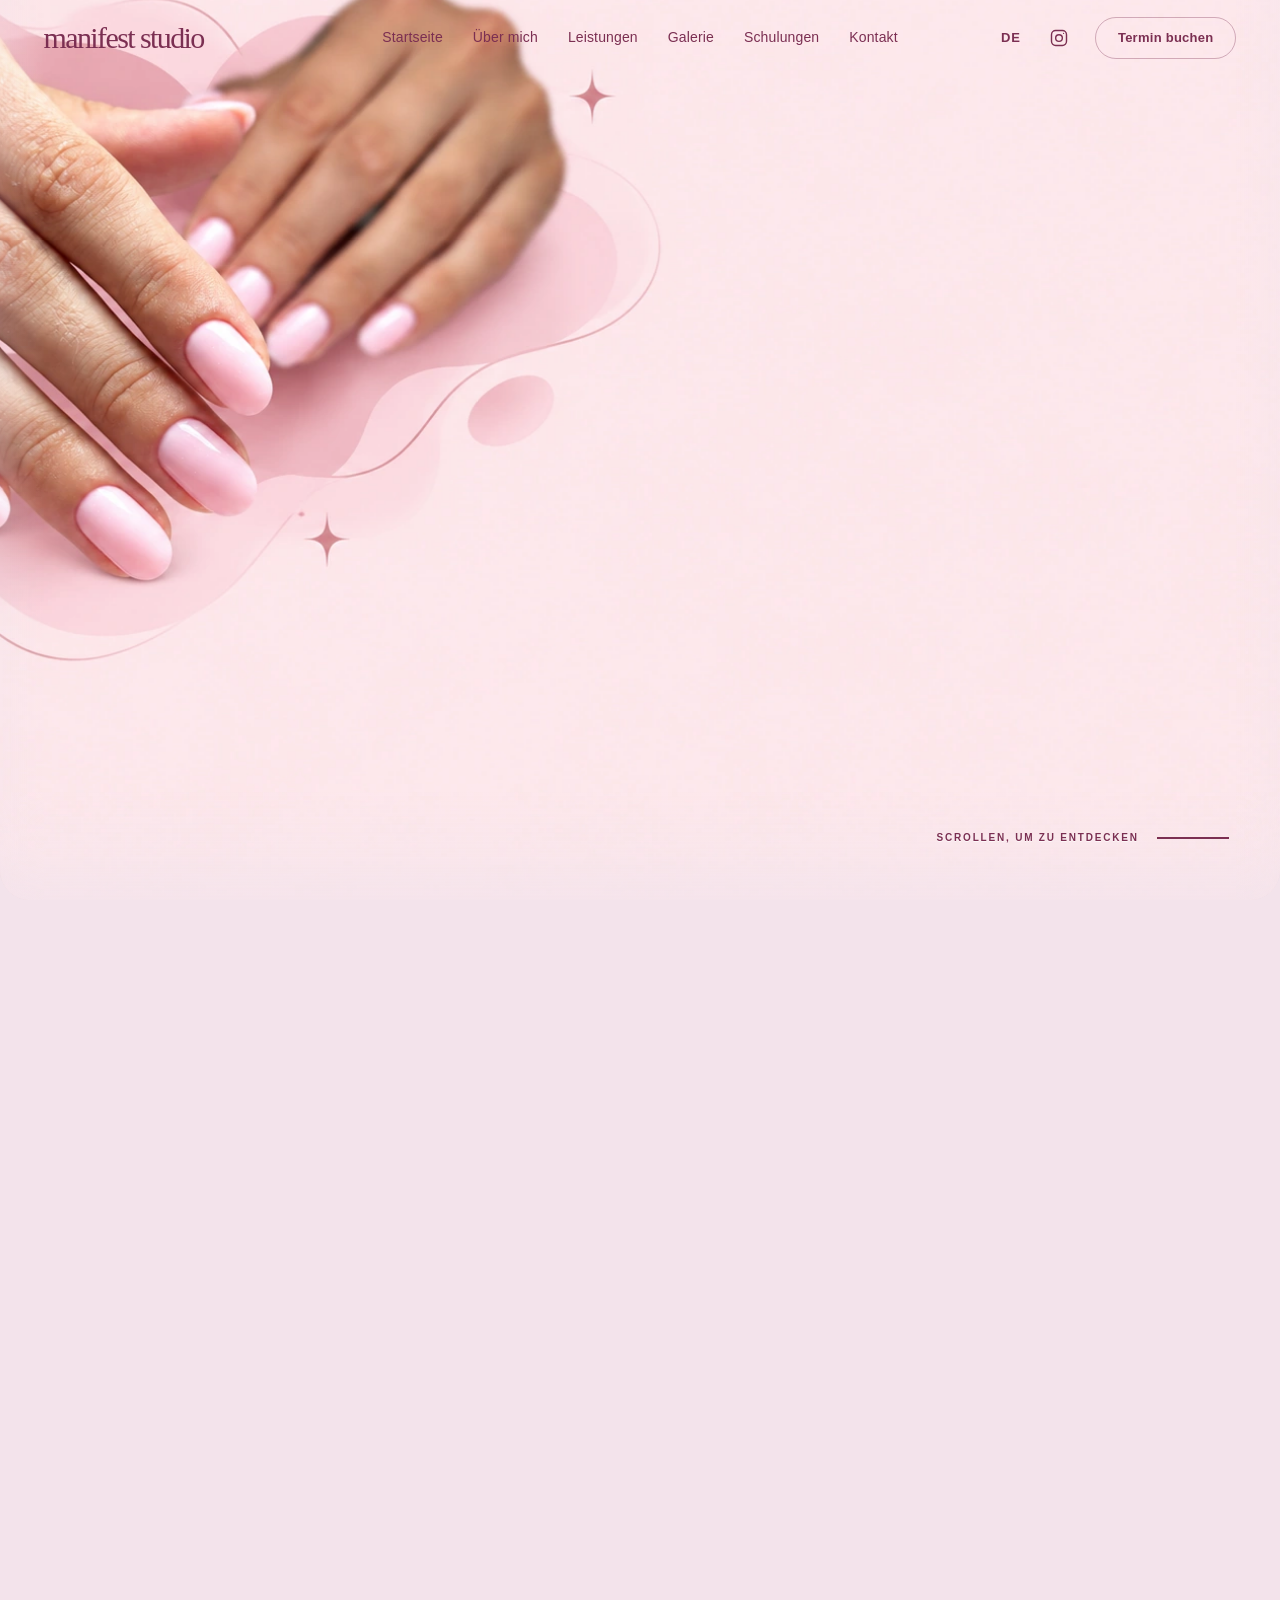
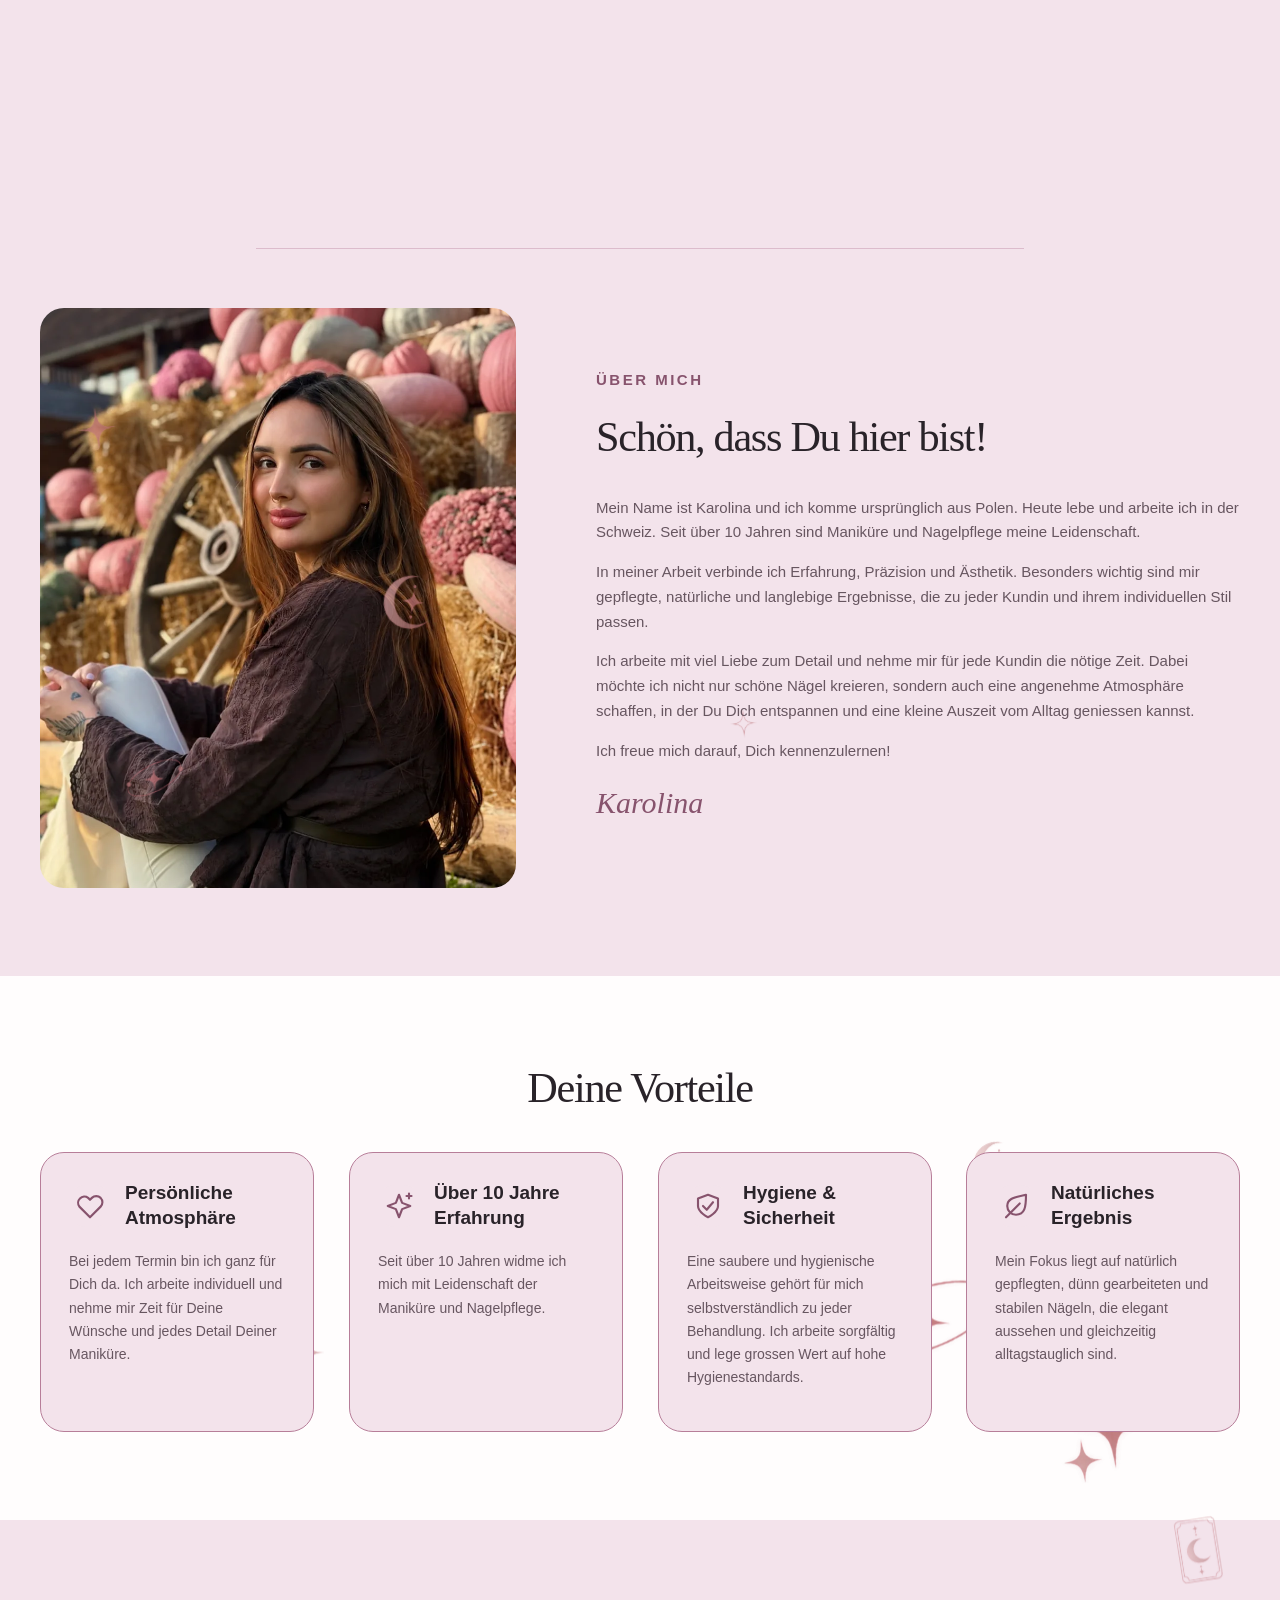
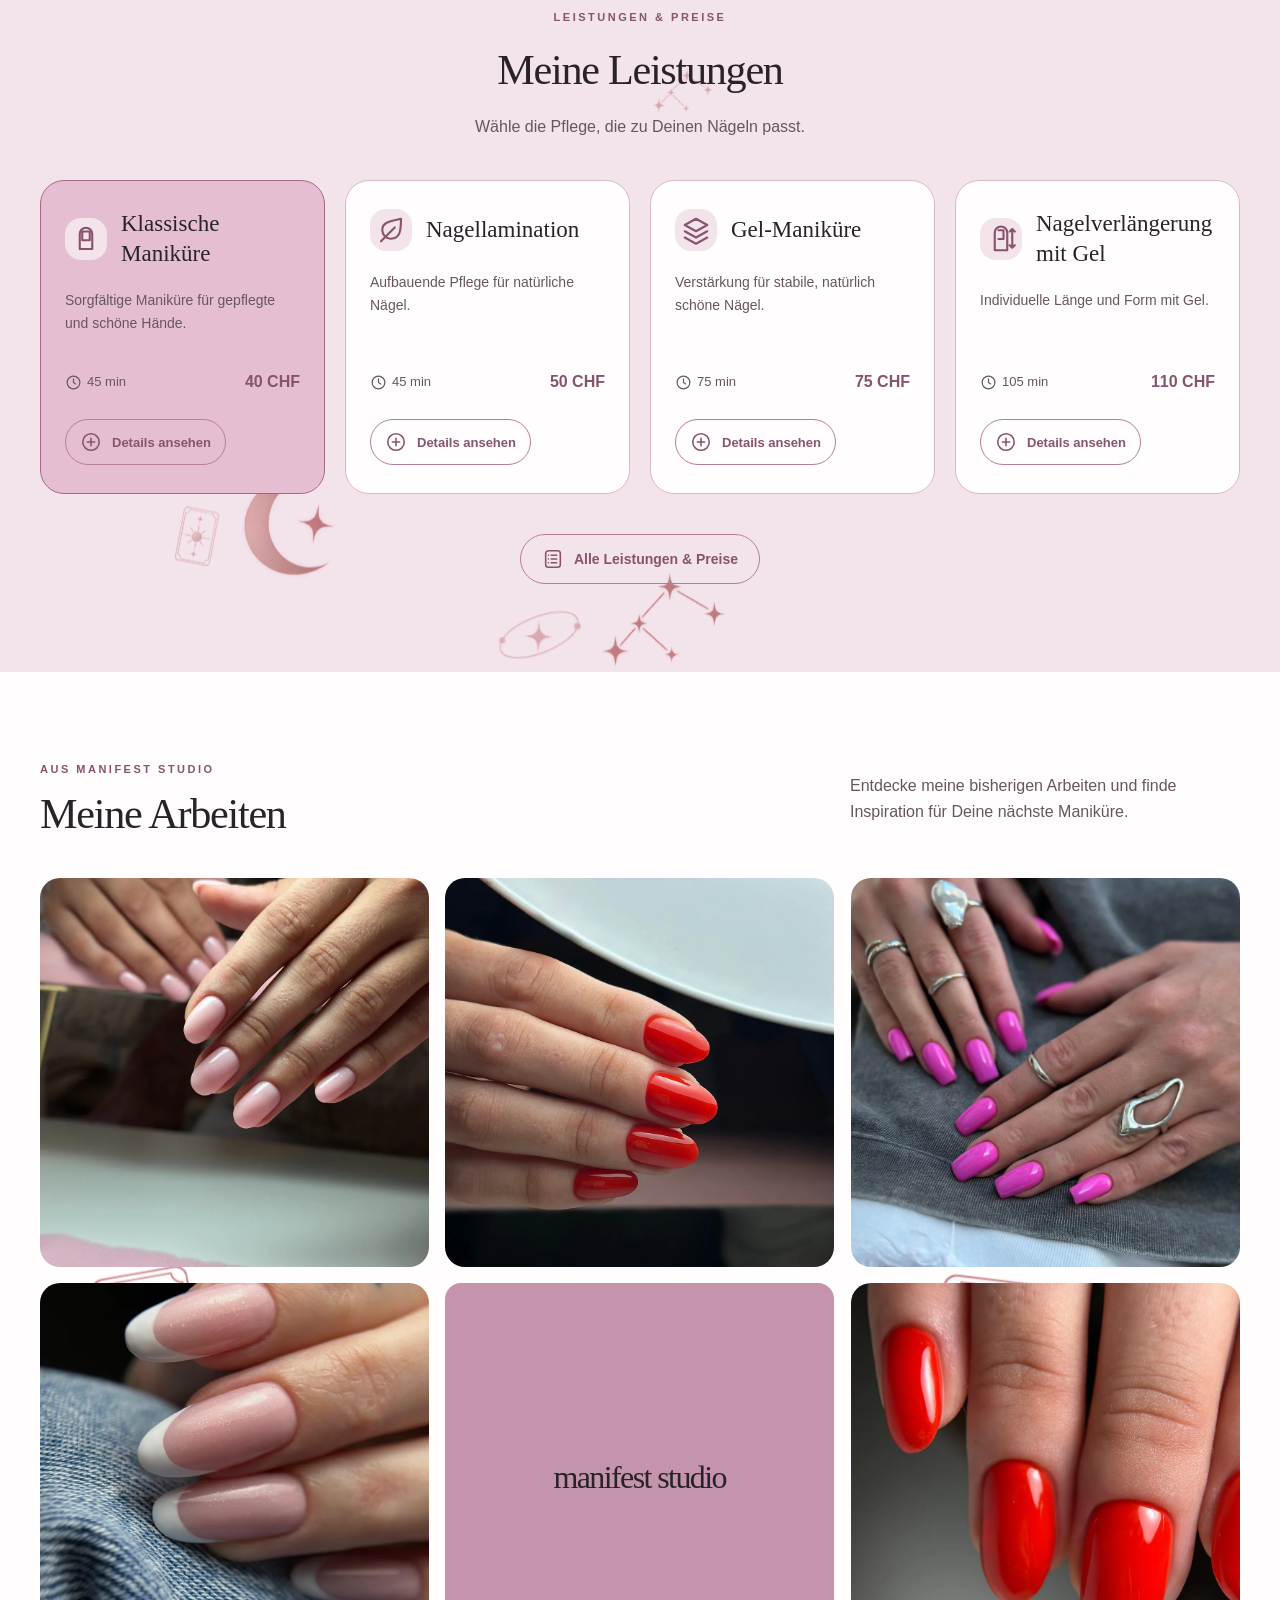
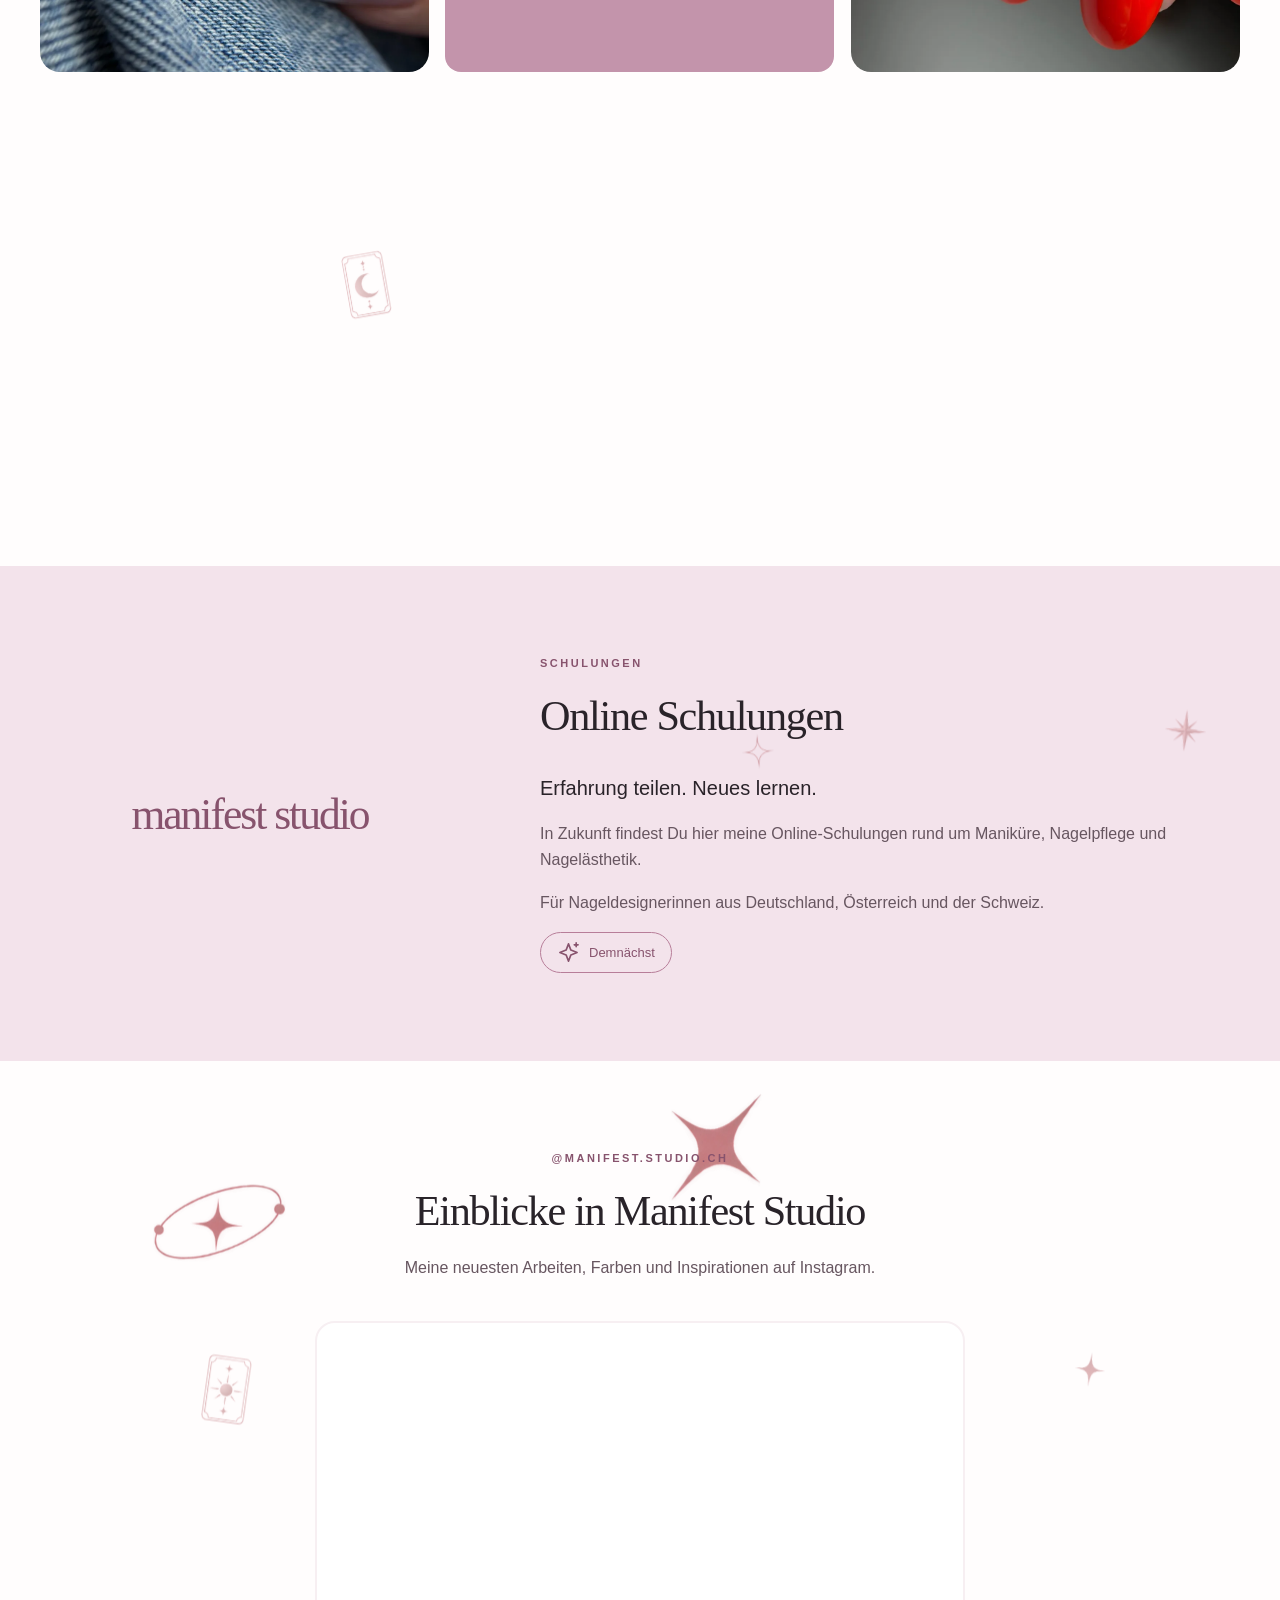
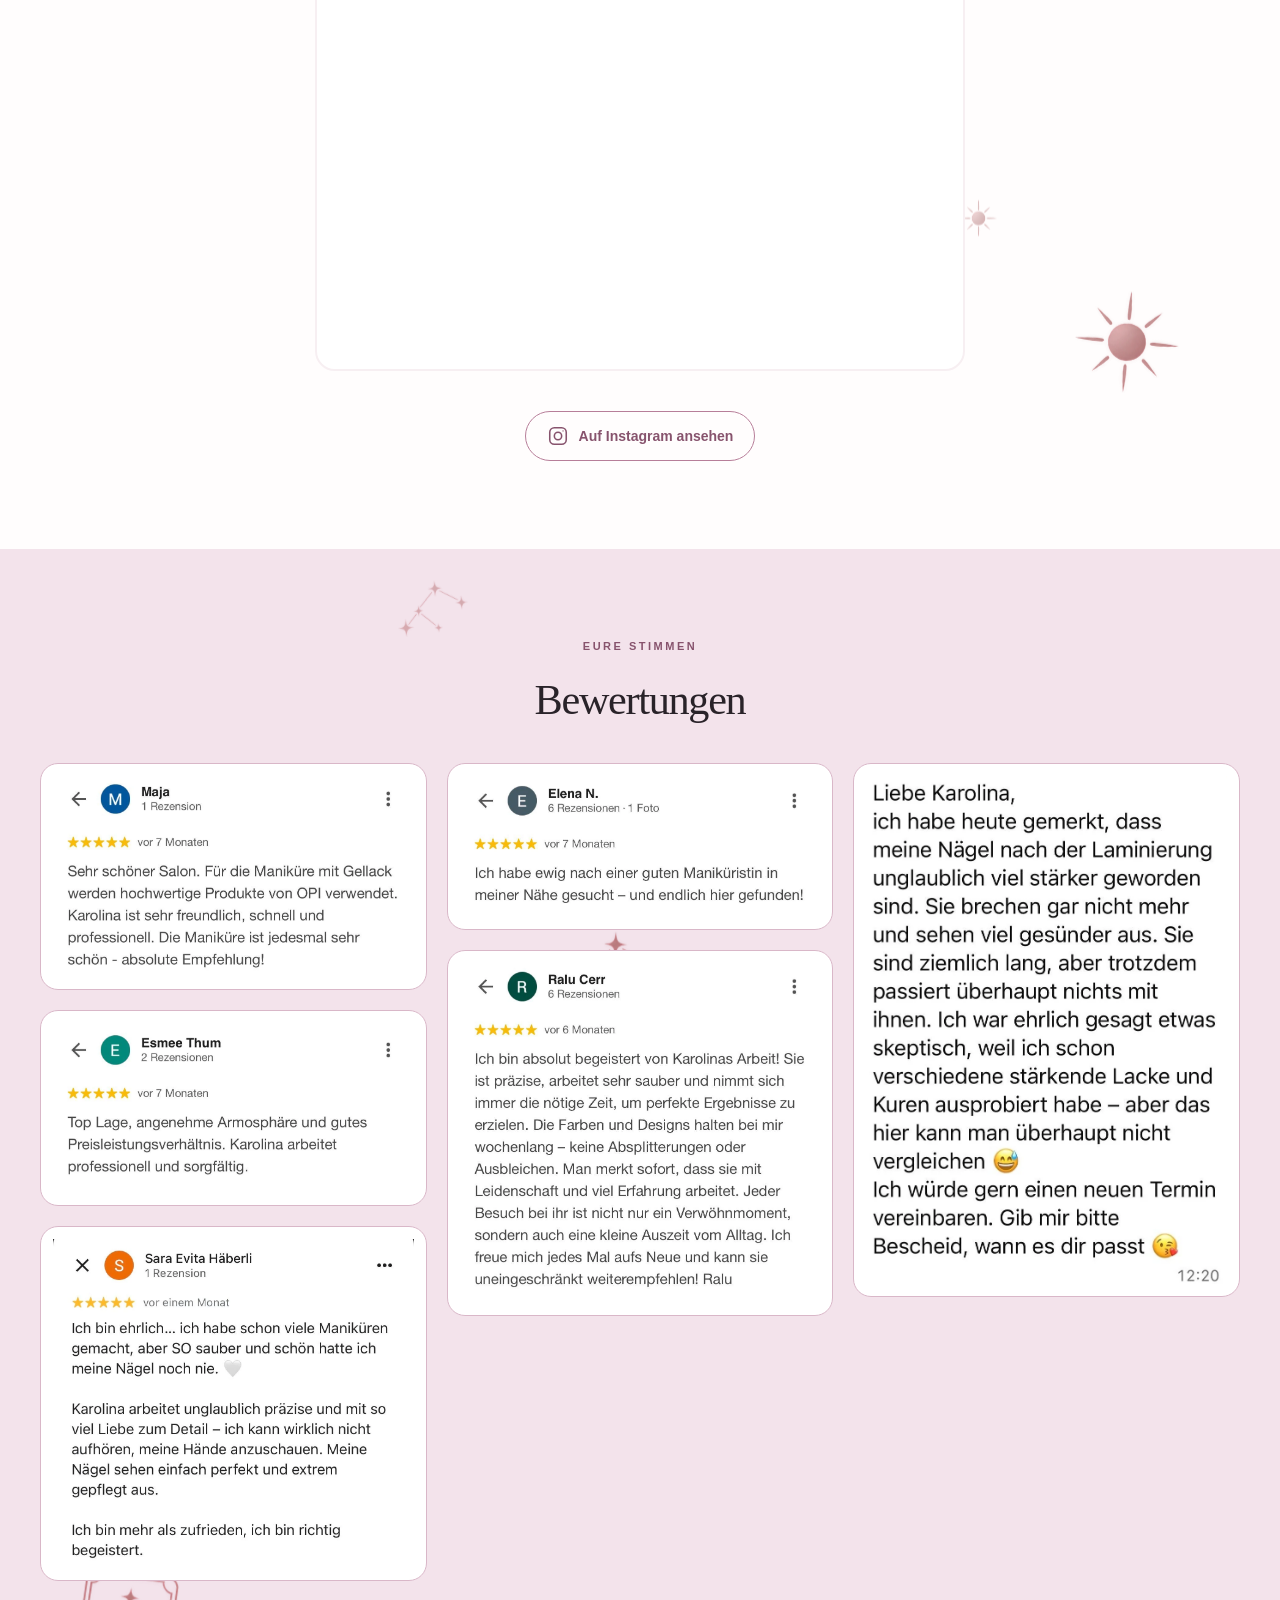
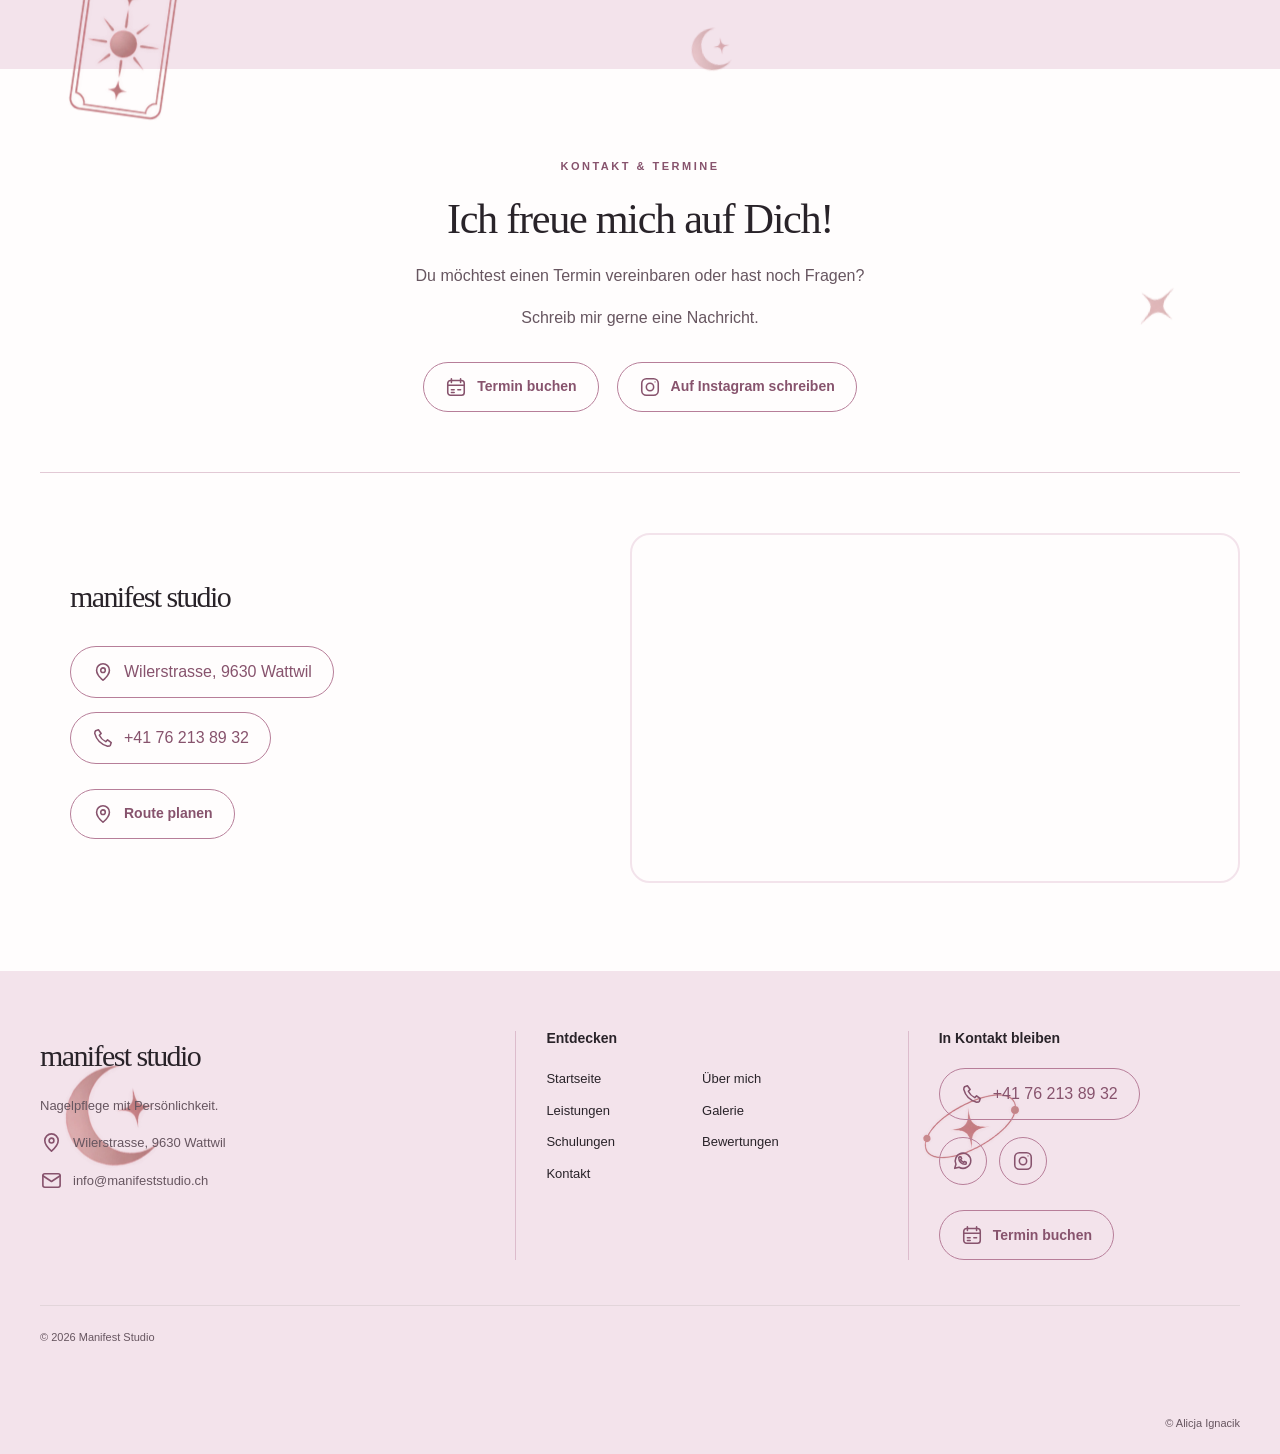
<file: index.html>
<!doctype html>
<html lang="de" translate="no" class="notranslate">
  <head>
    <meta charset="utf-8" />
    <meta name="google" content="notranslate" />
    <meta
      name="viewport"
      content="width=device-width, initial-scale=1"
    />
    <title>Manifest Studio - Nails</title>
    <meta
      name="description"
      content="Maniküre und Nagelpflege bei Karolina in Wattwil."
    />
    <link
      rel="icon"
      href="favicon.svg"
      type="image/svg+xml"
    />
    <link
      rel="preload"
      as="image"
      href="images/maingraphics.webp"
      fetchpriority="high"
    />
    <link
      rel="stylesheet"
      href="style.css?v=20261013-1915"
    />
    <script
      src="translations.js?v=20261013-1610"
      defer
    ></script>
    <script
      src="studio-config.js"
      defer
    ></script>
    <script
      src="content.js?v=20261013-1855"
      defer
    ></script>
  </head>
  <body>
    <a
      class="skip"
      href="#main"
      data-t="skip"
    ></a>
    <header class="header header-overlay">
      <div class="navbar">
        <a
          class="brand"
          href="index.html"
          aria-label="Manifest Studio"
          >manifest studio</a
        >
        <nav
          id="main-nav"
          class="main-nav"
          aria-label="Navigation"
        >
          <a
            href="#home"
            data-t="navHome"
          ></a
          ><a
            href="#about"
            data-t="navAbout"
          ></a
          ><a
            href="#services"
            data-t="navServices"
          ></a
          ><a
            href="#gallery"
            data-t="navGallery"
          ></a
          ><a
            href="#training"
            data-t="navTraining"
          ></a
          ><a
            href="#contact"
            data-t="navContact"
          ></a>
          <div class="mobile-nav-actions">
            <a
              class="action"
              href="https://www.instagram.com/manifest.studio.ch/"
              target="_blank"
              rel="noopener"
              ><svg
                class="icon"
                aria-hidden="true"
              >
                <use href="icons.svg#instagram"></use></svg
              ><span data-t="followInstagram"></span></a
            ><a
              class="action"
              href="#contact"
              ><svg
                class="icon"
                aria-hidden="true"
              >
                <use href="icons.svg#calendar"></use></svg
              ><span data-t="book"></span
            ></a>
          </div>
        </nav>
        <div class="header-tools">
          <div class="language-picker">
            <button
              class="language-toggle icon-button"
              type="button"
              aria-label="Language"
              aria-expanded="false"
              aria-controls="language-options"
            >
              DE
            </button>
            <div
              class="language-options"
              id="language-options"
              hidden
            >
              <button
                type="button"
                data-lang="de"
                lang="de"
                aria-pressed="false"
              >
                Deutsch</button
              ><button
                type="button"
                data-lang="pl"
                lang="pl"
                aria-pressed="false"
              >
                Polski</button
              ><button
                type="button"
                data-lang="en"
                lang="en"
                aria-pressed="false"
              >
                English</button
              ><button
                type="button"
                data-lang="ru"
                lang="ru"
                aria-pressed="false"
              >
                Русский</button
              ><button
                type="button"
                data-lang="uk"
                lang="uk"
                aria-pressed="false"
              >
                Українська
              </button>
            </div>
          </div>
          <a
            class="action follow-header"
            href="https://www.instagram.com/manifest.studio.ch/"
            target="_blank"
            rel="noopener"
            data-label="followInstagram"
            ><svg
              class="icon"
              aria-hidden="true"
            >
              <use href="icons.svg#instagram"></use></svg
            ><span data-t="followInstagram"></span></a
          ><a
            class="action nav-book"
            href="#contact"
            data-label="book"
            ><svg
              class="icon"
              aria-hidden="true"
            >
              <use href="icons.svg#calendar"></use></svg
            ><span data-t="book"></span></a
          ><button
            class="menu-toggle icon-button"
            type="button"
            aria-expanded="false"
            aria-controls="main-nav"
            data-label="menu"
          >
            <svg
              class="icon"
              aria-hidden="true"
            >
              <use href="icons.svg#menu"></use>
            </svg>
          </button>
        </div>
      </div>
    </header>
    <main id="main">
      <section
        class="hero"
        id="home"
        aria-label="Manifest Studio"
      >
        <div class="hero-sticky">
          <div class="hero-photo">
            <img
              src="images/maingraphics.webp"
              width="1672"
              height="941"
              alt=""
              data-work="0"
              fetchpriority="high"
            />
          </div>
          <div class="fx-layer hero-fx" aria-hidden="true">
            <span class="fx" style="--x:47%;--y:5%;--w:120;--r:-8deg;--mx:60%;--my:5%;" data-reveal="0.1"><img src="images/fx/fx-04.webp" width="296" height="340" alt="" /></span>
            <span class="fx" style="--x:43%;--y:27%;--w:100;--r:8deg;--mx:3%;--my:6%;" data-reveal="0.17"><img src="images/fx/fx-12.webp" width="301" height="340" alt="" /></span>
            <span class="fx" style="--x:40%;--y:49%;--w:42;--r:0deg;--mx:84%;--my:22%;" data-reveal="0.24"><img src="images/fx/fx-01.webp" width="299" height="340" alt="" /></span>
            <span class="fx m-tall" style="--x:46%;--y:58%;--w:60;--r:12deg;--mx:6%;--my:25%;" data-reveal="0.31"><img src="images/fx/fx-11.webp" width="327" height="340" alt="" /></span>
            <span class="fx m-tall" style="--x:3%;--y:64%;--w:190;--r:-6deg;--mx:52%;--my:28%;" data-reveal="0.38"><img src="images/fx/fx-08.webp" width="340" height="209" alt="" /></span>
            <span class="fx d-only" style="--x:22%;--y:58%;--w:84;--r:-12deg;" data-reveal="0.45"><img src="images/fx/fx-09.webp" width="219" height="340" alt="" /></span>
            <span class="fx d-only" style="--x:28%;--y:62%;--w:84;--r:9deg;" data-reveal="0.52"><img src="images/fx/fx-10.webp" width="220" height="340" alt="" /></span>
            <span class="fx" style="--x:30%;--y:80%;--w:74;--r:0deg;--mx:76%;--my:9%;" data-reveal="0.58"><img src="images/fx/fx-06.webp" width="340" height="335" alt="" /></span>
            <span class="fx d-only" style="--x:42%;--y:68%;--w:140;--r:0deg;" data-reveal="0.64"><img src="images/fx/fx-07.webp" width="340" height="256" alt="" /></span>
            <span class="fx d-only" style="--x:36%;--y:56%;--w:44;--r:20deg;" data-reveal="0.7"><img src="images/fx/fx-02.webp" width="284" height="340" alt="" /></span>
            <span class="fx d-only" style="--x:50%;--y:88%;--w:54;--r:0deg;" data-reveal="0.76"><img src="images/fx/fx-03.webp" width="301" height="340" alt="" /></span>
            <span class="fx" style="--x:36%;--y:8%;--w:30;--r:0deg;--mx:36%;--my:6%;" data-reveal="0.82"><img src="images/fx/fx-01.webp" width="299" height="340" alt="" /></span>
            <span class="fx d-only" style="--x:74%;--y:12%;--w:42;--r:8deg;--o:.55;" data-reveal="0.18"><img src="images/fx/fx-03.webp" width="301" height="340" alt="" /></span>
            <span class="fx d-only" style="--x:91%;--y:27%;--w:54;--r:-8deg;--o:.5;" data-reveal="0.3"><img src="images/fx/fx-12.webp" width="301" height="340" alt="" /></span>
            <span class="fx d-only" style="--x:83%;--y:73%;--w:48;--r:0deg;--o:.48;" data-reveal="0.56"><img src="images/fx/fx-06.webp" width="340" height="335" alt="" /></span>
            <span class="fx d-only" style="--x:93%;--y:88%;--w:38;--r:14deg;--o:.48;" data-reveal="0.72"><img src="images/fx/fx-02.webp" width="284" height="340" alt="" /></span>
          </div>
          <div class="hero-copy">
            <p
              class="eyebrow reveal"
              data-reveal="0.05"
              data-t="intro"
            ></p>
            <h1>
              <span
                class="reveal"
                data-reveal="0.17"
                data-t="headline1"
              ></span>
              <em>
                <span
                  class="reveal"
                  data-reveal="0.32"
                  data-t="storyWord1"
                ></span>
                <span
                  class="reveal"
                  data-reveal="0.40"
                  data-t="storyWord2"
                ></span>
                <span
                  class="reveal"
                  data-reveal="0.48"
                  data-t="storyWord3"
                ></span>
              </em>
            </h1>
            <p
              class="hero-description reveal"
              data-reveal="0.58"
              data-t="description"
            ></p>
            <p
              class="location-tag reveal"
              data-reveal="0.66"
            >
              <svg
                class="icon"
                aria-hidden="true"
                focusable="false"
              >
                <use href="icons.svg#pin"></use></svg
              ><span data-t="country"></span>
            </p>
            <a
              href="#contact"
              class="action reveal"
              data-reveal="0.76"
              ><svg
                class="icon"
                aria-hidden="true"
                focusable="false"
              >
                <use href="icons.svg#calendar"></use></svg
              ><span data-t="book"></span
            ></a>
          </div>
          <div
            class="scroll-hint"
            aria-hidden="true"
          >
            <span data-t="scrollHint"></span><span class="scroll-line"></span>
          </div>
        </div>
      </section>
      <div class="site-shell">
        <div class="fx-layer site-fx" aria-hidden="true" data-parallax>
          <span class="fx" style="--x:7%;--y:6%;--w:52;--r:-7deg;--mx:7%;--my:6%;--mw:34;" data-speed=".035"><img src="images/fx/fx-05.webp" width="308" height="340" alt="" loading="lazy" /></span>
          <span class="fx" style="--x:76%;--y:11%;--w:44;--r:8deg;--mx:76%;--my:11%;--mw:30;" data-speed="-.04"><img src="images/fx/fx-12.webp" width="301" height="340" alt="" loading="lazy" /></span>
          <span class="fx" style="--x:23%;--y:17%;--w:34;--r:0deg;--mx:23%;--my:17%;--mw:25;" data-speed=".03"><img src="images/fx/fx-01.webp" width="299" height="340" alt="" loading="lazy" /></span>
          <span class="fx" style="--x:88%;--y:23%;--w:58;--r:-6deg;--mx:83%;--my:23%;--mw:36;" data-speed="-.035"><img src="images/fx/fx-04.webp" width="296" height="340" alt="" loading="lazy" /></span>
          <span class="fx" style="--x:39%;--y:29%;--w:92;--r:2deg;--mx:11%;--my:29%;--mw:48;" data-speed=".025"><img src="images/fx/fx-08.webp" width="340" height="209" alt="" loading="lazy" /></span>
          <span class="fx" style="--x:9%;--y:36%;--w:42;--r:12deg;--mx:9%;--my:36%;--mw:28;" data-speed="-.03"><img src="images/fx/fx-02.webp" width="284" height="340" alt="" loading="lazy" /></span>
          <span class="fx" style="--x:69%;--y:41%;--w:48;--r:-9deg;--mx:70%;--my:41%;--mw:31;" data-speed=".035"><img src="images/fx/fx-09.webp" width="219" height="340" alt="" loading="lazy" /></span>
          <span class="fx" style="--x:46%;--y:48%;--w:34;--r:0deg;--mx:27%;--my:48%;--mw:24;" data-speed="-.025"><img src="images/fx/fx-03.webp" width="301" height="340" alt="" loading="lazy" /></span>
          <span class="fx" style="--x:91%;--y:53%;--w:46;--r:5deg;--mx:82%;--my:53%;--mw:30;" data-speed=".03"><img src="images/fx/fx-11.webp" width="327" height="340" alt="" loading="lazy" /></span>
          <span class="fx" style="--x:16%;--y:59%;--w:48;--r:8deg;--mx:16%;--my:59%;--mw:30;" data-speed="-.035"><img src="images/fx/fx-10.webp" width="220" height="340" alt="" loading="lazy" /></span>
          <span class="fx" style="--x:62%;--y:65%;--w:38;--r:0deg;--mx:66%;--my:65%;--mw:26;" data-speed=".03"><img src="images/fx/fx-06.webp" width="340" height="335" alt="" loading="lazy" /></span>
          <span class="fx" style="--x:31%;--y:71%;--w:80;--r:-4deg;--mx:8%;--my:71%;--mw:44;" data-speed="-.025"><img src="images/fx/fx-07.webp" width="340" height="256" alt="" loading="lazy" /></span>
          <span class="fx" style="--x:82%;--y:77%;--w:50;--r:9deg;--mx:78%;--my:77%;--mw:32;" data-speed=".035"><img src="images/fx/fx-12.webp" width="301" height="340" alt="" loading="lazy" /></span>
          <span class="fx" style="--x:11%;--y:83%;--w:36;--r:0deg;--mx:11%;--my:83%;--mw:25;" data-speed="-.03"><img src="images/fx/fx-01.webp" width="299" height="340" alt="" loading="lazy" /></span>
          <span class="fx" style="--x:54%;--y:88%;--w:44;--r:-8deg;--mx:52%;--my:88%;--mw:29;" data-speed=".025"><img src="images/fx/fx-05.webp" width="308" height="340" alt="" loading="lazy" /></span>
          <span class="fx" style="--x:89%;--y:89%;--w:40;--r:12deg;--mx:80%;--my:89%;--mw:27;" data-speed="-.03"><img src="images/fx/fx-02.webp" width="284" height="340" alt="" loading="lazy" /></span>
          <span class="fx" style="--x:57%;--y:8%;--w:30;--r:-4deg;--mx:54%;--my:8%;--mw:23;" data-speed=".025"><img src="images/fx/fx-03.webp" width="301" height="340" alt="" loading="lazy" /></span>
          <span class="fx" style="--x:14%;--y:25%;--w:40;--r:11deg;--mx:10%;--my:25%;--mw:27;" data-speed="-.03"><img src="images/fx/fx-10.webp" width="220" height="340" alt="" loading="lazy" /></span>
          <span class="fx" style="--x:73%;--y:34%;--w:36;--r:0deg;--mx:74%;--my:34%;--mw:25;" data-speed=".028"><img src="images/fx/fx-06.webp" width="340" height="335" alt="" loading="lazy" /></span>
          <span class="fx" style="--x:27%;--y:44%;--w:46;--r:-10deg;--mx:18%;--my:44%;--mw:30;" data-speed="-.026"><img src="images/fx/fx-09.webp" width="219" height="340" alt="" loading="lazy" /></span>
          <span class="fx" style="--x:84%;--y:62%;--w:34;--r:7deg;--mx:81%;--my:62%;--mw:24;" data-speed=".03"><img src="images/fx/fx-01.webp" width="299" height="340" alt="" loading="lazy" /></span>
          <span class="fx" style="--x:43%;--y:79%;--w:54;--r:-5deg;--mx:38%;--my:79%;--mw:33;" data-speed="-.025"><img src="images/fx/fx-12.webp" width="301" height="340" alt="" loading="lazy" /></span>
          <span class="fx" style="--x:34%;--y:4%;--w:32;--r:6deg;--mx:31%;--my:4%;--mw:23;" data-speed=".041"><img src="images/fx/fx-01.webp" width="299" height="340" alt="" loading="lazy" /></span>
          <span class="fx" style="--x:92%;--y:16%;--w:46;--r:-9deg;--mx:83%;--my:16%;--mw:29;" data-speed="-.046"><img src="images/fx/fx-09.webp" width="219" height="340" alt="" loading="lazy" /></span>
          <span class="fx" style="--x:51%;--y:22%;--w:68;--r:3deg;--mx:48%;--my:22%;--mw:38;" data-speed=".037"><img src="images/fx/fx-07.webp" width="340" height="256" alt="" loading="lazy" /></span>
          <span class="fx" style="--x:4%;--y:31%;--w:38;--r:13deg;--mx:5%;--my:31%;--mw:25;" data-speed="-.042"><img src="images/fx/fx-02.webp" width="284" height="340" alt="" loading="lazy" /></span>
          <span class="fx" style="--x:58%;--y:54%;--w:36;--r:-4deg;--mx:56%;--my:54%;--mw:25;" data-speed=".044"><img src="images/fx/fx-03.webp" width="301" height="340" alt="" loading="lazy" /></span>
          <span class="fx" style="--x:30%;--y:63%;--w:48;--r:8deg;--mx:27%;--my:63%;--mw:30;" data-speed="-.041"><img src="images/fx/fx-10.webp" width="220" height="340" alt="" loading="lazy" /></span>
          <span class="fx" style="--x:75%;--y:69%;--w:42;--r:0deg;--mx:74%;--my:69%;--mw:28;" data-speed=".046"><img src="images/fx/fx-06.webp" width="340" height="335" alt="" loading="lazy" /></span>
          <span class="fx fx-large" style="--x:4%;--y:9%;--w:118;--r:-8deg;--mx:5%;--my:9%;--mw:74;" data-speed=".04"><img src="images/fx/fx-12.webp" width="301" height="340" alt="" loading="lazy" /></span>
          <span class="fx fx-large" style="--x:67%;--y:13%;--w:142;--r:4deg;--mx:64%;--my:13%;--mw:86;" data-speed="-.038"><img src="images/fx/fx-08.webp" width="340" height="209" alt="" loading="lazy" /></span>
          <span class="fx fx-large" style="--x:82%;--y:18%;--w:104;--r:-6deg;--mx:77%;--my:18%;--mw:66;" data-speed=".042"><img src="images/fx/fx-04.webp" width="296" height="340" alt="" loading="lazy" /></span>
          <span class="fx fx-large" style="--x:19%;--y:24%;--w:96;--r:9deg;--mx:15%;--my:24%;--mw:62;" data-speed="-.041"><img src="images/fx/fx-05.webp" width="308" height="340" alt="" loading="lazy" /></span>
          <span class="fx fx-large" style="--x:47%;--y:29%;--w:128;--r:0deg;--mx:43%;--my:29%;--mw:78;" data-speed=".036"><img src="images/fx/fx-07.webp" width="340" height="256" alt="" loading="lazy" /></span>
          <span class="fx fx-large" style="--x:8%;--y:35%;--w:102;--r:-10deg;--mx:7%;--my:35%;--mw:64;" data-speed="-.044"><img src="images/fx/fx-09.webp" width="219" height="340" alt="" loading="lazy" /></span>
          <span class="fx fx-large" style="--x:73%;--y:39%;--w:112;--r:7deg;--mx:70%;--my:39%;--mw:70;" data-speed=".039"><img src="images/fx/fx-10.webp" width="220" height="340" alt="" loading="lazy" /></span>
          <span class="fx fx-large" style="--x:31%;--y:45%;--w:88;--r:0deg;--mx:27%;--my:45%;--mw:58;" data-speed="-.037"><img src="images/fx/fx-01.webp" width="299" height="340" alt="" loading="lazy" /></span>
          <span class="fx fx-large" style="--x:88%;--y:49%;--w:118;--r:-5deg;--mx:80%;--my:49%;--mw:72;" data-speed=".043"><img src="images/fx/fx-11.webp" width="327" height="340" alt="" loading="lazy" /></span>
          <span class="fx fx-large" style="--x:52%;--y:55%;--w:104;--r:10deg;--mx:49%;--my:55%;--mw:66;" data-speed="-.04"><img src="images/fx/fx-02.webp" width="284" height="340" alt="" loading="lazy" /></span>
          <span class="fx fx-large" style="--x:12%;--y:60%;--w:136;--r:3deg;--mx:9%;--my:60%;--mw:82;" data-speed=".038"><img src="images/fx/fx-08.webp" width="340" height="209" alt="" loading="lazy" /></span>
          <span class="fx fx-large" style="--x:64%;--y:65%;--w:94;--r:-8deg;--mx:61%;--my:65%;--mw:60;" data-speed="-.042"><img src="images/fx/fx-12.webp" width="301" height="340" alt="" loading="lazy" /></span>
          <span class="fx fx-large" style="--x:84%;--y:70%;--w:108;--r:5deg;--mx:78%;--my:70%;--mw:68;" data-speed=".04"><img src="images/fx/fx-06.webp" width="340" height="335" alt="" loading="lazy" /></span>
          <span class="fx fx-large" style="--x:24%;--y:74%;--w:100;--r:-9deg;--mx:19%;--my:74%;--mw:64;" data-speed="-.039"><img src="images/fx/fx-05.webp" width="308" height="340" alt="" loading="lazy" /></span>
          <span class="fx fx-large" style="--x:43%;--y:79%;--w:122;--r:2deg;--mx:39%;--my:79%;--mw:76;" data-speed=".041"><img src="images/fx/fx-07.webp" width="340" height="256" alt="" loading="lazy" /></span>
          <span class="fx fx-large" style="--x:6%;--y:84%;--w:98;--r:8deg;--mx:5%;--my:84%;--mw:62;" data-speed="-.043"><img src="images/fx/fx-10.webp" width="220" height="340" alt="" loading="lazy" /></span>
          </div><section
        class="section about"
        id="about"
      >
        <div class="about-photo-fx" aria-hidden="true">
          <span class="photo-fx" style="--ax:8%;--ay:17%;--aw:38px;--ar:-7deg"><img src="images/fx/fx-01.webp" alt="" /></span>
          <span class="photo-fx" style="--ax:72%;--ay:46%;--aw:48px;--ar:8deg"><img src="images/fx/fx-12.webp" alt="" /></span>
          <span class="photo-fx d-only" style="--ax:18%;--ay:78%;--aw:58px;--ar:-4deg"><img src="images/fx/fx-08.webp" alt="" /></span>
        </div>
        <div
          class="owner-photo"
          id="owner-photo"
        ></div>
        <div class="owner-copy">
          <p
            class="eyebrow"
            data-t="ownerLabel"
          ></p>
          <h2 data-t="ownerTitle"></h2>
          <p data-t="bio1"></p>
          <p data-t="bio2"></p>
          <p data-t="bio3"></p>
          <p data-t="bio4"></p>
          <span class="signature">Karolina</span>
        </div>
      </section>
      <section
        class="section benefits"
        id="benefits"
      >
        <div class="section-heading"><h2 data-t="benefitsTitle"></h2></div>
        <div class="benefit-grid" data-rows>
          <article>
            <div class="card-heading">
              <span class="icon-badge"
                ><svg
                  class="icon"
                  aria-hidden="true"
                  focusable="false"
                >
                  <use href="icons.svg#heart"></use></svg
              ></span>
              <h3 data-t="benefit1Title"></h3>
            </div>
            <p data-t="benefit1Text"></p>
          </article>
          <article>
            <div class="card-heading">
              <span class="icon-badge"
                ><svg
                  class="icon"
                  aria-hidden="true"
                  focusable="false"
                >
                  <use href="icons.svg#sparkles"></use></svg
              ></span>
              <h3 data-t="benefit2Title"></h3>
            </div>
            <p data-t="benefit2Text"></p>
          </article>
          <article>
            <div class="card-heading">
              <span class="icon-badge"
                ><svg
                  class="icon"
                  aria-hidden="true"
                  focusable="false"
                >
                  <use href="icons.svg#shield"></use></svg
              ></span>
              <h3 data-t="benefit3Title"></h3>
            </div>
            <p data-t="benefit3Text"></p>
          </article>
          <article>
            <div class="card-heading">
              <span class="icon-badge"
                ><svg
                  class="icon"
                  aria-hidden="true"
                  focusable="false"
                >
                  <use href="icons.svg#leaf"></use></svg
              ></span>
              <h3 data-t="benefit4Title"></h3>
            </div>
            <p data-t="benefit4Text"></p>
          </article>
        </div>
      </section>
      <section
        class="section services"
        id="services"
      >
        <div class="section-heading">
          <p
            class="eyebrow"
            data-t="servicesLabel"
          ></p>
          <h2 data-t="servicesTitle"></h2>
          <p data-t="servicesText"></p>
        </div>
        <div class="service-grid" data-rows>
          <article
            class="service-card featured"
            id="classic"
          >
            <div class="card-heading">
              <span class="icon-badge"
                ><svg
                  class="icon"
                  aria-hidden="true"
                  focusable="false"
                >
                  <use href="icons.svg#nail"></use></svg
              ></span>
              <h3 data-t="classicName"></h3>
            </div>
            <p
              class="service-description"
              data-t="shortclassic"
            ></p>
            <div class="service-meta">
              <span
                ><svg
                  class="icon"
                  aria-hidden="true"
                  focusable="false"
                >
                  <use href="icons.svg#clock"></use></svg
                >45 min</span
              ><strong>40 CHF</strong>
            </div>
            <a
              href="prices.html#classic"
              class="action card-action"
              ><svg
                class="icon"
                aria-hidden="true"
                focusable="false"
              >
                <use href="icons.svg#plus"></use></svg
              ><span data-t="details"></span
            ></a>
          </article>
          <article
            class="service-card"
            id="lamination"
          >
            <div class="card-heading">
              <span class="icon-badge"
                ><svg
                  class="icon"
                  aria-hidden="true"
                  focusable="false"
                >
                  <use href="icons.svg#leaf"></use></svg
              ></span>
              <h3 data-t="laminationName"></h3>
            </div>
            <p
              class="service-description"
              data-t="shortlamination"
            ></p>
            <div class="service-meta">
              <span
                ><svg
                  class="icon"
                  aria-hidden="true"
                  focusable="false"
                >
                  <use href="icons.svg#clock"></use></svg
                >45 min</span
              ><strong>50 CHF</strong>
            </div>
            <a
              href="prices.html#lamination"
              class="action card-action"
              ><svg
                class="icon"
                aria-hidden="true"
                focusable="false"
              >
                <use href="icons.svg#plus"></use></svg
              ><span data-t="details"></span
            ></a>
          </article>
          <article
            class="service-card"
            id="gel"
          >
            <div class="card-heading">
              <span class="icon-badge"
                ><svg
                  class="icon"
                  aria-hidden="true"
                  focusable="false"
                >
                  <use href="icons.svg#layers"></use></svg
              ></span>
              <h3 data-t="gelName"></h3>
            </div>
            <p
              class="service-description"
              data-t="shortgel"
            ></p>
            <div class="service-meta">
              <span
                ><svg
                  class="icon"
                  aria-hidden="true"
                  focusable="false"
                >
                  <use href="icons.svg#clock"></use></svg
                >75 min</span
              ><strong>75 CHF</strong>
            </div>
            <a
              href="prices.html#gel"
              class="action card-action"
              ><svg
                class="icon"
                aria-hidden="true"
                focusable="false"
              >
                <use href="icons.svg#plus"></use></svg
              ><span data-t="details"></span
            ></a>
          </article>
          <article
            class="service-card"
            id="extensions"
          >
            <div class="card-heading">
              <span class="icon-badge"
                ><svg
                  class="icon"
                  aria-hidden="true"
                  focusable="false"
                >
                  <use href="icons.svg#length"></use></svg
              ></span>
              <h3 data-t="extensionsName"></h3>
            </div>
            <p
              class="service-description"
              data-t="shortextensions"
            ></p>
            <div class="service-meta">
              <span
                ><svg
                  class="icon"
                  aria-hidden="true"
                  focusable="false"
                >
                  <use href="icons.svg#clock"></use></svg
                >105 min</span
              ><strong>110 CHF</strong>
            </div>
            <a
              href="prices.html#extensions"
              class="action card-action"
              ><svg
                class="icon"
                aria-hidden="true"
                focusable="false"
              >
                <use href="icons.svg#plus"></use></svg
              ><span data-t="details"></span
            ></a>
          </article>
        </div>
        <div class="section-action">
          <a
            href="prices.html"
            class="action"
            ><svg
              class="icon"
              aria-hidden="true"
              focusable="false"
            >
              <use href="icons.svg#list"></use></svg
            ><span data-t="allPrices"></span
          ></a>
        </div>
      </section>
      <section
        class="section gallery"
        id="gallery"
      >
        <div class="section-heading">
          <p
            class="eyebrow"
            data-t="galleryLabel"
          ></p>
          <h2 data-t="galleryTitle"></h2>
          <p data-t="galleryText"></p>
        </div>
        <div class="gallery-grid" data-rows>
          <figure>
            <button
              class="gallery-open"
              type="button"
            >
              <img
                src="images/work-01.webp"
                alt=""
                data-work="0"
                width="1080"
                height="1440"
                loading="lazy"
              />
            </button>
          </figure>
          <figure>
            <button
              class="gallery-open"
              type="button"
            >
              <img
                src="images/work-02.webp"
                alt=""
                data-work="1"
                width="1080"
                height="1440"
                loading="lazy"
              />
            </button>
          </figure>
          <figure>
            <button
              class="gallery-open"
              type="button"
            >
              <img
                src="images/work-03.webp"
                alt=""
                data-work="2"
                width="1080"
                height="1440"
                loading="lazy"
              />
            </button>
          </figure>
          <figure>
            <button
              class="gallery-open"
              type="button"
            >
              <img
                src="images/work-04.webp"
                alt=""
                data-work="3"
                width="1080"
                height="1440"
                loading="lazy"
              />
            </button>
          </figure>
          <div class="gallery-brand"><span class="brand">manifest studio</span></div>
          <figure>
            <button
              class="gallery-open"
              type="button"
            >
              <img
                src="images/work-05.webp"
                alt=""
                data-work="4"
                width="1080"
                height="1440"
                loading="lazy"
              />
            </button>
          </figure>
          <figure>
            <button
              class="gallery-open"
              type="button"
            >
              <img
                src="images/work-06.webp"
                alt=""
                data-work="5"
                width="1080"
                height="1440"
                loading="lazy"
              />
            </button>
          </figure>
          <figure>
            <button
              class="gallery-open"
              type="button"
            >
              <img
                src="images/work-07.webp"
                alt=""
                data-work="6"
                width="1080"
                height="1440"
                loading="lazy"
              />
            </button>
          </figure>
          <figure>
            <button
              class="gallery-open"
              type="button"
            >
              <img
                src="images/work-08.webp"
                alt=""
                data-work="7"
                width="1080"
                height="1440"
                loading="lazy"
              />
            </button>
          </figure>
        </div>
      </section>
      <section
        class="section training"
        id="training"
      >
        <div
          class="training-mark"
          aria-hidden="true"
        >
          manifest studio
        </div>
        <div>
          <p
            class="eyebrow"
            data-t="navTraining"
          ></p>
          <h2 data-t="trainingTitle"></h2>
          <h3 data-t="trainingLead"></h3>
          <p data-t="trainingText"></p>
          <p data-t="trainingAudience"></p>
          <span class="coming-soon"
            ><svg
              class="icon"
              aria-hidden="true"
              focusable="false"
            >
              <use href="icons.svg#sparkles"></use></svg
            ><span data-t="comingSoon"></span
          ></span>
        </div>
      </section>
      <section
        class="section instagram"
        id="instagram"
      >
        <div class="section-heading">
          <p class="eyebrow">@manifest.studio.ch</p>
          <h2 data-t="instagramTitle"></h2>
          <p data-t="instagramText"></p>
        </div>
        <div
          class="integration-placeholder"
          id="instagram-content"
        ></div>
        <div class="section-action">
          <a
            href="https://www.instagram.com/manifest.studio.ch/"
            class="action"
            target="_blank"
            rel="noopener"
            ><svg
              class="icon"
              aria-hidden="true"
              focusable="false"
            >
              <use href="icons.svg#instagram"></use></svg
            ><span data-t="viewInstagram"></span
          ></a>
        </div>
      </section>
      <section
        class="section reviews"
        id="reviews"
      >
        <div class="section-heading">
          <p
            class="eyebrow"
            data-t="reviewsLabel"
          ></p>
          <h2 data-t="reviewsTitle"></h2>
        </div>
        <div
          class="review-grid"
          id="review-grid"
        ></div>
      </section>
      <section
        class="section contact"
        id="contact"
      >
        <div class="section-heading">
          <p
            class="eyebrow"
            data-t="contactLabel"
          ></p>
          <h2 data-t="visitTitle"></h2>
          <p data-t="visitText"></p>
          <p data-t="contactMessage"></p>
          <div class="contact-actions">
            <button
              type="button"
              class="action"
              data-book
            >
              <svg
                class="icon"
                aria-hidden="true"
                focusable="false"
              >
                <use href="icons.svg#calendar"></use></svg
              ><span data-t="book"></span></button
            ><a
              href="https://www.instagram.com/manifest.studio.ch/"
              class="action secondary"
              target="_blank"
              rel="noopener"
              ><svg
                class="icon"
                aria-hidden="true"
                focusable="false"
              >
                <use href="icons.svg#instagram"></use></svg
              ><span data-t="contactInstagram"></span
            ></a>
          </div>
        </div>
        <div class="location-grid">
          <div class="location-copy">
            <h3 class="brand">manifest studio</h3>
            <a
              class="action address-action"
              href="https://www.google.com/maps/search/?api=1&amp;query=Wilerstrasse%2C%209630%20Wattwil"
              target="_blank"
              rel="noopener"
            >
              <svg
                class="icon"
                aria-hidden="true"
                focusable="false"
              >
                <use href="icons.svg#pin"></use></svg
              ><span id="studio-address"></span
            ></a>

            <button
              class="action contact-phone"
              type="button"
              data-book
            >
              <svg
                class="icon"
                aria-hidden="true"
                focusable="false"
              >
                <use href="icons.svg#phone"></use></svg
              ><span>+41 76 213 89 32</span>
            </button>
            <div class="directions">
              <a
                href="https://www.google.com/maps/dir/?api=1&destination=Wilerstrasse%2C%209630%20Wattwil"
                class="action"
                id="map-directions"
                target="_blank"
                rel="noopener"
                ><svg
                  class="icon"
                  aria-hidden="true"
                  focusable="false"
                >
                  <use href="icons.svg#pin"></use></svg
                ><span data-t="directions"></span
              ></a>
            </div>
          </div>
          <div
            class="google-map"
            id="google-map"
          ></div>
        </div>
      </section>
          </div>
    </main>
    <footer class="footer">

      <div class="fx-layer footer-global-fx" aria-hidden="true" data-parallax>
        <span class="fx fx-large" style="--x:5%;--y:16%;--w:104;--r:-8deg;--mx:6%;--my:16%;--mw:62;" data-speed=".038"><img src="images/fx/fx-05.webp" width="308" height="340" alt="" loading="lazy" /></span>
        <span class="fx fx-large" style="--x:34%;--y:58%;--w:92;--r:5deg;--mx:30%;--my:58%;--mw:56;" data-speed="-.04"><img src="images/fx/fx-12.webp" width="301" height="340" alt="" loading="lazy" /></span>
        <span class="fx fx-large" style="--x:72%;--y:22%;--w:112;--r:-5deg;--mx:70%;--my:22%;--mw:68;" data-speed=".041"><img src="images/fx/fx-08.webp" width="340" height="209" alt="" loading="lazy" /></span>
        <span class="fx fx-large" style="--x:88%;--y:70%;--w:96;--r:10deg;--mx:80%;--my:70%;--mw:58;" data-speed="-.039"><img src="images/fx/fx-02.webp" width="284" height="340" alt="" loading="lazy" /></span>
      </div>

      <div class="footer-grid">
        <div class="footer-brand-block">
          <a
            class="brand"
            href="index.html"
            >manifest studio</a
          >
          <p data-t="footerNote"></p>
          <p class="footer-address">
            <svg
              class="icon"
              aria-hidden="true"
              focusable="false"
            >
              <use href="icons.svg#pin"></use></svg
            >Wilerstrasse, 9630 Wattwil
          </p>
          <p class="footer-address footer-email">
            <svg
              class="icon"
              aria-hidden="true"
              focusable="false"
            >
              <use href="icons.svg#mail"></use></svg
            ><a href="mailto:info@manifeststudio.ch">info@manifeststudio.ch</a>
          </p>
        </div>
        <div>
          <h2 data-t="footerNav"></h2>
          <nav
            class="footer-nav"
            aria-label="Footer"
          >
            <a
              href="index.html#home"
              data-t="navHome"
            ></a
            ><a
              href="index.html#about"
              data-t="navAbout"
            ></a
            ><a
              href="index.html#services"
              data-t="navServices"
            ></a
            ><a
              href="index.html#gallery"
              data-t="navGallery"
            ></a
            ><a
              href="index.html#training"
              data-t="navTraining"
            ></a
            ><a
              href="index.html#reviews"
              data-t="reviewsTitle"
            ></a
            ><a
              href="index.html#contact"
              data-t="navContact"
            ></a>
          </nav>
        </div>
        <div class="footer-connect">
          <h2 data-t="footerSocial"></h2>
          <span class="action phone-display"
            ><svg
              class="icon"
              aria-hidden="true"
              focusable="false"
            >
              <use href="icons.svg#phone"></use></svg
            ><span>+41 76 213 89 32</span></span
          >
          <div class="social-links">
            <a
              class="icon-button"
              href="https://wa.me/41762138932"
              target="_blank"
              rel="noopener"
              aria-label="WhatsApp"
              ><svg
                class="icon"
                aria-hidden="true"
                focusable="false"
              >
                <use href="icons.svg#whatsapp"></use></svg></a
            ><a
              class="icon-button"
              href="https://www.instagram.com/manifest.studio.ch/"
              target="_blank"
              rel="noopener"
              aria-label="Instagram"
              ><svg
                class="icon"
                aria-hidden="true"
                focusable="false"
              >
                <use href="icons.svg#instagram"></use></svg
            ></a>
          </div>
          <button
            type="button"
            class="action"
            data-book
          >
            <svg
              class="icon"
              aria-hidden="true"
              focusable="false"
            >
              <use href="icons.svg#calendar"></use></svg
            ><span data-t="book"></span>
          </button>
        </div>
      </div>
      <div class="footer-bottom">© <span id="year"></span> Manifest Studio</div>
      <div class="author">© Alicja Ignacik</div>
    </footer>
    <div class="scroll-tools">
      <div class="scroll-tools-row">
        <div class="scroll-progress" aria-hidden="true"><span class="scroll-progress-fill"></span></div>
        <button class="to-top" type="button" data-label="toTop">
          <svg viewBox="0 0 24 24" aria-hidden="true" focusable="false"><path d="M12 19V5M5 12l7-7 7 7" /></svg>
        </button>
      </div>
      <a class="call-cta" href="tel:+41762138932" data-label="callNow">
        <svg viewBox="0 0 24 24" aria-hidden="true" focusable="false"><path d="M22 16.92v3a2 2 0 0 1-2.18 2 19.79 19.79 0 0 1-8.63-3.07 19.5 19.5 0 0 1-6-6 19.79 19.79 0 0 1-3.07-8.67A2 2 0 0 1 4.11 2h3a2 2 0 0 1 2 1.72 12.84 12.84 0 0 0 .7 2.81 2 2 0 0 1-.45 2.11L8.09 9.91a16 16 0 0 0 6 6l1.27-1.27a2 2 0 0 1 2.11-.45 12.84 12.84 0 0 0 2.81.7A2 2 0 0 1 22 16.92z" /></svg>
      </a>
      <div class="chat-cta">
        <div class="chat-bubble" id="chat-bubble">
          <a class="chat-bubble-text" href="mailto:info@manifeststudio.ch" data-t="chatHelp"></a>
          <button class="chat-bubble-close" type="button" data-label="close">
            <svg viewBox="0 0 24 24" aria-hidden="true" focusable="false"><path d="M6 6l12 12M18 6 6 18" /></svg>
          </button>
        </div>
        <a class="call-cta" href="mailto:info@manifeststudio.ch" data-label="chatLabel">
          <svg viewBox="0 0 24 24" aria-hidden="true" focusable="false"><path d="M20 15a3 3 0 0 1-3 3H9l-5 3V6a3 3 0 0 1 3-3h10a3 3 0 0 1 3 3Z" /><path d="M8 8h8M8 12h5" /></svg>
        </a>
      </div>
    </div>
    <dialog
      class="booking-dialog"
      id="booking-dialog"
      aria-labelledby="booking-title"
      aria-describedby="booking-description"
    >
      <button
        class="icon-button dialog-close"
        type="button"
        data-close
        data-label="close"
      >
        <svg
          class="icon"
          aria-hidden="true"
          focusable="false"
        >
          <use href="icons.svg#close"></use>
        </svg></button
      ><span class="icon-badge"
        ><svg
          class="icon"
          aria-hidden="true"
          focusable="false"
        >
          <use href="icons.svg#calendar"></use></svg
      ></span>
      <h2
        id="booking-title"
        data-t="dialogTitle"
      ></h2>
      <p
        id="booking-description"
        data-t="dialogText"
      ></p>
      <div class="booking-options">
        <a
          href="https://wa.me/41762138932"
          class="action"
          target="_blank"
          rel="noopener"
          ><svg
            class="icon"
            aria-hidden="true"
            focusable="false"
          >
            <use href="icons.svg#whatsapp"></use></svg
          ><span data-t="whatsapp"></span></a
        ><a
          href="sms:+41762138932"
          class="action"
          ><svg
            class="icon"
            aria-hidden="true"
            focusable="false"
          >
            <use href="icons.svg#message"></use></svg
          ><span data-t="sms"></span></a
        ><a
          href="tel:+41762138932"
          class="action"
          ><svg
            class="icon"
            aria-hidden="true"
            focusable="false"
          >
            <use href="icons.svg#phone"></use></svg
          ><span data-t="call"></span
        ></a
        ><a
          href="mailto:info@manifeststudio.ch"
          class="action"
          ><svg
            class="icon"
            aria-hidden="true"
            focusable="false"
          >
            <use href="icons.svg#mail"></use></svg
          ><span data-t="chatLabel"></span
        ></a>
      </div>
    </dialog>
    <dialog
      class="gallery-dialog"
      aria-label="Gallery"
    >
      <div class="gallery-toolbar">
        <span
          class="gallery-count"
          aria-live="polite"
        ></span
        ><button
          class="icon-button"
          type="button"
          data-gallery-close
          data-label="close"
        >
          <svg
            class="icon"
            aria-hidden="true"
          >
            <use href="icons.svg#close"></use>
          </svg>
        </button>
      </div>
      <img
        class="gallery-full"
        alt=""
      />
      <div class="gallery-controls">
        <button
          class="action"
          type="button"
          data-gallery-prev
          data-t="previous"
        ></button
        ><button
          class="action"
          type="button"
          data-gallery-next
          data-t="next"
        ></button>
      </div>
    </dialog>
  </body>
</html>
</file>
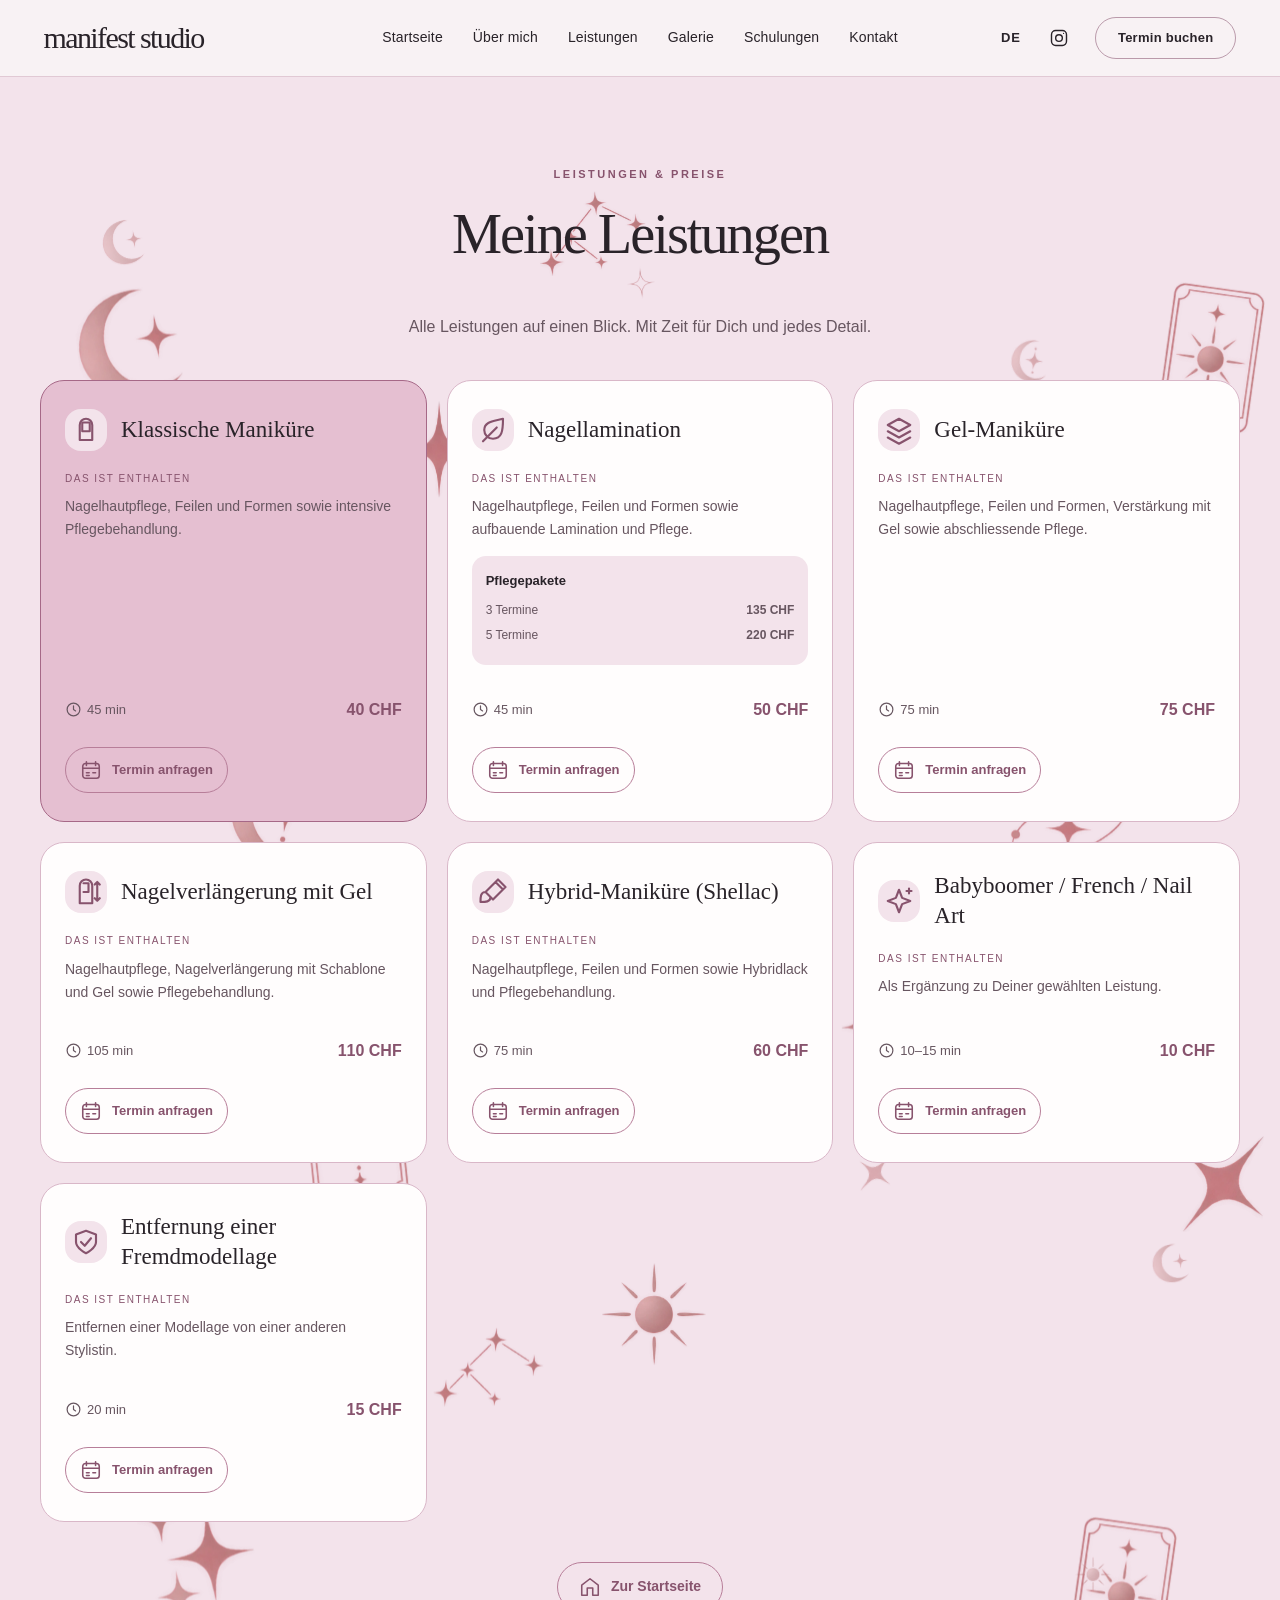
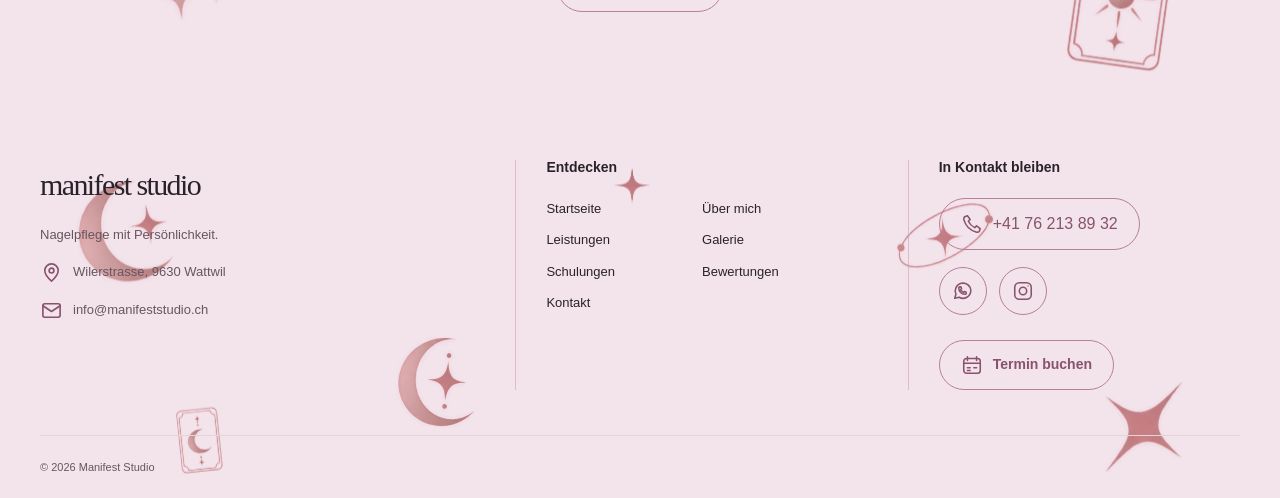
<file: prices.html>
<!doctype html>
<html lang="de" translate="no" class="notranslate">
  <head>
    <meta charset="utf-8" />
    <meta name="google" content="notranslate" />
    <meta
      name="viewport"
      content="width=device-width, initial-scale=1"
    />
    <title>Manifest Studio — Nails</title>
    <meta
      name="description"
      content="Maniküre und Nagelpflege bei Karolina in Wattwil."
    />
    <link
      rel="icon"
      href="favicon.svg"
      type="image/svg+xml"
    />
    <link
      rel="stylesheet"
      href="style.css?v=20261013-1915"
    />
    <script
      src="translations.js?v=20261013-1610"
      defer
    ></script>
    <script
      src="studio-config.js"
      defer
    ></script>
    <script
      src="content.js?v=20261013-1855"
      defer
    ></script>
  </head>
  <body data-page="prices">
    <a
      class="skip"
      href="#main"
      data-t="skip"
    ></a>
    <header class="header">
      <div class="navbar">
        <a
          class="brand"
          href="index.html"
          aria-label="Manifest Studio"
          >manifest studio</a
        >
        <nav
          id="main-nav"
          class="main-nav"
          aria-label="Navigation"
        >
          <a
            href="index.html#home"
            data-t="navHome"
          ></a
          ><a
            href="index.html#about"
            data-t="navAbout"
          ></a
          ><a
            href="index.html#services"
            data-t="navServices"
          ></a
          ><a
            href="index.html#gallery"
            data-t="navGallery"
          ></a
          ><a
            href="index.html#training"
            data-t="navTraining"
          ></a
          ><a
            href="index.html#contact"
            data-t="navContact"
          ></a>
          <div class="mobile-nav-actions">
            <a
              class="action"
              href="https://www.instagram.com/manifest.studio.ch/"
              target="_blank"
              rel="noopener"
              ><svg
                class="icon"
                aria-hidden="true"
              >
                <use href="icons.svg#instagram"></use></svg
              ><span data-t="followInstagram"></span></a
            ><a
              class="action"
              href="index.html#contact"
              ><svg
                class="icon"
                aria-hidden="true"
              >
                <use href="icons.svg#calendar"></use></svg
              ><span data-t="book"></span
            ></a>
          </div>
        </nav>
        <div class="header-tools">
          <div class="language-picker">
            <button
              class="language-toggle icon-button"
              type="button"
              aria-label="Language"
              aria-expanded="false"
              aria-controls="language-options"
            >
              DE
            </button>
            <div
              class="language-options"
              id="language-options"
              hidden
            >
              <button
                type="button"
                data-lang="de"
                lang="de"
                aria-pressed="false"
              >
                Deutsch</button
              ><button
                type="button"
                data-lang="pl"
                lang="pl"
                aria-pressed="false"
              >
                Polski</button
              ><button
                type="button"
                data-lang="en"
                lang="en"
                aria-pressed="false"
              >
                English</button
              ><button
                type="button"
                data-lang="ru"
                lang="ru"
                aria-pressed="false"
              >
                Русский</button
              ><button
                type="button"
                data-lang="uk"
                lang="uk"
                aria-pressed="false"
              >
                Українська
              </button>
            </div>
          </div>
          <a
            class="action follow-header"
            href="https://www.instagram.com/manifest.studio.ch/"
            target="_blank"
            rel="noopener"
            data-label="followInstagram"
            ><svg
              class="icon"
              aria-hidden="true"
            >
              <use href="icons.svg#instagram"></use></svg
            ><span data-t="followInstagram"></span></a
          ><a
            class="action nav-book"
            href="index.html#contact"
            data-label="book"
            ><svg
              class="icon"
              aria-hidden="true"
            >
              <use href="icons.svg#calendar"></use></svg
            ><span data-t="book"></span></a
          ><button
            class="menu-toggle icon-button"
            type="button"
            aria-expanded="false"
            aria-controls="main-nav"
            data-label="menu"
          >
            <svg
              class="icon"
              aria-hidden="true"
            >
              <use href="icons.svg#menu"></use>
            </svg>
          </button>
        </div>
      </div>
    </header>
    <main id="main">
      <section class="section price-page">

        <div class="fx-layer site-fx price-global-fx" aria-hidden="true" data-parallax>
          <span class="fx" style="--x:8%;--y:8%;--w:46;--r:-7deg;--mx:8%;--my:8%;--mw:30;" data-speed=".03"><img src="images/fx/fx-05.webp" width="308" height="340" alt="" loading="lazy" /></span>
          <span class="fx" style="--x:79%;--y:17%;--w:42;--r:8deg;--mx:79%;--my:17%;--mw:28;" data-speed="-.03"><img src="images/fx/fx-12.webp" width="301" height="340" alt="" loading="lazy" /></span>
          <span class="fx" style="--x:22%;--y:30%;--w:34;--r:0deg;--mx:15%;--my:30%;--mw:24;" data-speed=".025"><img src="images/fx/fx-01.webp" width="299" height="340" alt="" loading="lazy" /></span>
          <span class="fx" style="--x:88%;--y:42%;--w:48;--r:-8deg;--mx:82%;--my:42%;--mw:30;" data-speed="-.03"><img src="images/fx/fx-04.webp" width="296" height="340" alt="" loading="lazy" /></span>
          <span class="fx" style="--x:11%;--y:55%;--w:78;--r:2deg;--mx:8%;--my:55%;--mw:42;" data-speed=".025"><img src="images/fx/fx-08.webp" width="340" height="209" alt="" loading="lazy" /></span>
          <span class="fx" style="--x:67%;--y:67%;--w:38;--r:9deg;--mx:68%;--my:67%;--mw:26;" data-speed="-.025"><img src="images/fx/fx-02.webp" width="284" height="340" alt="" loading="lazy" /></span>
          <span class="fx" style="--x:30%;--y:80%;--w:44;--r:-6deg;--mx:18%;--my:80%;--mw:28;" data-speed=".03"><img src="images/fx/fx-09.webp" width="219" height="340" alt="" loading="lazy" /></span>
          <span class="fx" style="--x:84%;--y:92%;--w:40;--r:0deg;--mx:79%;--my:92%;--mw:27;" data-speed="-.03"><img src="images/fx/fx-06.webp" width="340" height="335" alt="" loading="lazy" /></span>
          <span class="fx" style="--x:49%;--y:11%;--w:32;--r:-5deg;--mx:45%;--my:11%;--mw:23;" data-speed=".025"><img src="images/fx/fx-03.webp" width="301" height="340" alt="" loading="lazy" /></span>
          <span class="fx" style="--x:14%;--y:23%;--w:42;--r:10deg;--mx:10%;--my:23%;--mw:28;" data-speed="-.026"><img src="images/fx/fx-10.webp" width="220" height="340" alt="" loading="lazy" /></span>
          <span class="fx" style="--x:73%;--y:36%;--w:38;--r:0deg;--mx:74%;--my:36%;--mw:26;" data-speed=".028"><img src="images/fx/fx-01.webp" width="299" height="340" alt="" loading="lazy" /></span>
          <span class="fx" style="--x:48%;--y:21%;--w:34;--r:7deg;--mx:45%;--my:21%;--mw:24;" data-speed=".04"><img src="images/fx/fx-03.webp" width="301" height="340" alt="" loading="lazy" /></span>
          <span class="fx" style="--x:6%;--y:34%;--w:44;--r:-8deg;--mx:7%;--my:34%;--mw:28;" data-speed="-.043"><img src="images/fx/fx-09.webp" width="219" height="340" alt="" loading="lazy" /></span>
          <span class="fx" style="--x:58%;--y:49%;--w:38;--r:10deg;--mx:57%;--my:49%;--mw:26;" data-speed=".042"><img src="images/fx/fx-02.webp" width="284" height="340" alt="" loading="lazy" /></span>
          <span class="fx" style="--x:90%;--y:73%;--w:40;--r:-5deg;--mx:81%;--my:73%;--mw:27;" data-speed="-.041"><img src="images/fx/fx-05.webp" width="308" height="340" alt="" loading="lazy" /></span>
          <span class="fx fx-large" style="--x:6%;--y:12%;--w:106;--r:-7deg;--mx:6%;--my:12%;--mw:66;" data-speed=".04"><img src="images/fx/fx-05.webp" width="308" height="340" alt="" loading="lazy" /></span>
          <span class="fx fx-large" style="--x:78%;--y:24%;--w:118;--r:5deg;--mx:76%;--my:24%;--mw:72;" data-speed="-.04"><img src="images/fx/fx-08.webp" width="340" height="209" alt="" loading="lazy" /></span>
          <span class="fx fx-large" style="--x:18%;--y:41%;--w:96;--r:9deg;--mx:15%;--my:41%;--mw:60;" data-speed=".038"><img src="images/fx/fx-12.webp" width="301" height="340" alt="" loading="lazy" /></span>
          <span class="fx fx-large" style="--x:66%;--y:58%;--w:104;--r:-6deg;--mx:64%;--my:58%;--mw:64;" data-speed="-.042"><img src="images/fx/fx-04.webp" width="296" height="340" alt="" loading="lazy" /></span>
          <span class="fx fx-large" style="--x:34%;--y:76%;--w:112;--r:3deg;--mx:30%;--my:76%;--mw:68;" data-speed=".04"><img src="images/fx/fx-07.webp" width="340" height="256" alt="" loading="lazy" /></span>
          <span class="fx fx-large" style="--x:84%;--y:90%;--w:98;--r:8deg;--mx:78%;--my:90%;--mw:60;" data-speed="-.038"><img src="images/fx/fx-10.webp" width="220" height="340" alt="" loading="lazy" /></span>

          <span class="fx fx-large" style="--x:42%;--y:6%;--w:112;--r:-4deg;--mx:40%;--my:6%;--mw:68;" data-speed=".041"><img src="images/fx/fx-07.webp" width="340" height="256" alt="" loading="lazy" /></span>
          <span class="fx fx-large" style="--x:91%;--y:14%;--w:96;--r:8deg;--mx:82%;--my:14%;--mw:58;" data-speed="-.039"><img src="images/fx/fx-10.webp" width="220" height="340" alt="" loading="lazy" /></span>
          <span class="fx fx-large" style="--x:31%;--y:19%;--w:88;--r:0deg;--mx:26%;--my:19%;--mw:54;" data-speed=".037"><img src="images/fx/fx-01.webp" width="299" height="340" alt="" loading="lazy" /></span>
          <span class="fx fx-large" style="--x:8%;--y:27%;--w:116;--r:-9deg;--mx:7%;--my:27%;--mw:70;" data-speed="-.043"><img src="images/fx/fx-12.webp" width="301" height="340" alt="" loading="lazy" /></span>
          <span class="fx fx-large" style="--x:53%;--y:33%;--w:102;--r:7deg;--mx:50%;--my:33%;--mw:62;" data-speed=".04"><img src="images/fx/fx-05.webp" width="308" height="340" alt="" loading="lazy" /></span>
          <span class="fx fx-large" style="--x:79%;--y:45%;--w:124;--r:2deg;--mx:75%;--my:45%;--mw:74;" data-speed="-.038"><img src="images/fx/fx-08.webp" width="340" height="209" alt="" loading="lazy" /></span>
          <span class="fx fx-large" style="--x:24%;--y:59%;--w:100;--r:-6deg;--mx:20%;--my:59%;--mw:60;" data-speed=".042"><img src="images/fx/fx-09.webp" width="219" height="340" alt="" loading="lazy" /></span>
          <span class="fx fx-large" style="--x:92%;--y:66%;--w:94;--r:10deg;--mx:82%;--my:66%;--mw:58;" data-speed="-.041"><img src="images/fx/fx-02.webp" width="284" height="340" alt="" loading="lazy" /></span>
          <span class="fx fx-large" style="--x:47%;--y:72%;--w:108;--r:0deg;--mx:44%;--my:72%;--mw:64;" data-speed=".039"><img src="images/fx/fx-06.webp" width="340" height="335" alt="" loading="lazy" /></span>
          <span class="fx fx-large" style="--x:11%;--y:88%;--w:118;--r:-7deg;--mx:9%;--my:88%;--mw:70;" data-speed="-.04"><img src="images/fx/fx-04.webp" width="296" height="340" alt="" loading="lazy" /></span>
        </div>
        <div class="section-heading">
          <p
            class="eyebrow"
            data-t="servicesLabel"
          ></p>
          <h1 data-t="servicesTitle"></h1>
          <p data-t="pricesIntro"></p>
        </div>
        <div class="service-grid detailed">
          <article
            class="service-card featured"
            id="classic"
          >
            <div class="card-heading">
              <span class="icon-badge"
                ><svg
                  class="icon"
                  aria-hidden="true"
                  focusable="false"
                >
                  <use href="icons.svg#nail"></use></svg
              ></span>
              <h3 data-t="classicName"></h3>
            </div>
            <p
              class="detail-label"
              data-t="included"
            ></p>
            <p
              class="service-description"
              data-t="classicDesc"
            ></p>
            <div class="service-meta">
              <span
                ><svg
                  class="icon"
                  aria-hidden="true"
                  focusable="false"
                >
                  <use href="icons.svg#clock"></use></svg
                >45 min</span
              ><strong>40 CHF</strong>
            </div>
            <button
              type="button"
              class="action card-action"
              data-book
            >
              <svg
                class="icon"
                aria-hidden="true"
                focusable="false"
              >
                <use href="icons.svg#calendar"></use></svg
              ><span data-t="serviceBook"></span>
            </button>
          </article>
          <article
            class="service-card"
            id="lamination"
          >
            <div class="card-heading">
              <span class="icon-badge"
                ><svg
                  class="icon"
                  aria-hidden="true"
                  focusable="false"
                >
                  <use href="icons.svg#leaf"></use></svg
              ></span>
              <h3 data-t="laminationName"></h3>
            </div>
            <p
              class="detail-label"
              data-t="included"
            ></p>
            <p
              class="service-description"
              data-t="laminationDesc"
            ></p>
            <div class="packages">
              <h4 data-t="packages"></h4>
              <p><span data-t="pack3"></span><strong>135 CHF</strong></p>
              <p><span data-t="pack5"></span><strong>220 CHF</strong></p>
            </div>
            <div class="service-meta">
              <span
                ><svg
                  class="icon"
                  aria-hidden="true"
                  focusable="false"
                >
                  <use href="icons.svg#clock"></use></svg
                >45 min</span
              ><strong>50 CHF</strong>
            </div>
            <button
              type="button"
              class="action card-action"
              data-book
            >
              <svg
                class="icon"
                aria-hidden="true"
                focusable="false"
              >
                <use href="icons.svg#calendar"></use></svg
              ><span data-t="serviceBook"></span>
            </button>
          </article>
          <article
            class="service-card"
            id="gel"
          >
            <div class="card-heading">
              <span class="icon-badge"
                ><svg
                  class="icon"
                  aria-hidden="true"
                  focusable="false"
                >
                  <use href="icons.svg#layers"></use></svg
              ></span>
              <h3 data-t="gelName"></h3>
            </div>
            <p
              class="detail-label"
              data-t="included"
            ></p>
            <p
              class="service-description"
              data-t="gelDesc"
            ></p>
            <div class="service-meta">
              <span
                ><svg
                  class="icon"
                  aria-hidden="true"
                  focusable="false"
                >
                  <use href="icons.svg#clock"></use></svg
                >75 min</span
              ><strong>75 CHF</strong>
            </div>
            <button
              type="button"
              class="action card-action"
              data-book
            >
              <svg
                class="icon"
                aria-hidden="true"
                focusable="false"
              >
                <use href="icons.svg#calendar"></use></svg
              ><span data-t="serviceBook"></span>
            </button>
          </article>
          <article
            class="service-card"
            id="extensions"
          >
            <div class="card-heading">
              <span class="icon-badge"
                ><svg
                  class="icon"
                  aria-hidden="true"
                  focusable="false"
                >
                  <use href="icons.svg#length"></use></svg
              ></span>
              <h3 data-t="extensionsName"></h3>
            </div>
            <p
              class="detail-label"
              data-t="included"
            ></p>
            <p
              class="service-description"
              data-t="extensionsDesc"
            ></p>
            <div class="service-meta">
              <span
                ><svg
                  class="icon"
                  aria-hidden="true"
                  focusable="false"
                >
                  <use href="icons.svg#clock"></use></svg
                >105 min</span
              ><strong>110 CHF</strong>
            </div>
            <button
              type="button"
              class="action card-action"
              data-book
            >
              <svg
                class="icon"
                aria-hidden="true"
                focusable="false"
              >
                <use href="icons.svg#calendar"></use></svg
              ><span data-t="serviceBook"></span>
            </button>
          </article>
          <article
            class="service-card"
            id="hybrid"
          >
            <div class="card-heading">
              <span class="icon-badge"
                ><svg
                  class="icon"
                  aria-hidden="true"
                  focusable="false"
                >
                  <use href="icons.svg#brush"></use></svg
              ></span>
              <h3 data-t="hybridName"></h3>
            </div>
            <p
              class="detail-label"
              data-t="included"
            ></p>
            <p
              class="service-description"
              data-t="hybridDesc"
            ></p>
            <div class="service-meta">
              <span
                ><svg
                  class="icon"
                  aria-hidden="true"
                  focusable="false"
                >
                  <use href="icons.svg#clock"></use></svg
                >75 min</span
              ><strong>60 CHF</strong>
            </div>
            <button
              type="button"
              class="action card-action"
              data-book
            >
              <svg
                class="icon"
                aria-hidden="true"
                focusable="false"
              >
                <use href="icons.svg#calendar"></use></svg
              ><span data-t="serviceBook"></span>
            </button>
          </article>
          <article
            class="service-card"
            id="art"
          >
            <div class="card-heading">
              <span class="icon-badge"
                ><svg
                  class="icon"
                  aria-hidden="true"
                  focusable="false"
                >
                  <use href="icons.svg#sparkles"></use></svg
              ></span>
              <h3 data-t="artName"></h3>
            </div>
            <p
              class="detail-label"
              data-t="included"
            ></p>
            <p
              class="service-description"
              data-t="artDesc"
            ></p>
            <div class="service-meta">
              <span
                ><svg
                  class="icon"
                  aria-hidden="true"
                  focusable="false"
                >
                  <use href="icons.svg#clock"></use></svg
                >10–15 min</span
              ><strong>10 CHF</strong>
            </div>
            <button
              type="button"
              class="action card-action"
              data-book
            >
              <svg
                class="icon"
                aria-hidden="true"
                focusable="false"
              >
                <use href="icons.svg#calendar"></use></svg
              ><span data-t="serviceBook"></span>
            </button>
          </article>
          <article
            class="service-card"
            id="removal"
          >
            <div class="card-heading">
              <span class="icon-badge"
                ><svg
                  class="icon"
                  aria-hidden="true"
                  focusable="false"
                >
                  <use href="icons.svg#shield"></use></svg
              ></span>
              <h3 data-t="removalName"></h3>
            </div>
            <p
              class="detail-label"
              data-t="included"
            ></p>
            <p
              class="service-description"
              data-t="removalDesc"
            ></p>
            <div class="service-meta">
              <span
                ><svg
                  class="icon"
                  aria-hidden="true"
                  focusable="false"
                >
                  <use href="icons.svg#clock"></use></svg
                >20 min</span
              ><strong>15 CHF</strong>
            </div>
            <button
              type="button"
              class="action card-action"
              data-book
            >
              <svg
                class="icon"
                aria-hidden="true"
                focusable="false"
              >
                <use href="icons.svg#calendar"></use></svg
              ><span data-t="serviceBook"></span>
            </button>
          </article>
        </div>
        <div class="section-action">
          <a
            href="index.html"
            class="action"
            ><svg
              class="icon"
              aria-hidden="true"
              focusable="false"
            >
              <use href="icons.svg#home"></use></svg
            ><span data-t="backHome"></span
          ></a>
        </div>
      </section>
    </main>
    <footer class="footer">

      <div class="fx-layer footer-global-fx" aria-hidden="true" data-parallax>
        <span class="fx fx-large" style="--x:6%;--y:18%;--w:104;--r:-8deg;--mx:7%;--my:18%;--mw:62;" data-speed=".038"><img src="images/fx/fx-05.webp" width="308" height="340" alt="" loading="lazy" /></span>
        <span class="fx fx-large" style="--x:31%;--y:62%;--w:90;--r:5deg;--mx:28%;--my:62%;--mw:56;" data-speed="-.04"><img src="images/fx/fx-12.webp" width="301" height="340" alt="" loading="lazy" /></span>
        <span class="fx fx-large" style="--x:70%;--y:24%;--w:112;--r:-5deg;--mx:68%;--my:24%;--mw:68;" data-speed=".041"><img src="images/fx/fx-08.webp" width="340" height="209" alt="" loading="lazy" /></span>
        <span class="fx fx-large" style="--x:86%;--y:72%;--w:96;--r:10deg;--mx:78%;--my:72%;--mw:58;" data-speed="-.039"><img src="images/fx/fx-02.webp" width="284" height="340" alt="" loading="lazy" /></span>
        <span class="fx" style="--x:48%;--y:14%;--w:40;--r:0deg;--mx:46%;--my:14%;--mw:28;" data-speed=".036"><img src="images/fx/fx-01.webp" width="299" height="340" alt="" loading="lazy" /></span>
        <span class="fx" style="--x:14%;--y:80%;--w:46;--r:-6deg;--mx:12%;--my:80%;--mw:30;" data-speed="-.037"><img src="images/fx/fx-09.webp" width="219" height="340" alt="" loading="lazy" /></span>
      </div>
      <div class="footer-grid">
        <div class="footer-brand-block">
          <a
            class="brand"
            href="index.html"
            >manifest studio</a
          >
          <p data-t="footerNote"></p>
          <p class="footer-address">
            <svg
              class="icon"
              aria-hidden="true"
              focusable="false"
            >
              <use href="icons.svg#pin"></use></svg
            >Wilerstrasse, 9630 Wattwil
          </p>
          <p class="footer-address footer-email">
            <svg
              class="icon"
              aria-hidden="true"
              focusable="false"
            >
              <use href="icons.svg#mail"></use></svg
            ><a href="mailto:info@manifeststudio.ch">info@manifeststudio.ch</a>
          </p>
        </div>
        <div>
          <h2 data-t="footerNav"></h2>
          <nav
            class="footer-nav"
            aria-label="Footer"
          >
            <a
              href="index.html#home"
              data-t="navHome"
            ></a
            ><a
              href="index.html#about"
              data-t="navAbout"
            ></a
            ><a
              href="index.html#services"
              data-t="navServices"
            ></a
            ><a
              href="index.html#gallery"
              data-t="navGallery"
            ></a
            ><a
              href="index.html#training"
              data-t="navTraining"
            ></a
            ><a
              href="index.html#reviews"
              data-t="reviewsTitle"
            ></a
            ><a
              href="index.html#contact"
              data-t="navContact"
            ></a>
          </nav>
        </div>
        <div class="footer-connect">
          <h2 data-t="footerSocial"></h2>
          <span class="action phone-display"
            ><svg
              class="icon"
              aria-hidden="true"
              focusable="false"
            >
              <use href="icons.svg#phone"></use></svg
            ><span>+41 76 213 89 32</span></span
          >
          <div class="social-links">
            <a
              class="icon-button"
              href="https://wa.me/41762138932"
              target="_blank"
              rel="noopener"
              aria-label="WhatsApp"
              ><svg
                class="icon"
                aria-hidden="true"
                focusable="false"
              >
                <use href="icons.svg#whatsapp"></use></svg></a
            ><a
              class="icon-button"
              href="https://www.instagram.com/manifest.studio.ch/"
              target="_blank"
              rel="noopener"
              aria-label="Instagram"
              ><svg
                class="icon"
                aria-hidden="true"
                focusable="false"
              >
                <use href="icons.svg#instagram"></use></svg
            ></a>
          </div>
          <button
            type="button"
            class="action"
            data-book
          >
            <svg
              class="icon"
              aria-hidden="true"
              focusable="false"
            >
              <use href="icons.svg#calendar"></use></svg
            ><span data-t="book"></span>
          </button>
        </div>
      </div>
      <div class="footer-bottom">© <span id="year"></span> Manifest Studio</div>
    </footer>
    <div class="scroll-tools">
      <div class="scroll-tools-row">
        <div class="scroll-progress" aria-hidden="true"><span class="scroll-progress-fill"></span></div>
        <button class="to-top" type="button" data-label="toTop">
          <svg viewBox="0 0 24 24" aria-hidden="true" focusable="false"><path d="M12 19V5M5 12l7-7 7 7" /></svg>
        </button>
      </div>
      <a class="call-cta" href="tel:+41762138932" data-label="callNow">
        <svg viewBox="0 0 24 24" aria-hidden="true" focusable="false"><path d="M22 16.92v3a2 2 0 0 1-2.18 2 19.79 19.79 0 0 1-8.63-3.07 19.5 19.5 0 0 1-6-6 19.79 19.79 0 0 1-3.07-8.67A2 2 0 0 1 4.11 2h3a2 2 0 0 1 2 1.72 12.84 12.84 0 0 0 .7 2.81 2 2 0 0 1-.45 2.11L8.09 9.91a16 16 0 0 0 6 6l1.27-1.27a2 2 0 0 1 2.11-.45 12.84 12.84 0 0 0 2.81.7A2 2 0 0 1 22 16.92z" /></svg>
      </a>
      <div class="chat-cta">
        <div class="chat-bubble" id="chat-bubble">
          <a class="chat-bubble-text" href="mailto:info@manifeststudio.ch" data-t="chatHelp"></a>
          <button class="chat-bubble-close" type="button" data-label="close">
            <svg viewBox="0 0 24 24" aria-hidden="true" focusable="false"><path d="M6 6l12 12M18 6 6 18" /></svg>
          </button>
        </div>
        <a class="call-cta" href="mailto:info@manifeststudio.ch" data-label="chatLabel">
          <svg viewBox="0 0 24 24" aria-hidden="true" focusable="false"><path d="M20 15a3 3 0 0 1-3 3H9l-5 3V6a3 3 0 0 1 3-3h10a3 3 0 0 1 3 3Z" /><path d="M8 8h8M8 12h5" /></svg>
        </a>
      </div>
    </div>
    <dialog
      class="booking-dialog"
      id="booking-dialog"
      aria-labelledby="booking-title"
      aria-describedby="booking-description"
    >
      <button
        class="icon-button dialog-close"
        type="button"
        data-close
        data-label="close"
      >
        <svg
          class="icon"
          aria-hidden="true"
          focusable="false"
        >
          <use href="icons.svg#close"></use>
        </svg></button
      ><span class="icon-badge"
        ><svg
          class="icon"
          aria-hidden="true"
          focusable="false"
        >
          <use href="icons.svg#calendar"></use></svg
      ></span>
      <h2
        id="booking-title"
        data-t="dialogTitle"
      ></h2>
      <p
        id="booking-description"
        data-t="dialogText"
      ></p>
      <div class="booking-options">
        <a
          href="https://wa.me/41762138932"
          class="action"
          target="_blank"
          rel="noopener"
          ><svg
            class="icon"
            aria-hidden="true"
            focusable="false"
          >
            <use href="icons.svg#whatsapp"></use></svg
          ><span data-t="whatsapp"></span></a
        ><a
          href="sms:+41762138932"
          class="action"
          ><svg
            class="icon"
            aria-hidden="true"
            focusable="false"
          >
            <use href="icons.svg#message"></use></svg
          ><span data-t="sms"></span></a
        ><a
          href="tel:+41762138932"
          class="action"
          ><svg
            class="icon"
            aria-hidden="true"
            focusable="false"
          >
            <use href="icons.svg#phone"></use></svg
          ><span data-t="call"></span
        ></a
        ><a
          href="mailto:info@manifeststudio.ch"
          class="action"
          ><svg
            class="icon"
            aria-hidden="true"
            focusable="false"
          >
            <use href="icons.svg#mail"></use></svg
          ><span data-t="chatLabel"></span
        ></a>
      </div>
    </dialog>
  </body>
</html>
</file>
<file: style.css>
/* Palette and shared typography */
:root {
  --pink: #f3e3eb;
  --pink-deep: #d3a2b8;
  --pink-dark: #87536d;
  --pink-hover: #dfb9ca;
  --white: #fffdfd;
  --green: #aec783;
  --green-light: #e8efdd;
  --green-dark: #3e5536;
  --ink: #292329;
  --muted: #675660;
  --line: #d9b7c8;
  --radius: 24px;
}
* {
  box-sizing: border-box;
}
html {
  scroll-behavior: smooth;
  scroll-padding-top: var(--header-height, 180px);
}
body {
  margin: 0;
  background: var(--white);
  color: var(--ink);
  font-family: Arial, Helvetica, sans-serif;
  line-height: 1.65;
}
a {
  color: inherit;
  text-decoration: none;
}
button {
  font: inherit;
  cursor: pointer;
}
img {
  display: block;
  width: 100%;
  object-fit: cover;
}
h1,
h2,
h3,
p {
  margin-top: 0;
}
h1,
h2 {
  font-family: Georgia, serif;
  font-weight: 400;
  line-height: 1.13;
}
h1 {
  font-size: clamp(38px, 4.4vw, 68px);
  letter-spacing: -2px;
}
h2 {
  font-size: clamp(34px, 3.3vw, 48px);
  letter-spacing: -1.3px;
}
h3 {
  font-size: 20px;
  line-height: 1.3;
}
p {
  color: var(--muted);
}
.icon {
  width: 23px;
  height: 23px;
  flex: 0 0 23px;
  fill: none;
  stroke: currentColor;
  stroke-width: 1.7;
  stroke-linecap: round;
  stroke-linejoin: round;
}
:focus-visible {
  outline: 3px solid var(--pink-dark);
  outline-offset: 5px;
}
.skip {
  position: fixed;
  top: -100px;
  left: 20px;
  z-index: 20;
  background: white;
  padding: 12px;
}
.skip:focus {
  top: 10px;
}
.footer-nav a:hover {
  color: var(--pink-dark);
  text-decoration: underline;
  text-underline-offset: 6px;
}
/* Shared interactive controls */
.action,
.icon-button {
  display: inline-flex;
  align-items: center;
  justify-content: center;
  gap: 10px;
  border: 1px solid #b77e99;
  border-radius: 999px;
  padding: 13px 21px;
  background: transparent;
  color: var(--pink-dark);
  font-weight: 600;
  font-size: 14px;
  line-height: 1.5;
  vertical-align: middle;
  transition:
    transform 0.2s,
    background 0.2s;
}
.action:hover,
.icon-button:hover {
  transform: scale(1.025);
  background: #fff8fb;
}
.action:active,
.icon-button:active {
  transform: scale(0.99);
}
.action.secondary,
.follow-header {
  background: transparent;
  border-color: #b77e99;
}
.action.secondary:hover,
.follow-header:hover {
  background: #f8edf2;
}
.icon-button {
  width: 48px;
  height: 48px;
  padding: 0;
}
.phone-link {
  display: inline-flex;
  align-items: center;
  gap: 10px;
  font-family: Arial, Helvetica, sans-serif;
  font-size: 17px;
  font-weight: 500;
  letter-spacing: 0.2px;
  border-radius: 10px;
  padding: 7px 9px;
  margin-left: -9px;
  transition:
    background 0.2s,
    color 0.2s,
    box-shadow 0.2s;
}
.phone-link .icon {
  color: var(--pink-dark);
}
.phone-link:hover {
  color: var(--pink-dark);
}
.action .icon,
.icon-button .icon,
.phone-link .icon,
.icon-badge .icon,
.location-tag .icon,
.footer-address .icon {
  color: var(--pink-dark);
}
.action > span {
  display: block;
  line-height: 1.5;
}
.action .icon,
.icon-button .icon {
  width: 22px;
  height: 22px;
  flex-basis: 22px;
}
.icon-badge .icon {
  width: 30px;
  height: 30px;
  flex-basis: 30px;
}
/* Main page sections */
.section {
  padding: 88px max(40px, calc((100vw - 1240px) / 2));
}
.section-heading {
  text-align: center;
  max-width: 740px;
  margin: 0 auto 40px;
}
.section-heading h2 {
  margin-bottom: 20px;
}
.eyebrow {
  color: var(--pink-dark);
  font-size: 11px;
  font-weight: 600;
  text-transform: uppercase;
  letter-spacing: 2.5px;
  margin-bottom: 20px;
}
.section-action {
  text-align: center;
  margin-top: 40px;
}
.icon-badge {
  width: 52px;
  height: 52px;
  display: inline-flex;
  align-items: center;
  justify-content: center;
  background: var(--pink);
  color: var(--pink-dark);
  border-radius: 16px;
  margin-bottom: 22px;
}
.hero {
  padding: 46px max(24px, calc((100vw - 1240px) / 2)) 62px;
  display: grid;
  grid-template-columns: 1fr 1fr;
  gap: 7%;
  align-items: center;
  background: var(--pink);
}
.hero-photo {
  position: relative;
}
.hero-photo img {
  height: auto;
  aspect-ratio: 1;
  border-radius: 20px;
  object-position: center;
}
.photo-stamp {
  position: absolute;
  bottom: 20px;
  right: 20px;
  padding: 12px 22px;
  background: #fffefde8;
  border-radius: 4px;
  color: var(--ink);
  font-family: Georgia, serif;
  font-size: clamp(20px, 2.3vw, 34px);
  letter-spacing: -1.5px;
}
.hero-copy h1 em {
  display: block;
  font-weight: 400;
  color: var(--pink-dark);
  margin-top: 15px;
  font-size: 0.7em;
}
.hero-description {
  max-width: 430px;
  font-size: 17px;
}
.location-tag {
  display: flex;
  align-items: center;
  gap: 8px;
  color: var(--pink-dark);
}
.hero .action {
  margin-top: 14px;
}
.about {
  display: grid;
  grid-template-columns: 0.85fr 1.15fr;
  gap: 80px;
  align-items: center;
  background: var(--pink);
}
.owner-photo img {
  height: 580px;
  border-radius: var(--radius);
  object-position: center 35%;
}
.owner-copy p {
  font-size: 15px;
}
.signature {
  font-family: Georgia, serif;
  font-style: italic;
  color: var(--pink-dark);
  font-size: 30px;
}
.benefit-grid {
  display: grid;
  grid-template-columns: repeat(4, 1fr);
  gap: 35px;
}
.benefit-grid article {
  padding: 28px;
  background: var(--pink);
  border: 1px solid #b77e99;
  border-radius: var(--radius);
}
.benefit-grid p {
  font-size: 14px;
}
.services {
  background: var(--pink);
}
/* Service cards, shared by homepage and price page */
.service-grid {
  display: grid;
  grid-template-columns: repeat(4, minmax(0, 1fr));
  gap: 20px;
}
.service-card {
  display: flex;
  flex-direction: column;
  align-items: flex-start;
  padding: 28px 24px;
  border: 1px solid var(--line);
  border-radius: var(--radius);
  background: var(--white);
  scroll-margin-top: var(--header-height, 180px);
}
.service-card.featured {
  border-color: #a66887;
  background: #e5bfd1;
}
.service-card h3 {
  font-family: Georgia, serif;
  font-size: 26px;
  font-weight: 400;
}
.service-description {
  font-size: 14px;
}
.service-meta {
  margin-top: auto;
  padding-top: 20px;
  width: 100%;
  display: flex;
  justify-content: space-between;
  align-items: center;
  gap: 8px;
  font-size: 13px;
}
.service-meta > span {
  display: flex;
  align-items: center;
  gap: 5px;
  color: var(--muted);
}
.service-meta .icon {
  width: 17px;
  height: 17px;
  flex-basis: 17px;
}
.service-meta strong {
  color: var(--pink-dark);
  font-size: 16px;
  white-space: nowrap;
}
.card-action {
  margin-top: 24px;
  font-size: 13px;
  padding: 11px 14px;
}
.price-page {
  background: var(--pink);
}
.detailed {
  grid-template-columns: repeat(3, minmax(0, 1fr));
}
.detail-label {
  color: var(--pink-dark);
  text-transform: uppercase;
  letter-spacing: 1.5px;
  font-size: 10px;
  margin: 0 0 8px;
}
.packages {
  width: 100%;
  padding: 14px;
  border-radius: 14px;
  background: var(--pink);
  margin-bottom: 12px;
}
.packages h4 {
  margin: 0 0 10px;
  font-size: 13px;
}
.packages p {
  display: flex;
  justify-content: space-between;
  gap: 10px;
  font-size: 12px;
  margin-bottom: 5px;
}
.gallery-grid {
  display: grid;
  grid-template-columns: repeat(3, minmax(0, 1fr));
  gap: 16px;
}
.gallery-grid figure {
  margin: 0;
  overflow: hidden;
  border-radius: 20px;
}
.gallery-grid img {
  aspect-ratio: 1;
  height: 100%;
}
.gallery-brand {
  display: flex;
  align-items: center;
  justify-content: center;
  background: #c394ab;
  border-radius: 16px;
  aspect-ratio: 1;
}
.gallery-brand .brand {
  font-size: clamp(22px, 2.5vw, 36px);
}
.gallery .section-heading {
  display: grid;
  grid-template-columns: 1fr 1fr;
  max-width: none;
  text-align: left;
  column-gap: 60px;
  align-items: center;
}
.gallery .section-heading .eyebrow {
  grid-column: 1;
  margin-bottom: 12px;
}
.gallery .section-heading h2 {
  grid-column: 1;
  margin: 0;
}
.gallery .section-heading > p:last-child {
  grid-column: 2;
  grid-row: 1 / 3;
  max-width: 390px;
  justify-self: end;
  margin: 0;
}
.training {
  background: var(--pink);
  display: grid;
  grid-template-columns: 0.75fr 1.25fr;
  align-items: center;
  gap: 80px;
}
.training-mark {
  font-family: Georgia, serif;
  font-size: clamp(30px, 3.4vw, 52px);
  line-height: 1.2;
  text-align: center;
  color: var(--pink-dark);
  letter-spacing: -2px;
}
.training h3 {
  font-weight: 400;
}
.coming-soon {
  display: inline-flex;
  align-items: center;
  gap: 9px;
  color: var(--pink-dark);
  border: 1px solid #b77e99;
  border-radius: 30px;
  padding: 8px 16px;
  font-size: 13px;
}
.integration-placeholder {
  max-width: 650px;
  margin: auto;
}
.integration-placeholder iframe {
  display: block;
  width: 100%;
  height: 650px;
  border-radius: 20px;
  border: 2px solid #f7eff2;
  background: white;
}
.reviews {
  background: var(--pink);
}
.review-grid {
  display: block;
  columns: 3;
  column-gap: 20px;
}
.review-grid a {
  display: block;
  break-inside: avoid;
  margin-bottom: 20px;
  padding: 12px;
  background: white;
  border: 1px solid var(--line);
  border-radius: 18px;
  overflow: hidden;
}
.review-grid img {
  object-fit: contain;
  height: auto;
}
.contact-actions {
  display: flex;
  justify-content: center;
  flex-wrap: wrap;
  gap: 18px;
  margin-top: 30px;
}
.location-grid {
  display: grid;
  grid-template-columns: 1fr 1.15fr;
  gap: 60px;
  align-items: center;
  margin-top: 60px;
}
.location-copy {
  padding: 30px;
}
.directions {
  margin-top: 25px;
}
.google-map iframe {
  width: 100%;
  height: 350px;
  border: 2px solid var(--pink);
  border-radius: 20px;
  display: block;
}
/* Footer */
.footer {
  background: var(--pink);
  padding: 60px max(40px, calc((100vw - 1240px) / 2)) 22px;
}
.footer-grid {
  display: grid;
  grid-template-columns: 1.25fr 1fr 1fr;
  gap: 60px;
}
.footer h2 {
  font-family: Arial, sans-serif;
  font-size: 14px;
  font-weight: 600;
  letter-spacing: 0;
  margin-bottom: 22px;
}
.footer-brand-block > p {
  font-size: 13px;
  max-width: 270px;
  margin-top: 15px;
}
.footer-address {
  display: flex;
  align-items: center;
  gap: 8px;
}
.footer-nav {
  display: grid;
  grid-template-columns: 1fr 1fr;
  gap: 10px;
  font-size: 13px;
}
.social-links {
  display: flex;
  gap: 12px;
  margin: 17px 0 25px;
}
.footer-bottom {
  border-top: 1px solid #e2d5da;
  padding-top: 22px;
  margin-top: 45px;
  font-size: 11px;
  color: var(--muted);
}
.author {
  padding-top: 22px;
  margin-top: 45px;
  font-size: 11px;
  color: var(--muted);
  float:right;
}
/* Booking dialog */
.booking-dialog {
  border: 1px solid var(--pink-deep);
  border-radius: 28px;
  padding: 40px;
  width: min(480px, calc(100% - 32px));
  max-height: calc(100dvh - 40px);
  color: var(--ink);
  background: var(--white);
  box-shadow: 0 30px 90px #26302340;
}
.booking-dialog::backdrop {
  background: #27332388;
  -webkit-backdrop-filter: blur(5px);
  backdrop-filter: blur(5px);
}
.booking-dialog h2 {
  font-size: 36px;
}
.booking-dialog > p {
  font-size: 15px;
}
.dialog-close {
  position: absolute;
  top: 18px;
  right: 18px;
  width: 36px;
  height: 36px;
  border-radius: 50%;
  box-shadow: none;
  background: var(--pink);
  border-color: var(--pink);
}
.booking-options {
  display: grid;
  gap: 16px;
  margin-top: 28px;
}
/* Tablet and mobile layouts */
@media (max-width: 1100px) {
  .hero {
    gap: 40px;
  }

  .about {
    gap: 45px;
  }
  .service-grid {
    grid-template-columns: repeat(2, minmax(0, 1fr));
  }
  .benefit-grid {
    grid-template-columns: repeat(2, 1fr);
  }
  .footer-grid {
    gap: 30px;
  }
}
@media (max-width: 760px) {
  .brand {
    font-size: 29px;
  }

  .hero {
    padding: 35px 20px 55px;
    grid-template-columns: 1fr;
    gap: 35px;
  }
  .hero-photo img {
    height: auto;
    aspect-ratio: 1/5;
    border-radius: 20px;
  }
  .hero-copy {
    padding: 0 7px;
  }
  h1 {
    font-size: 43px;
  }
  .section {
    padding: 60px 24px;
  }
  .about {
    grid-template-columns: 1fr;
    gap: 35px;
  }
  .owner-photo img {
    height: 460px;
  }
  .benefit-grid {
    grid-template-columns: 1fr;
    gap: 20px;
  }
  .benefit-grid h3 {
    font-size: 17px;
  }
  .benefit-grid article {
    padding: 28px;
    background: var(--pink);
    border: 1px solid #b77e99;
    border-radius: var(--radius);
  }
  .benefit-grid p {
    font-size: 13px;
  }
  .service-grid {
    grid-template-columns: 1fr;
  }
  .service-card {
    padding: 28px;
  }
  .photo-stamp {
    right: 14px;
    bottom: 14px;
    padding: 8px 15px;
  }
  .gallery .section-heading {
    display: block;
  }
  .gallery .section-heading > p:last-child {
    margin-top: 20px;
    max-width: none;
  }
  .gallery-brand {
    display: none;
  }
  .gallery-grid img {
    aspect-ratio: 3 / 4;
  }
  .gallery-grid {
    grid-template-columns: repeat(2, 1fr);
    gap: 12px;
  }
  .training {
    grid-template-columns: 1fr;
    gap: 20px;
  }
  .training-mark {
    font-size: 36px;
    text-align: left;
  }
  .review-grid {
    columns: 1;
  }
  .review-grid a {
    max-width: 270px;
    margin-inline: auto;
    margin-bottom: 18px;
    padding: 10px;
  }
  .integration-placeholder iframe {
    height: 550px;
  }
  .contact-actions {
    flex-direction: column;
    align-items: stretch;
  }
  .location-grid {
    grid-template-columns: 1fr;
    gap: 30px;
    margin-top: 35px;
  }
  .location-copy {
    padding: 0;
  }
  .footer {
    padding: 50px 24px 22px;
  }
  .footer-grid {
    grid-template-columns: 1fr;
    gap: 35px;
  }
  .footer-nav {
    max-width: 400px;
  }
  .booking-dialog {
    padding: 32px 25px;
  }
}
@media (prefers-reduced-motion: reduce) {
  html {
    scroll-behavior: auto;
  }
  *,
  *::before,
  *::after {
    transition: none !important;
  }
}

.location-copy .location-tag,
.location-copy .phone-link,
.footer-address,
.footer .phone-link {
  font-family: Arial, Helvetica, sans-serif;
  font-size: 16px;
  font-weight: 400;
  line-height: 1.6;
  letter-spacing: 0;
  color: var(--muted);
  padding: 0;
  margin: 0 0 12px;
  gap: 10px;
}
.location-copy .phone-link:hover,
.footer .phone-link:hover {
  color: var(--pink-dark);
}
.footer-email a {
  color: inherit;
}
.footer-email a:hover {
  color: var(--pink-dark);
}
.footer-grid > :not(:first-child) {
  border-left: 1px solid #c596ad80;
  padding-left: 30px;
}
@media (max-width: 760px) {
  .footer-grid > :not(:first-child) {
    border-left: 0;
    padding-left: 0;
    border-top: 1px solid #c596ad80;
    padding-top: 28px;
  }
}

/* Consistent card headings and contact controls. */
.about {
  border-top: 1px solid #c596ad80;
}
.card-heading {
  display: flex;
  align-items: center;
  gap: 14px;
  width: 100%;
  margin-bottom: 20px;
}
.card-heading .icon-badge {
  flex: 0 0 42px;
  width: 42px;
  height: 42px;
  margin: 0;
}
.card-heading h3 {
  min-width: 0;
  margin: 0;
  overflow-wrap: anywhere;
  font-size: 23px;
}
.benefit-grid .card-heading h3 {
  font-size: 19px;
}
.location-copy .address-action,
.location-copy .contact-phone {
  display: flex;
  width: fit-content;
  margin: 0 0 14px;
  font:
    400 16px/1.5 Arial,
    sans-serif;
  color: var(--pink-dark);
}
.phone-display {
  user-select: text;
  cursor: text;
  font:
    400 16px/1.5 Arial,
    sans-serif;
  white-space: nowrap;
}
.phone-display:hover {
  transform: none;
  background: transparent;
}
/* Photo viewer stays in the same tab and preserves the page position. */
.gallery-open {
  display: block;
  width: 100%;
  height: 100%;
  border: 0;
  padding: 0;
  background: transparent;
  cursor: zoom-in;
}
.gallery-dialog {
  width: min(940px, calc(100% - 24px));
  max-height: calc(100dvh - 24px);
  padding: 18px;
  border: 1px solid #bd829f;
  border-radius: 24px;
  background: var(--pink);
}
.gallery-dialog::backdrop {
  background: #38222dbb;
  -webkit-backdrop-filter: blur(8px);
  backdrop-filter: blur(8px);
}
.gallery-toolbar {
  display: flex;
  align-items: center;
  justify-content: space-between;
  margin-bottom: 12px;
  color: var(--pink-dark);
}
.gallery-full {
  width: 100%;
  height: min(68dvh, 740px);
  /*object-fit: contain;*/
  border-radius: 20px;
}
.gallery-controls {
  display: flex;
  justify-content: space-between;
  gap: 14px;
  margin-top: 16px;
}
body:has(.gallery-dialog[open]) {
  overflow: hidden;
}
/* Scroll hero: the photo fills the screen and stays pinned while texts appear. */
.hero {
  display: block;
  height: 380vh;
  padding: 0;
  background: var(--pink);
}
.hero-sticky {
  position: sticky;
  top: 0;
  display: grid;
  grid-template-columns: 1fr;
  grid-template-rows: 1fr;
  height: 100vh;
  height: 100svh;
  padding: 0 clamp(20px, 2.2vw, 42px) 28px;
  box-sizing: border-box;
  overflow: hidden;
  background: var(--pink);
}
.hero-photo {
  position: relative;
  grid-area: 1 / 1;
  min-height: 0;
  overflow: hidden;
  border-radius: 0 0 30px 30px;
  background: #ead8df;
}
.hero-photo img {
  width: 100%;
  height: 100%;
  aspect-ratio: auto;
  border-radius: 0;
  object-fit: cover;
  object-position: center 35%;
  will-change: transform;
}
.hero-photo::after {
  position: absolute;
  inset: 0;
  content: '';
  pointer-events: none;
  background:
    linear-gradient(90deg, transparent 24%, rgba(36, 20, 29, 0.08) 50%, rgba(30, 17, 24, 0.6) 100%),
    linear-gradient(180deg, rgba(24, 12, 18, 0.4), transparent 26%, transparent 70%, rgba(30, 17, 24, 0.16));
}
.hero .photo-stamp {
  z-index: 4;
  right: auto;
  bottom: 25px;
  left: 26px;
  padding: 16px 30px 13px;
  border: 1px solid var(--rose-line);
  border-radius: 30px;
  background: rgba(46, 26, 36, 0.5);
  color: var(--rose-text);
  text-shadow: 0 1px 14px rgba(24, 12, 18, 0.35);
  backdrop-filter: blur(10px);
  -webkit-backdrop-filter: blur(10px);
}
.hero .photo-stamp::after {
  position: absolute;
  top: -9px;
  right: 22px;
  width: 18px;
  height: 20px;
  background: url('images/fx/fx-01.webp') center / contain no-repeat;
  content: '';
}
.hero-copy {
  position: relative;
  z-index: 3;
  grid-area: 1 / 1;
  display: flex;
  flex-direction: column;
  align-items: flex-start;
  justify-content: center;
  justify-self: end;
  width: min(48%, 720px);
  min-width: 0;
  padding: calc(var(--header-h, 77px) + 2svh) clamp(30px, 5vw, 90px) 3svh 30px;
  color: #fffafc;
  text-shadow: 0 3px 28px rgba(24, 12, 18, 0.3);
}
.hero-copy .eyebrow {
  margin-bottom: clamp(18px, 3svh, 40px);
  color: var(--rose-text);
}
.hero-copy h1 {
  margin: 0;
  color: #fffafc;
  font-size: clamp(30px, min(4.6vw, 8svh), 84px);
  line-height: 1;
}
.hero-copy h1 > span {
  display: block;
}
.hero-copy h1 em {
  display: block;
  margin-top: clamp(14px, 2.5svh, 30px);
  color: var(--rose-text);
  font-size: 0.68em;
  font-style: italic;
  font-weight: 400;
  line-height: 1.08;
}
.hero-copy h1 em > span {
  display: inline-block;
}
.hero-copy h1 em > span::after {
  content: '.';
}
.hero-copy .hero-description {
  margin: clamp(18px, 3.5svh, 40px) 0 0;
  color: rgba(255, 250, 252, 0.86);
}
.hero-copy .location-tag {
  margin: 14px 0 0;
  color: var(--rose-text);
}
.hero .action {
  margin-top: clamp(16px, 3svh, 34px);
  color: #fffafc;
  border-color: rgba(255, 250, 252, 0.72);
  background: rgba(255, 255, 255, 0.08);
  backdrop-filter: blur(10px);
  -webkit-backdrop-filter: blur(10px);
}
.hero .action:hover {
  background: rgba(255, 255, 255, 0.2);
}
.hero-copy .location-tag .icon {
  color: var(--rose-text);
}
.hero .action .icon {
  color: #fffafc;
}

/* Reveal: each text fades in, un-blurs and slides up when its scroll point is reached. */
.reveal {
  opacity: 0;
  filter: blur(10px);
  transform: translateY(34px);
  transition:
    opacity 850ms cubic-bezier(0.16, 1, 0.3, 1),
    transform 950ms cubic-bezier(0.16, 1, 0.3, 1),
    filter 800ms ease;
}
.reveal.is-visible {
  opacity: 1;
  filter: none; /* "none", not blur(0): Safari keeps a blurred layer for blur(0) */
  transform: translateY(0);
}
.hero .action.reveal {
  transition:
    opacity 850ms cubic-bezier(0.16, 1, 0.3, 1),
    transform 950ms cubic-bezier(0.16, 1, 0.3, 1),
    filter 800ms ease,
    background 0.2s;
}
.hero .action.reveal.is-visible:hover {
  transform: scale(1.025);
}

.scroll-hint {
  position: absolute;
  z-index: 5;
  right: clamp(46px, 4vw, 76px);
  bottom: 54px;
  display: flex;
  align-items: center;
  gap: 18px;
  color: #fffafc;
  font-size: 10px;
  font-weight: 600;
  letter-spacing: 0.18em;
  text-shadow: 0 2px 14px rgba(24, 12, 18, 0.5);
  text-transform: uppercase;
  transition: opacity 300ms ease;
}
.scroll-line {
  position: relative;
  flex: none;
  width: 72px;
  height: 2px;
  overflow: hidden;
  background: rgba(255, 250, 252, 0.32);
}
.scroll-line::after {
  position: absolute;
  inset: 0;
  content: '';
  background: #fffafc;
  animation: scroll-pulse 1.8s ease-in-out infinite;
}
.hero.is-started .scroll-hint {
  opacity: 0;
}
@keyframes scroll-pulse {
  0% {
    transform: translateX(-105%);
  }
  50%,
  100% {
    transform: translateX(105%);
  }
}

@media (max-width: 1180px) {
  .hero-copy {
    width: min(58%, 620px);
    padding-right: 4vw;
  }
}
@media (max-height: 720px) and (min-width: 761px) {
  .hero-copy .eyebrow {
    margin-bottom: 14px;
  }
}
@media (max-height: 480px) and (min-width: 761px) {
  .hero-copy .hero-description,
  .hero-copy .location-tag {
    display: none;
  }
}
@media (max-width: 760px) {
  .hero {
    height: 360vh;
  }
  .hero-sticky {
    height: 72svh;
    min-height: 560px;
    max-height: 680px;
    padding: 0 16px 20px;
  }
  .hero-photo,
  .hero-copy {
    border-radius: 0 0 18px 18px;
  }
  .hero-photo::after {
    background: linear-gradient(180deg, rgba(24, 12, 18, 0.4), transparent 24%);
  }
  .hero .photo-stamp {
    z-index: 4;
    top: auto;
    bottom: 14px;
    left: 14px;
    padding: 9px 18px 7px;
    border-radius: 18px;
    font-size: 20px;
  }
  .hero .photo-stamp::after {
    top: -8px;
    right: 14px;
    width: 15px;
    height: 17px;
  }
  .hero-photo > img {
    object-position: 12% 0%;
  }
  .hero-copy {
    width: 100%;
    justify-self: stretch;
    justify-content: flex-end;
    padding: 20px 25px 76px;
    background: linear-gradient(180deg, transparent 24%, rgba(29, 16, 23, 0.34) 54%, rgba(29, 16, 23, 0.64) 100%);
  }
  .hero-copy .eyebrow {
    margin-bottom: 12px;
    font-size: 9px;
  }
  .hero-copy h1 {
    font-size: clamp(34px, 10.5vw, 52px);
    line-height: 0.98;
  }
  .hero-copy h1 em {
    margin-top: 10px;
  }
  .hero-copy .hero-description {
    margin-top: 14px;
    font-size: 14px;
    line-height: 1.45;
  }
  .hero-copy .location-tag {
    margin-top: 8px;
  }
  .hero .action {
    margin-top: 14px;
  }
  .scroll-hint {
    display: none;
  }
}
@media (prefers-reduced-motion: reduce) {
  .hero {
    height: auto;
  }
  .hero-sticky {
    position: static;
  }
  .reveal {
    opacity: 1;
    filter: none;
    transform: none;
    transition: none;
  }
  .hero-photo img {
    transform: none !important;
  }
  .scroll-hint {
    display: none;
  }
}

/* Navigation: minimal. Transparent over the hero photo, frosted once you scroll past it. */
:root {
  --header-h: 77px;
  --rose-text: #e6b3b7;
  --rose-line: rgba(219, 165, 169, 0.8);
}
.brand {
  font-family: Georgia, serif;
  font-size: 30px;
  font-weight: 400;
  letter-spacing: -1.6px;
  white-space: nowrap;
}
.header {
  --nav-ink: var(--ink);
  --nav-hover: rgba(135, 83, 109, 0.09);
  --nav-line: rgba(135, 83, 109, 0.55);
  --nav-cta-bg: var(--pink-dark);
  --nav-cta-ink: #fffafc;
  position: sticky;
  top: 0;
  z-index: 10;
  background: rgba(247, 239, 242, 0.82);
  backdrop-filter: blur(20px) saturate(140%);
  -webkit-backdrop-filter: blur(20px) saturate(140%);
  border-bottom: 1px solid #c596ad70;
  transition:
    background-color 350ms ease,
    border-color 350ms ease;
}
.header-overlay {
  margin-bottom: calc(var(--header-h) * -1);
}
.header-overlay:not(.is-solid):not(.menu-open) {
  --nav-ink: #fffafc;
  --nav-hover: rgba(255, 250, 252, 0.16);
  --nav-line: rgba(255, 250, 252, 0.7);
  --nav-cta-bg: #fffafc;
  --nav-cta-ink: var(--pink-dark);
  background: transparent;
  border-bottom-color: transparent;
  backdrop-filter: none;
  -webkit-backdrop-filter: none;
}
.header-overlay:not(.is-solid):not(.menu-open) :focus-visible {
  outline-color: #fffafc;
}
.header .navbar {
  display: grid;
  grid-template-columns: 1fr auto 1fr;
  align-items: center;
  gap: 16px;
  min-height: 76px;
  max-width: none;
  margin: 0;
  padding: 0 clamp(24px, 3.4vw, 64px);
}
.header .brand {
  justify-self: start;
  margin: 0;
  color: var(--nav-ink);
  transition: color 350ms ease;
}
.header .main-nav {
  display: flex;
  align-items: center;
  justify-self: center;
  gap: 2px;
}
.header .main-nav > a {
  padding: 10px 14px;
  border-radius: 999px;
  color: var(--nav-ink);
  font-size: 14px;
  font-weight: 500;
  letter-spacing: 0.01em;
  white-space: nowrap;
  text-decoration: none;
  transition:
    background-color 250ms ease,
    color 250ms ease;
}
.header .main-nav > a:hover,
.header .main-nav > a:focus-visible {
  background: var(--nav-hover);
  color: var(--nav-ink);
}
.header .mobile-nav-actions {
  display: none;
}
.header .header-tools {
  display: flex;
  align-items: center;
  justify-self: end;
  gap: 4px;
}
.header .language-toggle,
.header .follow-header,
.header .menu-toggle {
  display: inline-flex;
  align-items: center;
  justify-content: center;
  width: 44px;
  height: 44px;
  min-height: 44px;
  padding: 0;
  border: 0;
  border-radius: 999px;
  background: transparent;
  color: var(--nav-ink);
  transition:
    background-color 250ms ease,
    color 250ms ease;
}
.header .language-toggle {
  font-size: 13px;
  font-weight: 600;
  letter-spacing: 0.06em;
}
.header .language-toggle:hover,
.header .follow-header:hover,
.header .menu-toggle:hover,
.header .language-toggle:focus-visible,
.header .follow-header:focus-visible,
.header .menu-toggle:focus-visible {
  background: var(--nav-hover);
  transform: none;
}
.header .follow-header span {
  display: none;
}
.header .menu-toggle {
  display: none;
}
.header .icon {
  width: 20px;
  height: 20px;
  flex-basis: 20px;
  color: inherit;
}
.header .nav-book {
  min-height: 42px;
  height: 42px;
  margin-left: 10px;
  padding: 0 22px;
  border: 1px solid var(--nav-line);
  border-radius: 999px;
  background: transparent;
  color: var(--nav-ink);
  font-size: 13px;
  font-weight: 600;
  letter-spacing: 0.02em;
  white-space: nowrap;
  transition:
    background-color 250ms ease,
    border-color 250ms ease,
    color 250ms ease;
}
.header .nav-book .icon {
  display: none;
}
.header .nav-book:hover,
.header .nav-book:focus-visible {
  background: var(--nav-cta-bg);
  border-color: var(--nav-cta-bg);
  color: var(--nav-cta-ink);
  transform: none;
}

/* Language popup */
.language-picker {
  position: relative;
  flex-shrink: 0;
}
.header .language-options {
  position: absolute;
  top: calc(100% + 12px);
  right: 0;
  width: 176px;
  padding: 8px;
  border: 1px solid #c596ad70;
  border-radius: 16px;
  background: #f7eff2;
  box-shadow: 0 18px 50px rgba(41, 35, 41, 0.12);
}
.header .language-options button {
  display: block;
  width: 100%;
  padding: 10px 12px;
  border: 0;
  border-radius: 10px;
  background: transparent;
  color: var(--ink);
  font-size: 14px;
  text-align: left;
}
.header .language-options button:hover,
.header .language-options button[aria-pressed='true'] {
  background: rgba(135, 83, 109, 0.09);
  color: var(--pink-dark);
}
.header .language-options button[aria-pressed='true'] {
  font-weight: 600;
}

/* Tablet and phone: the links move into a dropdown panel. */
@media (max-width: 1180px) {
  :root {
    --header-h: 65px;
  }
  .header .navbar {
    display: flex;
    gap: 2px;
    min-height: 64px;
    padding: 0 calc(clamp(20px, 2.2vw, 42px) + 2px) 0 calc(clamp(20px, 2.2vw, 42px) + 12px);
  }
  .header .brand {
    margin-right: auto;
    font-size: 26px;
  }
  .header .follow-header {
    display: none;
  }
  .header .menu-toggle {
    display: inline-flex;
  }
  .header .header-tools {
    gap: 0;
  }
  .header .nav-book {
    width: 44px;
    margin: 0;
    padding: 0;
    border: 0;
  }
  .header .nav-book span {
    display: none;
  }
  .header .nav-book .icon {
    display: inline-block;
    width: 22px;
    height: 22px;
    flex-basis: 22px;
  }
  .header .nav-book:hover,
  .header .nav-book:focus-visible {
    background: var(--nav-hover);
    border-color: transparent;
    color: var(--nav-ink);
  }
  .header .menu-toggle .icon {
    width: 24px;
    height: 24px;
    flex-basis: 24px;
  }
  .header .main-nav {
    position: absolute;
    top: calc(100% + 8px);
    right: 12px;
    left: 12px;
    justify-self: stretch;
    display: flex;
    flex-direction: column;
    align-items: stretch;
    gap: 2px;
    max-height: calc(100dvh - 90px);
    padding: 10px;
    overflow-y: auto;
    border: 1px solid #c596ad70;
    border-radius: 20px;
    background: #f7eff2;
    box-shadow: 0 24px 60px rgba(41, 35, 41, 0.16);
    opacity: 0;
    visibility: hidden;
    pointer-events: none;
    transform: translateY(-8px);
    transition:
      opacity 220ms ease,
      visibility 220ms ease,
      transform 220ms ease;
  }
  .header .main-nav.is-open {
    opacity: 1;
    visibility: visible;
    pointer-events: auto;
    transform: translateY(0);
  }
  .header .main-nav > a {
    padding: 14px 16px;
    border-radius: 12px;
    color: var(--ink);
    font-size: 16px;
  }
  .header .main-nav > a:hover,
  .header .main-nav > a:focus-visible {
    background: rgba(135, 83, 109, 0.09);
    color: var(--pink-dark);
  }
  .header .mobile-nav-actions {
    display: flex;
    flex-direction: column;
    gap: 8px;
    margin-top: 6px;
    padding: 12px 4px 4px;
    border-top: 1px solid #c596ad60;
  }
  .header .mobile-nav-actions .action {
    width: 100%;
    min-width: 0;
    min-height: 44px;
    height: auto;
    padding: 10px 12px;
    border: 1px solid #b77e99;
    border-radius: 999px;
    background: transparent;
    color: var(--pink-dark);
    font-size: 13px;
    text-align: center;
    white-space: normal;
  }
  .header .mobile-nav-actions .action .icon {
    color: var(--pink-dark);
  }
}
@media (max-width: 600px) {
  .header .navbar {
    padding: 0 18px 0 28px;
  }
  .header .brand {
    font-size: 24px;
    letter-spacing: -1.2px;
  }
}
@media (max-width: 360px) {
  .header .navbar {
    padding: 0 16px 0 24px;
  }
  .header .brand {
    font-size: 22px;
  }
}
@media (prefers-reduced-motion: reduce) {
  .header,
  .header * {
    transition-duration: 1ms !important;
  }
}

/* Thin separator between the booking block and the studio details (like in the footer). */
.contact .location-grid {
  margin-top: 60px;
  padding-top: 60px;
  border-top: 1px solid #c596ad80;
}
@media (max-width: 760px) {
  .contact .location-grid {
    margin-top: 40px;
    padding-top: 40px;
  }
}

/* Decorative effects (from images/fx). */
main > section.section,
.footer {
  position: relative;
  isolation: isolate;
}
.fx-layer {
  position: absolute;
  inset: 0;
  z-index: -1;
  overflow: hidden;
  pointer-events: none;
}
.hero-fx {
  grid-area: 1 / 1;
  z-index: 2;
  border-radius: 0 0 30px 30px;
}
.fx {
  position: absolute;
  left: var(--x);
  top: var(--y);
  width: min(calc(var(--w) * 1px), calc(var(--w) * 0.0694vw), calc(var(--w) * 0.1111vh));
  transform: translate3d(0, var(--py, 0px), 0);
  will-change: transform;
}
.fx img {
  display: block;
  width: 100%;
  height: auto;
  opacity: 0;
  transform: scale(0.55) rotate(calc(var(--r) - 25deg));
  transition:
    opacity 900ms ease,
    transform 1200ms cubic-bezier(0.16, 1, 0.3, 1);
  transition-delay: var(--d, 0ms);
}
.fx.is-in img,
.fx.is-visible img {
  opacity: var(--o, 0.9);
  transform: scale(1) rotate(var(--r));
  animation: fx-float 7s ease-in-out infinite;
  animation-delay: calc(var(--d, 0ms) + 1.2s);
}
@keyframes fx-float {
  0%,
  100% {
    translate: 0 0;
  }
  50% {
    translate: 0 -8px;
  }
}

/* Rows of cards slide in together. */
.row-item {
  opacity: 0;
  transform: translateY(40px);
  transition:
    opacity 800ms cubic-bezier(0.16, 1, 0.3, 1),
    transform 900ms cubic-bezier(0.16, 1, 0.3, 1);
}
.row-item.is-in {
  opacity: 1;
  transform: none;
}

/* Back to top button with the page progress next to it. */
.scroll-tools {
  position: fixed;
  right: clamp(16px, 2.2vw, 32px);
  bottom: 24px;
  z-index: 9;
  display: flex;
  flex-direction: column;
  align-items: flex-end;
  gap: 10px;
  opacity: 0;
  visibility: hidden;
  transform: translateY(12px);
  transition:
    opacity 300ms ease,
    visibility 300ms ease,
    transform 300ms ease;
}
.scroll-tools.is-visible {
  opacity: 1;
  visibility: visible;
  transform: none;
}
.scroll-progress {
  width: 4px;
  height: 56px;
  overflow: hidden;
  border-radius: 999px;
  background: rgba(247, 239, 242, 0.8);
  box-shadow: 0 0 0 1px rgba(135, 83, 109, 0.28);
}
.scroll-progress-fill {
  display: block;
  width: 100%;
  height: 100%;
  border-radius: 999px;
  background: var(--pink-dark);
  transform: scaleY(0);
  transform-origin: top;
}
.to-top {
  display: grid;
  place-items: center;
  width: 48px;
  height: 48px;
  padding: 0;
  border: 1px solid rgba(135, 83, 109, 0.55);
  border-radius: 50%;
  background: rgba(247, 239, 242, 0.92);
  color: var(--pink-dark);
  box-shadow: 0 10px 30px rgba(41, 35, 41, 0.18);
  backdrop-filter: blur(12px);
  -webkit-backdrop-filter: blur(12px);
  cursor: pointer;
  transition:
    background-color 250ms ease,
    color 250ms ease,
    transform 250ms ease;
}
.to-top:hover,
.to-top:focus-visible {
  background: var(--pink-dark);
  color: #fffafc;
  transform: translateY(-2px);
}
.to-top svg {
  width: 22px;
  height: 22px;
  fill: none;
  stroke: currentColor;
  stroke-width: 1.8;
  stroke-linecap: round;
  stroke-linejoin: round;
}

@media (max-width: 760px) {
  .hero-fx .fx {
    left: var(--mx, var(--x));
    top: var(--my, var(--y));
    width: calc(var(--w) * 0.58px);
  }
  
  .fx.d-only {
    display: none;
  }
}
@media (max-width: 760px) and (max-height: 620px) {
  .fx.m-tall {
    display: none;
  }
}
@media (max-width: 760px) {
  .hero-fx {
    border-radius: 0 0 18px 18px;
  }
  .scroll-progress {
    display: none;
  }
  .scroll-tools {
    right: 16px;
    bottom: 16px;
  }
  .to-top {
    width: 44px;
    height: 44px;
  }
}
@media (prefers-reduced-motion: reduce) {
  .fx {
    transform: none;
  }
  .fx img {
    opacity: var(--o, 0.9);
    transform: rotate(var(--r));
    transition: none;
    animation: none !important;
  }
}

@media (max-width: 1360px) {
  .fx.edge {
    display: none;
  }
}
@media (max-width: 1100px) {
  .fx-layer:not(.hero-fx) .fx {
    left: var(--mx, var(--x));
    top: 6px;
    bottom: auto;
    width: calc(var(--mw, 36) * 1px);
    transform: none;
  }
  .fx-layer:not(.hero-fx) .fx[data-m='b'] {
    top: auto;
    bottom: 6px;
  }
  .fx-layer:not(.hero-fx) .fx.d-only {
    display: none;
  }
}

.scroll-tools-row {
  display: flex;
  align-items: center;
  gap: 12px;
}
.call-cta {
  display: grid;
  place-items: center;
  width: 48px;
  height: 48px;
  border-radius: 50%;
  background: var(--pink-dark);
  color: #fffafc;
  box-shadow: 0 10px 30px rgba(135, 80, 106, 0.4);
  transition:
    transform 250ms ease,
    box-shadow 250ms ease;
}
.call-cta:hover,
.call-cta:focus-visible {
  transform: translateY(-2px) scale(1.05);
  box-shadow: 0 14px 34px rgba(135, 80, 106, 0.5);
}
.call-cta svg {
  width: 22px;
  height: 22px;
  fill: none;
  stroke: currentColor;
  stroke-width: 1.8;
  stroke-linecap: round;
  stroke-linejoin: round;
}
@media (max-width: 760px) {
  .call-cta {
    width: 44px;
    height: 44px;
  }
}

/* Chat-style email button with a dismissible speech bubble. */
.chat-cta {
  display: flex;
  align-items: center;
  gap: 14px;
}
.chat-bubble {
  position: relative;
  display: flex;
  align-items: center;
  max-width: min(220px, calc(100vw - 120px));
  padding: 10px 16px;
  border: 1px solid rgba(135, 83, 109, 0.45);
  border-radius: 18px;
  background: rgba(247, 239, 242, 0.96);
  box-shadow: 0 10px 30px rgba(41, 35, 41, 0.16);
  backdrop-filter: blur(12px);
  -webkit-backdrop-filter: blur(12px);
  animation: chat-bubble-in 400ms ease both;
}
.chat-bubble[hidden] {
  display: none;
}
.chat-bubble::after {
  content: '';
  position: absolute;
  top: 50%;
  right: -6px;
  width: 10px;
  height: 10px;
  border-top: 1px solid rgba(135, 83, 109, 0.45);
  border-right: 1px solid rgba(135, 83, 109, 0.45);
  background: rgba(247, 239, 242, 0.96);
  transform: translateY(-50%) rotate(45deg);
}
.chat-bubble-text {
  font-family: Arial, Helvetica, sans-serif;
  font-size: 14px;
  line-height: 1.35;
  color: var(--pink-dark);
}
.chat-bubble-close {
  position: absolute;
  top: -9px;
  left: -9px;
  display: grid;
  place-items: center;
  width: 20px;
  height: 20px;
  padding: 0;
  border: 1px solid rgba(135, 83, 109, 0.45);
  border-radius: 50%;
  background: #fffafc;
  color: var(--pink-dark);
  cursor: pointer;
  transition:
    background-color 200ms ease,
    color 200ms ease;
}
.chat-bubble-close:hover,
.chat-bubble-close:focus-visible {
  background: var(--pink-dark);
  color: #fffafc;
}
.chat-bubble-close svg {
  width: 10px;
  height: 10px;
  fill: none;
  stroke: currentColor;
  stroke-width: 2.4;
  stroke-linecap: round;
}
@keyframes chat-bubble-in {
  from {
    opacity: 0;
    transform: translateX(10px);
  }
  to {
    opacity: 1;
    transform: none;
  }
}
@media (prefers-reduced-motion: reduce) {
  .chat-bubble {
    animation: none;
  }
}

/* Soft, local darkening only behind the hero text, so the photo itself stays bright. */
.hero-copy::before {
  position: absolute;
  inset: -3% -8% -5% -6%;
  z-index: -1;
  border-radius: 60px;
  background: rgba(30, 17, 24, 0.5);
  filter: blur(44px);
  content: '';
  pointer-events: none;
}
.hero-copy .eyebrow,
.hero-copy h1 em,
.hero-copy .location-tag {
  text-shadow:
    0 1px 3px rgba(24, 12, 18, 0.45),
    0 2px 20px rgba(24, 12, 18, 0.5);
}
.hero-copy {
  clip-path: inset(0 0 0 -400px);
}
@media (max-width: 760px) {
  .hero-copy::before {
    inset: 36% -6% 4% -6%;
    background: rgba(30, 17, 24, 0.4);
    filter: blur(34px);
    border-radius: 40px;
  }
  .hero-copy {
    clip-path: inset(0 round 0 0 18px 18px);
  }
}

/* FX composition refresh: irregular, evenly spread and allowed to overlap content slightly. */
.fx-layer.fx-overlap { z-index: 2; overflow: visible; }
.fx-layer.fx-overlap ~ * { position: relative; z-index: 1; }
.about .fx-layer.fx-overlap { z-index: 3; }
.about .owner-photo, .about .owner-copy { position: relative; z-index: 1; }
.benefits .fx-layer.fx-overlap, .services .fx-layer.fx-overlap, .price-page .fx-layer.fx-overlap { z-index: 2; }
.benefit-grid article, .service-card { position: relative; z-index: 1; }
.fx-layer.fx-overlap .fx { pointer-events: none; }
.fx-layer.fx-overlap .fx img { --o: .82; }

/* Booking button reuses the glass/stamp treatment from the removed hero logo. */
.hero .action {
  padding: 16px 30px 13px;
  border: 1px solid var(--rose-line);
  border-radius: 30px;
  background: rgba(46, 26, 36, 0.5);
  color: var(--rose-text);
  text-shadow: 0 1px 14px rgba(24, 12, 18, 0.35);
  backdrop-filter: blur(10px);
  -webkit-backdrop-filter: blur(10px);
}
.hero .action .icon { color: var(--rose-text); }
.hero .action:hover { background: rgba(46, 26, 36, 0.68); }

/* Keep authored Y positions on tablet/mobile instead of forcing every FX to section edges. */
@media (max-width: 1100px) {
  .fx-layer:not(.hero-fx) .fx {
    left: var(--mx, var(--x));
    top: var(--my, var(--y));
    bottom: auto;
    width: calc(var(--mw, 36) * 1px);
    transform: translate3d(0, var(--py, 0px), 0);
  }
  .fx-layer:not(.hero-fx) .fx[data-m='b'] {
    top: var(--my, var(--y));
    bottom: auto;
  }
}
@media (max-width: 760px) {
  .fx-layer.fx-overlap .fx img { --o: .72; }
  .price-page .fx-layer.fx-overlap .fx { width: calc(var(--mw, 34) * .9px); }
}

/* Mobile hero v2: keep the visual pinned below the header while shortening the story scroll. */
@media (max-width: 760px) {
  .hero { height: 235svh; }
  .hero-sticky {
    top: var(--header-h, 77px);
    height: calc(100svh - var(--header-h, 77px));
    min-height: 0;
    max-height: none;
    padding: 0 16px 16px;
    align-items: stretch;
  }
  .hero-photo, .hero-copy, .hero-fx {
    height: 100%;
    min-height: 0;
  }
  .hero-photo::after {
    background: linear-gradient(180deg,
      rgba(24,12,18,.12) 0%,
      transparent 25%,
      transparent 56%,
      rgba(29,16,23,.18) 82%,
      rgba(29,16,23,.28) 100%);
  }
  .hero-copy {
    padding: 18px 22px 34px;
    background: linear-gradient(180deg,
      transparent 48%,
      rgba(29,16,23,.08) 64%,
      rgba(29,16,23,.26) 100%);
  }
  .hero-photo > img {
    object-position: 18% 20%;
  }
  .hero-fx .fx { width: calc(var(--mw, var(--w)) * .72px); }
  .hero-fx .fx:nth-child(1) { --mx:72%; --my:10%; --mw:42; }
  .hero-fx .fx:nth-child(2) { --mx:4%; --my:30%; --mw:38; }
  .hero-fx .fx:nth-child(3) { --mx:84%; --my:46%; --mw:25; }
  .hero-fx .fx:nth-child(4) { --mx:9%; --my:63%; --mw:31; }
  .hero-fx .fx:nth-child(5) { --mx:58%; --my:78%; --mw:52; }
  .hero-fx .fx:nth-child(8) { --mx:78%; --my:88%; --mw:32; }
  .hero-fx .fx:nth-child(12) { --mx:34%; --my:18%; --mw:20; }
  .hero-fx .fx img { --o: .62; }
  .reveal { transform: translateY(20px); filter: blur(6px); }
}

/* FX layering v3: decoration is background everywhere except hero and About photo. */
.fx-layer.fx-under { z-index: 0; overflow: hidden; }
.fx-layer.fx-under ~ *,
.gallery .fx-layer ~ *,
.training .fx-layer ~ *,
.instagram .fx-layer ~ *,
.reviews .fx-layer ~ *,
.contact .fx-layer ~ * { position: relative; z-index: 2; }
.fx-layer.fx-under .fx img { --o: .64; }
.about .fx-layer.fx-photo-over { z-index: 3; overflow: visible; }
.about .fx-layer.fx-photo-over ~ .owner-photo { position: relative; z-index: 1; }
.about .fx-layer.fx-photo-over ~ .owner-copy { position: relative; z-index: 4; }
.about .fx-layer.fx-photo-over .fx img { --o: .72; }

/* On phones distribute decorative marks through the full section height.
   Keep them in side gutters so copy stays clean; cards remain above them. */
@media (max-width: 760px) {
  main > .section:not(.hero) .fx-layer .fx:nth-child(1) { left: 4%;  top: 14%; }
  main > .section:not(.hero) .fx-layer .fx:nth-child(2) { left: 82%; top: 31%; }
  main > .section:not(.hero) .fx-layer .fx:nth-child(3) { left: 7%;  top: 49%; }
  main > .section:not(.hero) .fx-layer .fx:nth-child(4) { left: 80%; top: 66%; }
  main > .section:not(.hero) .fx-layer .fx:nth-child(5) { left: 5%;  top: 82%; }
  main > .section:not(.hero) .fx-layer .fx:nth-child(6) { left: 84%; top: 91%; }
  main > .section:not(.hero) .fx-layer .fx:nth-child(n+7) { display: none; }

  main > .section:not(.hero) .fx-layer .fx {
    width: min(calc(var(--mw, 34) * .82px), 42px);
    transform: translate3d(0,0,0);
  }
  main > .section:not(.hero) .fx-layer .fx img { --o: .58; }

  /* About: allowed over the photograph, never over the biography copy. */
  .about .fx-layer.fx-photo-over .fx:nth-child(1) { left: 5%; top: 12%; }
  .about .fx-layer.fx-photo-over .fx:nth-child(2) { left: 70%; top: 27%; }
  .about .fx-layer.fx-photo-over .fx:nth-child(3) { left: 8%; top: 43%; }
  .about .fx-layer.fx-photo-over .fx:nth-child(4) { left: 72%; top: 58%; }
  .about .fx-layer.fx-photo-over .fx:nth-child(5) { left: 6%; top: 73%; }
  .about .fx-layer.fx-photo-over .fx:nth-child(6) { left: 76%; top: 88%; }

  /* Hero remains foreground decoration. */
  .hero .hero-fx .fx:nth-child(n) { display: block; }
  .hero .hero-fx .fx.d-only { display: none; }
}

/* Desktop hero polish: no visible edge where the text darkening begins. */
@media (min-width: 761px) {
  .hero-photo::after {
    background:
      radial-gradient(ellipse 58% 88% at 82% 52%,
        rgba(29,16,23,.42) 0%,
        rgba(29,16,23,.30) 34%,
        rgba(29,16,23,.15) 58%,
        rgba(29,16,23,.05) 76%,
        transparent 100%),
      linear-gradient(180deg,
        rgba(24,12,18,.14) 0%,
        transparent 24%,
        transparent 76%,
        rgba(30,17,24,.08) 100%);
  }
  .hero-copy { clip-path: none; }
  .hero-copy::before {
    inset: -16% -18% -16% -42%;
    border-radius: 50%;
    background: radial-gradient(ellipse at 72% 50%,
      rgba(30,17,24,.36) 0%,
      rgba(30,17,24,.22) 42%,
      rgba(30,17,24,.08) 68%,
      transparent 86%);
    filter: blur(72px);
  }
}

/* Contact/footer: scattered constellation, never a decorative frame. */
.contact .contact-fx,
.footer .footer-fx { z-index: 0; overflow: hidden; }
.contact .contact-fx ~ *,
.footer .footer-fx ~ * { position: relative; z-index: 2; }
.contact .contact-fx .fx img,
.footer .footer-fx .fx img { --o: .56; }

@media (max-width: 760px) {
  .contact .contact-fx .fx:nth-child(1) { left: 6%; top: 13%; }
  .contact .contact-fx .fx:nth-child(2) { left: 77%; top: 29%; }
  .contact .contact-fx .fx:nth-child(3) { left: 8%; top: 48%; }
  .contact .contact-fx .fx:nth-child(4) { left: 74%; top: 65%; }
  .contact .contact-fx .fx:nth-child(5) { left: 12%; top: 82%; }
  .contact .contact-fx .fx:nth-child(n+6) { display: none; }

  .footer .footer-fx .fx:nth-child(1) { left: 8%; top: 24%; }
  .footer .footer-fx .fx:nth-child(2) { left: 68%; top: 18%; }
  .footer .footer-fx .fx:nth-child(3) { left: 43%; top: 58%; }
  .footer .footer-fx .fx:nth-child(4) { left: 78%; top: 78%; }
  .footer .footer-fx .fx:nth-child(n+5) { display: none; }
}

/* Global decorative field below the hero. No per-section FX framing. */
.site-shell {
  position: relative;
  isolation: isolate;
}
.site-shell > .section {
  isolation: auto !important;
}
.site-shell > .site-fx {
  position: absolute;
  inset: 0;
  z-index: 2;
  overflow: hidden;
  pointer-events: none;
}
.site-shell > .section > *:not(.about-photo-fx) {
  position: relative;
  z-index: 3;
}
.site-shell > .site-fx .fx img,
.price-page > .site-fx .fx img {
  --o: .52;
}

/* Only the portrait gets foreground decorations. */
.about .owner-photo {
  grid-column: 1;
  grid-row: 1;
  position: relative;
  z-index: 3;
}
.about .owner-copy {
  grid-column: 2;
  grid-row: 1;
  position: relative;
  z-index: 5;
}
.about-photo-fx {
  position: relative;
  grid-column: 1;
  grid-row: 1;
  z-index: 4;
  min-width: 0;
  min-height: 100%;
  pointer-events: none;
}
.about-photo-fx .photo-fx {
  position: absolute;
  left: var(--ax);
  top: var(--ay);
  width: var(--aw);
  transform: rotate(var(--ar));
}
.about-photo-fx img {
  display: block;
  width: 100%;
  height: auto;
  opacity: .72;
}

/* Services subpage: one decoration field for the whole page section. */
.price-page {
  isolation: isolate;
}
.price-page > .site-fx {
  position: absolute;
  inset: 0;
  z-index: 1;
  overflow: hidden;
  pointer-events: none;
}
.price-page > *:not(.site-fx) {
  position: relative;
  z-index: 3;
}

/* Remove the old section-specific decoration layers if stale markup is cached. */
.site-shell .contact-fx,
.site-shell .footer-fx,
.site-shell .fx-under,
.site-shell .fx-photo-over {
  display: none !important;
}

@media (max-width: 760px) {
  .about .owner-photo {
    grid-column: 1;
    grid-row: 1;
  }
  .about-photo-fx {
    grid-column: 1;
    grid-row: 1;
  }
  .about .owner-copy {
    grid-column: 1;
    grid-row: 2;
  }

  .site-shell > .site-fx .fx,
  .price-page > .site-fx .fx {
    width: calc(var(--mw, 30) * .9px);
  }
  .site-shell > .site-fx .fx img,
  .price-page > .site-fx .fx img {
    --o: .42;
  }
  .about-photo-fx .photo-fx {
    width: calc(var(--aw) * .88);
  }
}

/* Warmer hero shading: dark rose/burgundy instead of black. */
@media (min-width: 761px) {
  .hero-photo::after {
    background:
      radial-gradient(ellipse 60% 90% at 82% 52%,
        rgba(106, 43, 73, .46) 0%,
        rgba(106, 43, 73, .34) 34%,
        rgba(106, 43, 73, .18) 58%,
        rgba(106, 43, 73, .07) 76%,
        transparent 100%),
      linear-gradient(180deg,
        rgba(92, 35, 62, .12) 0%,
        transparent 24%,
        transparent 76%,
        rgba(92, 35, 62, .08) 100%);
  }
  .hero-copy::before {
    background: radial-gradient(ellipse at 72% 50%,
      rgba(111, 42, 77, .38) 0%,
      rgba(111, 42, 77, .24) 42%,
      rgba(111, 42, 77, .09) 68%,
      transparent 86%);
  }
}
@media (max-width: 760px) {
  .hero-photo::after {
    background: linear-gradient(180deg,
      rgba(104, 39, 72, .10) 0%,
      transparent 28%,
      transparent 58%,
      rgba(104, 39, 72, .14) 82%,
      rgba(104, 39, 72, .22) 100%);
  }
  .hero-copy {
    background: linear-gradient(180deg,
      transparent 50%,
      rgba(104, 39, 72, .06) 66%,
      rgba(104, 39, 72, .18) 100%);
  }
  .hero-copy::before {
    background: rgba(104, 39, 72, .24);
  }
}

/* Hero readability without darkening the artwork. */
.hero-photo::after {
  background: none !important;
}
.hero-copy {
  background: none !important;
  text-shadow: none;
}
.hero-copy::before {
  display: none !important;
}
.hero-copy .eyebrow,
.hero-copy h1,
.hero-copy h1 em,
.hero-copy .hero-description,
.hero-copy .location-tag {
  color: #7b2f52;
  text-shadow:
    0 1px 0 rgba(255,255,255,.55),
    0 2px 10px rgba(255,255,255,.34);
}
.hero-copy h1 {
  color: #6d2748;
}
.hero-copy h1 em {
  color: #9f466d;
}
.hero-copy .hero-description {
  color: #73304f;
}
.hero-copy .location-tag {
  color: #8d3c61;
}
.hero .action {
  color: #7b2f52;
  border-color: rgba(123,47,82,.45);
  background: rgba(255,248,251,.58);
  text-shadow: none;
}
.hero .action .icon {
  color: #7b2f52;
}
.hero .action:hover {
  background: rgba(255,248,251,.78);
}

/* Hero without overlay: keep controls readable and remove the visible frame around the image. */
.header-overlay:not(.is-solid):not(.menu-open) {
  --nav-ink: #7b2f52;
  --nav-hover: rgba(123,47,82,.10);
  --nav-line: rgba(123,47,82,.34);
  --nav-cta-bg: #7b2f52;
  --nav-cta-ink: #fffafc;
  background: transparent;
  border-bottom-color: transparent;
  backdrop-filter: none;
  -webkit-backdrop-filter: none;
}
.header-overlay:not(.is-solid):not(.menu-open) :focus-visible {
  outline-color: #7b2f52;
}
.scroll-hint {
  color: #7b2f52;
  text-shadow:
    0 1px 0 rgba(255,255,255,.7),
    0 2px 8px rgba(255,255,255,.45);
}
.scroll-line {
  background: rgba(123,47,82,.22);
}
.scroll-line::after {
  background: #7b2f52;
}

@media (min-width: 761px) {
  .hero-sticky {
    padding-left: 0;
    padding-right: 0;
    padding-bottom: 0;
    background: transparent;
  }
  .hero-photo,
  .hero-fx {
    border-radius: 0 0 30px 30px;
  }
}

/* Desktop hero composition: larger copy, moved left/up, with a soft artwork-to-page edge blend. */
@media (min-width: 761px) {
  .hero-copy {
    width: min(52%, 790px);
    justify-self: end;
    transform: translate(-10vw, -5svh);
    padding-right: 0;
  }

  .hero-copy .eyebrow {
    font-size: 11px;
    letter-spacing: .22em;
    margin-bottom: clamp(18px, 2.4svh, 30px);
  }

  .hero-copy h1 {
    font-size: clamp(46px, min(5.35vw, 8.8svh), 94px);
    line-height: .96;
  }

  .hero-copy h1 em {
    margin-top: clamp(14px, 2svh, 24px);
    font-size: .72em;
    line-height: 1.02;
  }

  .hero-copy .hero-description {
    max-width: 520px;
    margin-top: clamp(18px, 2.5svh, 28px);
    font-size: 16px;
    line-height: 1.5;
  }

  .hero-copy .location-tag {
    margin-top: 10px;
    font-size: 14px;
  }

  .hero .action {
    margin-top: 20px;
    transform-origin: left center;
  }

  /* No dark overlay: only feather the artwork into the page background. */
  .hero-photo::before {
    position: absolute;
    inset: 0;
    z-index: 2;
    content: '';
    pointer-events: none;
    background:
      linear-gradient(180deg,
        transparent 0%,
        transparent 88%,
        rgba(243,227,235,.26) 94%,
        rgba(243,227,235,.82) 100%),
      linear-gradient(90deg,
        rgba(243,227,235,.26) 0%,
        transparent 3.5%,
        transparent 96.5%,
        rgba(243,227,235,.26) 100%);
  }
}

/* Short centered separator between hero and About. */
.about {
  border-top: 0 !important;
}
.about::before {
  position: absolute;
  top: 28px;
  left: 20%;
  width: 60%;
  height: 1px;
  background: rgba(197,150,173,.50);
  content: '';
  pointer-events: none;
}

/* Livelier floating field: quicker, wider travel and deliberately out of sync. */
.fx.is-in img,
.fx.is-visible img {
  animation-duration: 5.1s;
  animation-timing-function: ease-in-out;
}
@keyframes fx-float {
  0%, 100% {
    translate: 0 0;
    rotate: 0deg;
  }
  22% {
    translate: 6px -10px;
    rotate: 1.5deg;
  }
  50% {
    translate: -5px -21px;
    rotate: -1.8deg;
  }
  76% {
    translate: 7px -8px;
    rotate: 1deg;
  }
}
.site-fx .fx:nth-child(4n + 1) img { animation-delay: -0.6s; animation-duration: 4.8s; }
.site-fx .fx:nth-child(4n + 2) img { animation-delay: -1.8s; animation-duration: 5.3s; }
.site-fx .fx:nth-child(4n + 3) img { animation-delay: -2.7s; animation-duration: 4.6s; }
.site-fx .fx:nth-child(4n) img     { animation-delay: -1.1s; animation-duration: 5.6s; }

@media (max-width: 760px) {
  .about::before {
    top: 22px;
    left: 20%;
    width: 60%;
  }
}

/* Large, vivid global FX – closer to hero scale and fully visible. */
.site-fx .fx.fx-large {
  width: min(calc(var(--w) * 1px), calc(var(--w) * 0.075vw), calc(var(--w) * 0.115vh));
}
.site-fx .fx.fx-large img,
.price-page > .site-fx .fx.fx-large img {
  --o: .94;
  filter: none;
}
@media (max-width: 760px) {
  .site-fx .fx.fx-large,
  .price-page > .site-fx .fx.fx-large {
    width: calc(var(--mw, 64) * 1px);
  }
  .site-fx .fx.fx-large img,
  .price-page > .site-fx .fx.fx-large img {
    --o: .92;
  }
}

/* Stabilize desktop hero copy across viewport sizes: fixed safe zone, no vw/vh translation. */
@media (min-width: 761px) {
  .hero-copy {
    position: absolute;
    top: clamp(105px, 14svh, 155px);
    right: clamp(54px, 7vw, 138px);
    width: clamp(420px, 36vw, 640px);
    max-width: 640px;
    padding: 0;
    margin: 0;
    transform: none !important;
    justify-self: auto;
    align-self: auto;
  }
}
@media (min-width: 761px) and (max-width: 1180px) {
  .hero-copy {
    top: clamp(95px, 12svh, 125px);
    right: clamp(34px, 4vw, 58px);
    width: min(45vw, 500px);
  }
  .hero-copy h1 {
    font-size: clamp(40px, 5.2vw, 62px);
  }
  .hero-copy .hero-description {
    font-size: 14px;
    max-width: 440px;
  }
}

/* Footer gets its own FX field; decorations stay behind every footer text/control. */
.footer {
  position: relative;
  isolation: isolate;
  overflow: hidden;
}
.footer-global-fx {
  position: absolute;
  inset: 0;
  z-index: 0;
  overflow: hidden;
  pointer-events: none;
}
.footer-global-fx .fx img {
  --o: .92;
}
.footer > *:not(.footer-global-fx) {
  position: relative;
  z-index: 2;
}
@media (max-width: 760px) {
  .footer-global-fx .fx {
    width: calc(var(--mw, 58) * .9px);
  }
  .footer-global-fx .fx img {
    --o: .86;
  }
}

/* Give every global/footer FX its own flight direction and phase. */
.site-fx .fx,
.footer-global-fx .fx,
.price-page > .site-fx .fx {
  --dx1: 6px;
  --dy1: -10px;
  --dx2: -5px;
  --dy2: -21px;
  --dx3: 7px;
  --dy3: -8px;
  --rr1: 1.5deg;
  --rr2: -1.8deg;
  --rr3: 1deg;
}

.site-fx .fx:nth-child(6n + 1),
.footer-global-fx .fx:nth-child(6n + 1),
.price-page > .site-fx .fx:nth-child(6n + 1) {
  --dx1: 10px; --dy1: -6px;
  --dx2: 18px; --dy2: -14px;
  --dx3: 8px; --dy3: -3px;
  --rr1: 2deg; --rr2: 3deg; --rr3: 1deg;
}
.site-fx .fx:nth-child(6n + 2),
.footer-global-fx .fx:nth-child(6n + 2),
.price-page > .site-fx .fx:nth-child(6n + 2) {
  --dx1: -8px; --dy1: -12px;
  --dx2: -16px; --dy2: -4px;
  --dx3: -6px; --dy3: 7px;
  --rr1: -2deg; --rr2: -3deg; --rr3: -1deg;
}
.site-fx .fx:nth-child(6n + 3),
.footer-global-fx .fx:nth-child(6n + 3),
.price-page > .site-fx .fx:nth-child(6n + 3) {
  --dx1: 4px; --dy1: 9px;
  --dx2: 12px; --dy2: 18px;
  --dx3: -3px; --dy3: 8px;
  --rr1: 1deg; --rr2: -2deg; --rr3: 2deg;
}
.site-fx .fx:nth-child(6n + 4),
.footer-global-fx .fx:nth-child(6n + 4),
.price-page > .site-fx .fx:nth-child(6n + 4) {
  --dx1: -5px; --dy1: 7px;
  --dx2: -14px; --dy2: 16px;
  --dx3: 5px; --dy3: 10px;
  --rr1: -1deg; --rr2: 2deg; --rr3: -2deg;
}
.site-fx .fx:nth-child(6n + 5),
.footer-global-fx .fx:nth-child(6n + 5),
.price-page > .site-fx .fx:nth-child(6n + 5) {
  --dx1: 12px; --dy1: -2px;
  --dx2: 20px; --dy2: 5px;
  --dx3: 9px; --dy3: 11px;
  --rr1: 2deg; --rr2: -1deg; --rr3: 3deg;
}
.site-fx .fx:nth-child(6n),
.footer-global-fx .fx:nth-child(6n),
.price-page > .site-fx .fx:nth-child(6n) {
  --dx1: -10px; --dy1: 2px;
  --dx2: -18px; --dy2: 11px;
  --dx3: -7px; --dy3: -6px;
  --rr1: -2deg; --rr2: 1deg; --rr3: -3deg;
}

@keyframes fx-float {
  0%, 100% {
    translate: 0 0;
    rotate: 0deg;
  }
  24% {
    translate: var(--dx1) var(--dy1);
    rotate: var(--rr1);
  }
  52% {
    translate: var(--dx2) var(--dy2);
    rotate: var(--rr2);
  }
  78% {
    translate: var(--dx3) var(--dy3);
    rotate: var(--rr3);
  }
}

/* Animate the foreground decorations over Karolina's portrait too. */
.about-photo-fx .photo-fx {
  animation: about-fx-a 5.2s ease-in-out infinite;
  transform-origin: center;
  will-change: transform;
}
.about-photo-fx .photo-fx:nth-child(2) {
  animation-name: about-fx-b;
  animation-duration: 5.8s;
  animation-delay: -1.4s;
}
.about-photo-fx .photo-fx:nth-child(3) {
  animation-name: about-fx-c;
  animation-duration: 4.9s;
  animation-delay: -2.1s;
}
@keyframes about-fx-a {
  0%,100% { transform: translate(0,0) rotate(var(--ar)); }
  35% { transform: translate(10px,-12px) rotate(calc(var(--ar) + 2deg)); }
  70% { transform: translate(-6px,-20px) rotate(calc(var(--ar) - 1deg)); }
}
@keyframes about-fx-b {
  0%,100% { transform: translate(0,0) rotate(var(--ar)); }
  32% { transform: translate(-12px,-6px) rotate(calc(var(--ar) - 2deg)); }
  68% { transform: translate(7px,14px) rotate(calc(var(--ar) + 1.5deg)); }
}
@keyframes about-fx-c {
  0%,100% { transform: translate(0,0) rotate(var(--ar)); }
  30% { transform: translate(8px,10px) rotate(calc(var(--ar) + 2.5deg)); }
  72% { transform: translate(-10px,-8px) rotate(calc(var(--ar) - 2deg)); }
}

/* Hero copy v3: anchor to a fixed safe region of the artwork.
   Browser zoom reduces the CSS viewport, so typography steps down instead of drifting. */
@media (min-width: 761px) {
  .hero-copy {
    position: absolute;
    left: 66.5%;
    right: auto;
    top: 13.5%;
    width: 29%;
    max-width: none;
    min-width: 0;
    padding: 0;
    margin: 0;
    transform: none !important;
    justify-self: auto;
    align-self: auto;
  }

  .hero-copy .eyebrow {
    font-size: clamp(8px, .72vw, 11px);
    margin-bottom: clamp(12px, 1.7svh, 22px);
  }

  .hero-copy h1 {
    font-size: clamp(38px, min(4.55vw, 7.4svh), 76px);
    line-height: .96;
  }

  .hero-copy h1 em {
    margin-top: clamp(10px, 1.5svh, 18px);
    font-size: .72em;
    line-height: 1.01;
  }

  .hero-copy .hero-description {
    max-width: 100%;
    margin-top: clamp(14px, 1.9svh, 22px);
    font-size: clamp(12px, .95vw, 16px);
    line-height: 1.45;
  }

  .hero-copy .location-tag {
    margin-top: 8px;
    font-size: clamp(11px, .85vw, 14px);
  }

  .hero .action {
    margin-top: clamp(14px, 1.8svh, 20px);
    font-size: clamp(11px, .85vw, 14px);
    padding: clamp(10px, 1.2svh, 14px) clamp(18px, 1.6vw, 28px);
  }
}

/* Zoomed / narrower desktop-tablet view: preserve the same region, shrink the copy harder. */
@media (min-width: 761px) and (max-width: 1180px) {
  .hero-copy {
    left: 66.5%;
    top: 13.5%;
    width: 29%;
    right: auto;
  }

  .hero-copy .eyebrow {
    font-size: 7.5px;
    letter-spacing: .18em;
    margin-bottom: 10px;
  }

  .hero-copy h1 {
    font-size: clamp(29px, 4vw, 46px);
  }

  .hero-copy h1 em {
    margin-top: 8px;
    font-size: .70em;
  }

  .hero-copy .hero-description {
    margin-top: 12px;
    font-size: clamp(10px, 1.05vw, 13px);
  }

  .hero-copy .location-tag {
    font-size: clamp(10px, .95vw, 12px);
  }

  .hero .action {
    margin-top: 12px;
    padding: 9px 16px;
    font-size: 11px;
  }
}

/* Extra zoom compensation before the mobile layout actually takes over. */
@media (min-width: 761px) and (max-width: 920px) {
  .hero-copy {
    left: 67%;
    top: 14%;
    width: 28%;
  }

  .hero-copy h1 {
    font-size: clamp(25px, 3.75vw, 34px);
  }

  .hero-copy .eyebrow {
    font-size: 7px;
  }

  .hero-copy .hero-description {
    font-size: 10px;
    line-height: 1.38;
  }

  .hero-copy .location-tag {
    font-size: 9.5px;
  }

  .hero .action {
    padding: 8px 14px;
    font-size: 10px;
  }
}

/* Hero booking CTA: match the soft mauve pill treatment from the reference. */
.hero .action {
  min-width: clamp(190px, 15vw, 250px);
  min-height: clamp(54px, 5.2vw, 70px);
  padding: 0 clamp(26px, 2.2vw, 38px);
  border: 0;
  border-radius: 999px;
  background: rgba(116, 91, 103, .86);
  color: #f4b8ca;
  box-shadow:
    0 10px 28px rgba(103, 72, 88, .14),
    inset 0 1px 0 rgba(255,255,255,.10);
  backdrop-filter: blur(8px);
  -webkit-backdrop-filter: blur(8px);
  font-weight: 600;
  text-shadow: none;
}

.hero .action .icon {
  color: #f4b8ca;
}

.hero .action:hover,
.hero .action:focus-visible {
  background: rgba(105, 79, 92, .94);
  color: #ffd0dc;
  box-shadow:
    0 12px 30px rgba(103, 72, 88, .20),
    inset 0 1px 0 rgba(255,255,255,.12);
}

@media (min-width: 761px) and (max-width: 1180px) {
  .hero .action {
    min-width: 160px;
    min-height: 48px;
    padding: 0 20px;
    font-size: 10px;
  }
}

@media (max-width: 760px) {
  .hero .action {
    min-width: 180px;
    min-height: 52px;
    padding: 0 24px;
    font-size: 13px;
  }
}

/* Match hero booking CTA typography and sparkle to the former manifest-studio stamp. */
.hero .action {
  position: relative;
  font-family: Georgia, serif;
  font-size: clamp(18px, 1.5vw, 26px);
  font-weight: 400;
  letter-spacing: -0.04em;
}
.hero .action::after {
  position: absolute;
  top: -12px;
  right: 24px;
  width: 24px;
  height: 26px;
  background: url('images/fx/fx-01.webp') center / contain no-repeat;
  content: '';
  pointer-events: none;
  animation: cta-sparkle 4.6s ease-in-out infinite;
}
@keyframes cta-sparkle {
  0%, 100% { transform: translate(0,0) rotate(0deg) scale(1); }
  45% { transform: translate(3px,-5px) rotate(8deg) scale(1.08); }
  70% { transform: translate(-2px,-2px) rotate(-5deg) scale(.96); }
}
@media (min-width: 761px) and (max-width: 1180px) {
  .hero .action {
    font-size: clamp(15px, 1.35vw, 20px);
  }
}
@media (max-width: 760px) {
  .hero .action {
    font-size: 18px;
  }
  .hero .action::after {
    top: -10px;
    right: 20px;
    width: 20px;
    height: 22px;
  }
}

/* Hero CTA = exact visual recipe of the former manifest-studio stamp. */
.hero .action {
  position: relative;
  min-width: 0;
  min-height: 0;
  padding: 16px 30px 13px;
  border: 1px solid var(--rose-line);
  border-radius: 30px;
  background: rgba(46, 26, 36, 0.5);
  color: var(--rose-text);
  font-family: Georgia, serif;
  font-size: clamp(20px, 2.3vw, 34px);
  font-weight: 400;
  letter-spacing: -1.5px;
  line-height: 1;
  text-shadow: 0 1px 14px rgba(24, 12, 18, 0.35);
  box-shadow: none;
  backdrop-filter: blur(10px);
  -webkit-backdrop-filter: blur(10px);
}
.hero .action .icon {
  display: none;
}
.hero .action::after {
  position: absolute;
  top: -9px;
  right: 22px;
  width: 18px;
  height: 20px;
  background: url('images/fx/fx-01.webp') center / contain no-repeat;
  content: '';
  pointer-events: none;
  animation: none !important;
  transform: none !important;
}
.hero .action:hover,
.hero .action:focus-visible {
  background: rgba(46, 26, 36, 0.58);
  color: var(--rose-text);
  box-shadow: none;
}
@media (min-width: 761px) and (max-width: 1180px) {
  .hero .action {
    padding: 13px 24px 11px;
    font-size: clamp(16px, 1.9vw, 24px);
  }
}
@media (max-width: 760px) {
  .hero .action {
    padding: 13px 24px 11px;
    font-size: clamp(18px, 6vw, 24px);
  }
}

/* MOBILE ONLY — desktop above 760px intentionally untouched. */
@media (max-width: 760px) {
  .hero { height: 172svh; padding: 0 !important; margin: 0; }
  .hero-sticky { top: 0; height: 100svh; min-height: 0; max-height: none; padding: 0 !important; background: transparent; }
  .hero-photo, .hero-fx, .hero-copy { height: 100%; border-radius: 0 0 18px 18px; }
  .hero-photo { width: 100%; }
  .hero-photo > img { width: 100%; height: 100%; object-fit: cover; object-position: 17% 18%; border-radius: 0; }
  .header-overlay:not(.is-solid):not(.menu-open) { background: transparent !important; border-bottom-color: transparent !important; box-shadow: none !important; backdrop-filter: none !important; -webkit-backdrop-filter: none !important; }
  .hero-copy { position: absolute; inset: auto 0 0 0; width: 100%; height: auto; min-height: 0; padding: 0 22px clamp(34px, 6svh, 54px); justify-content: flex-end; background: none !important; clip-path: none; }
  /* Soft pink glow behind the text. A gradient fades out by itself, so no blur filter is needed (Safari on iPhone renders large blur filters badly). */
  .hero-copy::before { display: block !important; inset: -38px -8px -4px -8px; border-radius: 26px; background: radial-gradient(ellipse closest-side, rgba(249,232,240,.66) 0%, rgba(249,232,240,.66) 62%, rgba(249,232,240,0) 100%); filter: none; opacity: .86; }
  .hero-copy .eyebrow { margin-bottom: 8px; font-size: 8px; }
  .hero-copy h1 { font-size: clamp(32px, 9.4vw, 44px); line-height: .96; }
  .hero-copy h1 em { margin-top: 8px; font-size: .67em; }
  .hero-copy .hero-description { max-width: 92%; margin-top: 11px; font-size: 13px; line-height: 1.38; }
  .hero-copy .location-tag { margin-top: 6px; font-size: 12px; }
  .hero .action { margin-top: 11px; }
  .reveal { transform: translateY(12px); filter: blur(3px); }
  .site-shell > .about { padding-top: 34px; padding-bottom: 34px; gap: 18px; }
  .about::before { top: 16px; }
  .about .owner-photo { margin: 0; }
  .about .owner-photo img { height: min(68svh, 500px); }
  .about .owner-copy { margin-top: 0; }
  .about .owner-copy .eyebrow { margin-top: 0; }
  .site-shell > .benefits { padding-top: 42px; }
}

/* MOBILE hero scroll story: start at zero, show hint, reveal FX progressively. */
@media (max-width: 760px) {
  .scroll-hint {
    display: flex !important;
    right: 18px;
    bottom: 18px;
    left: auto;
    gap: 8px;
    color: #7b2f52;
    font-size: 9px;
    letter-spacing: .18em;
    text-shadow: 0 1px 0 rgba(255,255,255,.65);
  }
  .scroll-line {
    width: 42px;
  }
  .hero.is-started .scroll-hint {
    opacity: 0;
    transform: translateY(8px);
    pointer-events: none;
  }

  /* Mobile gets its own full hero constellation, revealed by data-reveal. */
  .hero-fx .d-only {
    display: block !important;
  }
  .hero-fx .fx {
    opacity: 1;
  }
  .hero-fx .fx img {
    --o: .88;
  }
  .hero-fx .fx:nth-child(6)  { --mx:70%; --my:38%; --mw:42; }
  .hero-fx .fx:nth-child(7)  { --mx:16%; --my:52%; --mw:42; }
  .hero-fx .fx:nth-child(9)  { --mx:58%; --my:63%; --mw:54; }
  .hero-fx .fx:nth-child(10) { --mx:18%; --my:72%; --mw:32; }
  .hero-fx .fx:nth-child(11) { --mx:76%; --my:79%; --mw:38; }
  .hero-fx .fx:nth-child(13) { --mx:64%; --my:17%; --mw:28; }
  .hero-fx .fx:nth-child(14) { --mx:82%; --my:33%; --mw:34; }
  .hero-fx .fx:nth-child(15) { --mx:70%; --my:68%; --mw:30; }
  .hero-fx .fx:nth-child(16) { --mx:24%; --my:84%; --mw:28; }

  /* Keep the first copy item hidden until actual scroll progress crosses its threshold. */
  .hero-copy .eyebrow.reveal:not(.is-visible) {
    opacity: 0;
    visibility: hidden;
  }
}

/* MOBILE fixes: feather hero into page and keep all services FX visible. */
@media (max-width: 760px) {
  .hero-photo::after {
    display: block;
    background: linear-gradient(
      180deg,
      transparent 0%,
      transparent 82%,
      rgba(243,227,235,.18) 90%,
      rgba(243,227,235,.62) 96%,
      rgb(243,227,235) 100%
    ) !important;
  }

  .price-page > .price-global-fx .fx:nth-child(n) {
    display: block !important;
    left: var(--mx, var(--x)) !important;
    top: var(--my, var(--y)) !important;
    bottom: auto !important;
  }

  .price-page > .price-global-fx .fx {
    width: calc(var(--mw, 34) * 1px) !important;
  }

  .price-page > .price-global-fx .fx.fx-large {
    width: calc(var(--mw, 64) * 1px) !important;
  }

  .price-page > .price-global-fx .fx img {
    --o: .88;
  }

  .price-page > .site-fx {
    z-index: 2;
  }

  .price-page > *:not(.site-fx) {
    position: relative;
    z-index: 3;
  }
}

/* Smoother, slower card entrances on desktop and mobile. */
.row-item {
  opacity: 0;
  transform: translateY(52px) scale(.985);
  transition:
    opacity 1250ms cubic-bezier(.16,1,.3,1),
    transform 1450ms cubic-bezier(.16,1,.3,1);
  will-change: opacity, transform;
}
.row-item.is-in {
  opacity: 1;
  transform: translateY(0) scale(1);
}

/* MOBILE polish v4 — fluid header, tighter hero/About spacing, larger hero FX. */
@media (max-width: 760px) {
  /* Slightly shorter scroll story = less empty space before About. */
  .hero {
    height: 160svh;
  }

  /* Smaller booking pill on phones. */
  .hero .action {
    padding: clamp(9px, 2.6vw, 11px) clamp(18px, 5vw, 22px);
    font-size: clamp(16px, 5vw, 20px);
    margin-top: 9px;
  }
  .hero .action::after {
    top: -8px;
    right: 18px;
    width: 17px;
    height: 19px;
  }

  /* Make hero decorations more present on phones. */
  .hero-fx .fx {
    width: calc(var(--mw, var(--w)) * .92px) !important;
  }
  .hero-fx .fx img {
    --o: .94;
  }

  /* Bring the separator and About content closer to the hero. */
  .site-shell > .about {
    padding-top: 22px;
    padding-bottom: 30px;
    gap: 12px;
  }
  .about::before {
    top: 8px;
  }
  .about .owner-copy {
    margin-top: -2px;
  }

  /* Fluid mobile navigation instead of fixed phone sizes. */
  :root {
    --header-h: clamp(54px, 14vw, 64px);
  }
  .header .navbar {
    min-height: var(--header-h);
    height: var(--header-h);
    padding-left: clamp(14px, 5.8vw, 28px);
    padding-right: clamp(10px, 4vw, 18px);
    gap: clamp(0px, 1vw, 4px);
  }
  .header .brand {
    font-size: clamp(19px, 6.1vw, 24px);
    letter-spacing: clamp(-1.2px, -0.28vw, -.7px);
    min-width: 0;
    white-space: nowrap;
  }
  .header .header-tools {
    flex: 0 0 auto;
    gap: clamp(0px, .8vw, 4px);
  }
  .header .nav-book {
    width: clamp(36px, 10.5vw, 44px);
    height: clamp(36px, 10.5vw, 44px);
  }
  .header .nav-book .icon {
    width: clamp(18px, 5.4vw, 22px);
    height: clamp(18px, 5.4vw, 22px);
    flex-basis: clamp(18px, 5.4vw, 22px);
  }
  .header .menu-toggle {
    width: clamp(36px, 10.5vw, 44px);
    height: clamp(36px, 10.5vw, 44px);
    padding: 0;
  }
  .header .menu-toggle .icon {
    width: clamp(19px, 5.8vw, 24px);
    height: clamp(19px, 5.8vw, 24px);
    flex-basis: clamp(19px, 5.8vw, 24px);
  }
  .header .main-nav {
    top: calc(100% + clamp(4px, 1.5vw, 8px));
    right: clamp(8px, 3vw, 12px);
    left: clamp(8px, 3vw, 12px);
    max-height: calc(100dvh - var(--header-h) - 18px);
    padding: clamp(7px, 2.4vw, 10px);
    border-radius: clamp(15px, 4vw, 20px);
  }
  .header .main-nav > a {
    padding: clamp(10px, 3.2vw, 14px) clamp(12px, 4vw, 16px);
    font-size: clamp(14px, 4.2vw, 16px);
  }
  .header .mobile-nav-actions {
    gap: clamp(6px, 2vw, 8px);
    padding-top: clamp(9px, 2.8vw, 12px);
  }
}

/* MOBILE nav correction: restore the header bar; only the opened hamburger menu is fluid. */
@media (max-width: 760px) {
  :root {
    --header-h: 65px;
  }

  .header .navbar {
    min-height: 64px;
    height: auto;
    padding: 0 18px 0 28px;
    gap: 2px;
  }

  .header .brand {
    font-size: 24px;
    letter-spacing: -1.2px;
    min-width: initial;
  }

  .header .header-tools {
    gap: 0;
  }

  .header .nav-book {
    width: 44px;
    height: auto;
  }

  .header .nav-book .icon {
    width: 22px;
    height: 22px;
    flex-basis: 22px;
  }

  .header .menu-toggle {
    width: auto;
    height: auto;
    padding: initial;
  }

  .header .menu-toggle .icon {
    width: 24px;
    height: 24px;
    flex-basis: 24px;
  }

  /* Only the expanded hamburger panel adapts to the viewport. */
  .header .main-nav {
    top: calc(100% + 8px);
    left: clamp(8px, 3vw, 12px);
    right: clamp(8px, 3vw, 12px);
    width: auto;
    max-width: none;
    max-height: calc(100dvh - 82px);
    padding: clamp(8px, 2.5vw, 12px);
    border-radius: clamp(16px, 4vw, 20px);
    overflow-y: auto;
    overscroll-behavior: contain;
  }

  .header .main-nav > a {
    padding: clamp(11px, 3.4vw, 14px) clamp(12px, 4vw, 16px);
    font-size: clamp(14px, 4.1vw, 16px);
  }

  .header .mobile-nav-actions {
    gap: clamp(6px, 2vw, 8px);
    margin-top: clamp(4px, 1.6vw, 6px);
    padding: clamp(9px, 2.8vw, 12px) 4px 4px;
  }

  .header .mobile-nav-actions .action {
    min-height: clamp(40px, 11vw, 44px);
    padding: clamp(9px, 2.8vw, 10px) 12px;
    font-size: clamp(12px, 3.6vw, 13px);
  }
}

@media (max-width: 360px) {
  .header .navbar {
    padding: 0 16px 0 24px;
  }
  .header .brand {
    font-size: 22px;
  }
}

/* Hero copy rhythm + slightly smaller CTA on every viewport. */
.hero-copy .eyebrow {
  margin-bottom: clamp(16px, 2svh, 26px);
}

.hero-copy h1 em {
  margin-top: clamp(12px, 1.8svh, 22px);
}

.hero-copy .hero-description {
  margin-top: clamp(18px, 2.35svh, 28px);
}

.hero-copy .location-tag {
  margin-top: 11px;
}

.hero .action {
  margin-top: clamp(16px, 2.1svh, 24px);
  padding: 13px 25px 11px;
  font-size: clamp(18px, 1.95vw, 28px);
}

.hero .action::after {
  top: -8px;
  right: 19px;
  width: 17px;
  height: 19px;
}

@media (min-width: 761px) and (max-width: 1180px) {
  .hero-copy .eyebrow {
    margin-bottom: 13px;
  }
  .hero-copy h1 em {
    margin-top: 10px;
  }
  .hero-copy .hero-description {
    margin-top: 15px;
  }
  .hero-copy .location-tag {
    margin-top: 9px;
  }
  .hero .action {
    margin-top: 15px;
    padding: 10px 19px 9px;
    font-size: clamp(14px, 1.55vw, 19px);
  }
}

@media (max-width: 760px) {
  .hero-copy .eyebrow {
    margin-bottom: 11px;
  }
  .hero-copy h1 em {
    margin-top: 11px;
  }
  .hero-copy .hero-description {
    margin-top: 15px;
  }
  .hero-copy .location-tag {
    margin-top: 9px;
  }
  .hero .action {
    margin-top: 14px;
    padding: 8px 17px 7px;
    font-size: clamp(15px, 4.6vw, 18px);
  }
  .hero .action::after {
    top: -7px;
    right: 15px;
    width: 15px;
    height: 17px;
  }
}

/* Safari on iPhone: keep the same ornaments, size and motion, but cost less memory. */
@media (max-width: 1100px) {
  /* The parallax drift is switched off on phones/tablets, so a permanent GPU layer per ornament is wasted memory. */
  .fx {
    will-change: auto;
  }
}
/* Set from content.js: ornaments that are scrolled out of view stop animating. They resume when they come back. */
.fx.fx-paused img {
  animation-play-state: paused !important;
}

/* Hero text: more room between the lines and between the blocks (headline, motto, description, place, button).
   Gaps and the description size follow the window height (vh/svh), so on a short window they shrink and everything still fits. */
@media (min-width: 761px) {
  .hero-copy .eyebrow {
    margin-bottom: clamp(14px, 3svh, 28px);
  }
  .hero-copy h1 {
    line-height: 1.06;
  }
  .hero-copy h1 em {
    margin-top: clamp(10px, 2.6svh, 26px);
    line-height: 1.14;
  }
  .hero-copy .hero-description {
    margin-top: clamp(12px, 3.2svh, 32px);
    font-size: clamp(13px, min(1.05vw, 1.9svh), 16px);
    line-height: 1.65;
  }
  .hero-copy .location-tag {
    margin-top: clamp(8px, 1.8svh, 16px);
  }
  .hero-copy .action {
    margin-top: clamp(12px, 3.3svh, 34px);
  }
}
@media (max-width: 760px) {
  .hero-copy .eyebrow {
    margin-bottom: clamp(8px, 1.7svh, 14px);
    font-size: 9px;
  }
  .hero-copy h1 {
    line-height: 1.06;
  }
  .hero-copy h1 em {
    margin-top: clamp(8px, 1.7svh, 14px);
    line-height: 1.15;
  }
  .hero-copy .hero-description {
    max-width: 84%; /* leaves room for the round buttons on the right */
    margin-top: clamp(10px, 2.1svh, 18px);
    font-size: 14px;
    line-height: 1.55;
  }
  .hero-copy .location-tag {
    margin-top: clamp(8px, 1.4svh, 12px);
  }
  .hero .action {
    margin-top: clamp(12px, 2.4svh, 20px);
  }
}

/* Hero text fit: content.js sets --hero-fit (0.4-1) when the text is taller than the visible hero box. */
@media (min-width: 761px) {
  .hero-copy > * { zoom: var(--hero-fit, 1); }
}
.hero.is-measuring .hero-copy .reveal { transform: none !important; filter: none !important; transition: none !important; }

/* Hero type never grows past what it is on a 1366x768 screen. */
@media (min-width: 1181px) {
  .hero-copy h1 { font-size: min(clamp(38px, min(4.55vw, 7.4svh), 76px), 56.83px); }
}
@media (min-width: 761px) {
  .hero-copy .hero-description { font-size: clamp(13px, min(1.05vw, 1.9svh), 14.34px); }
}
</file>
